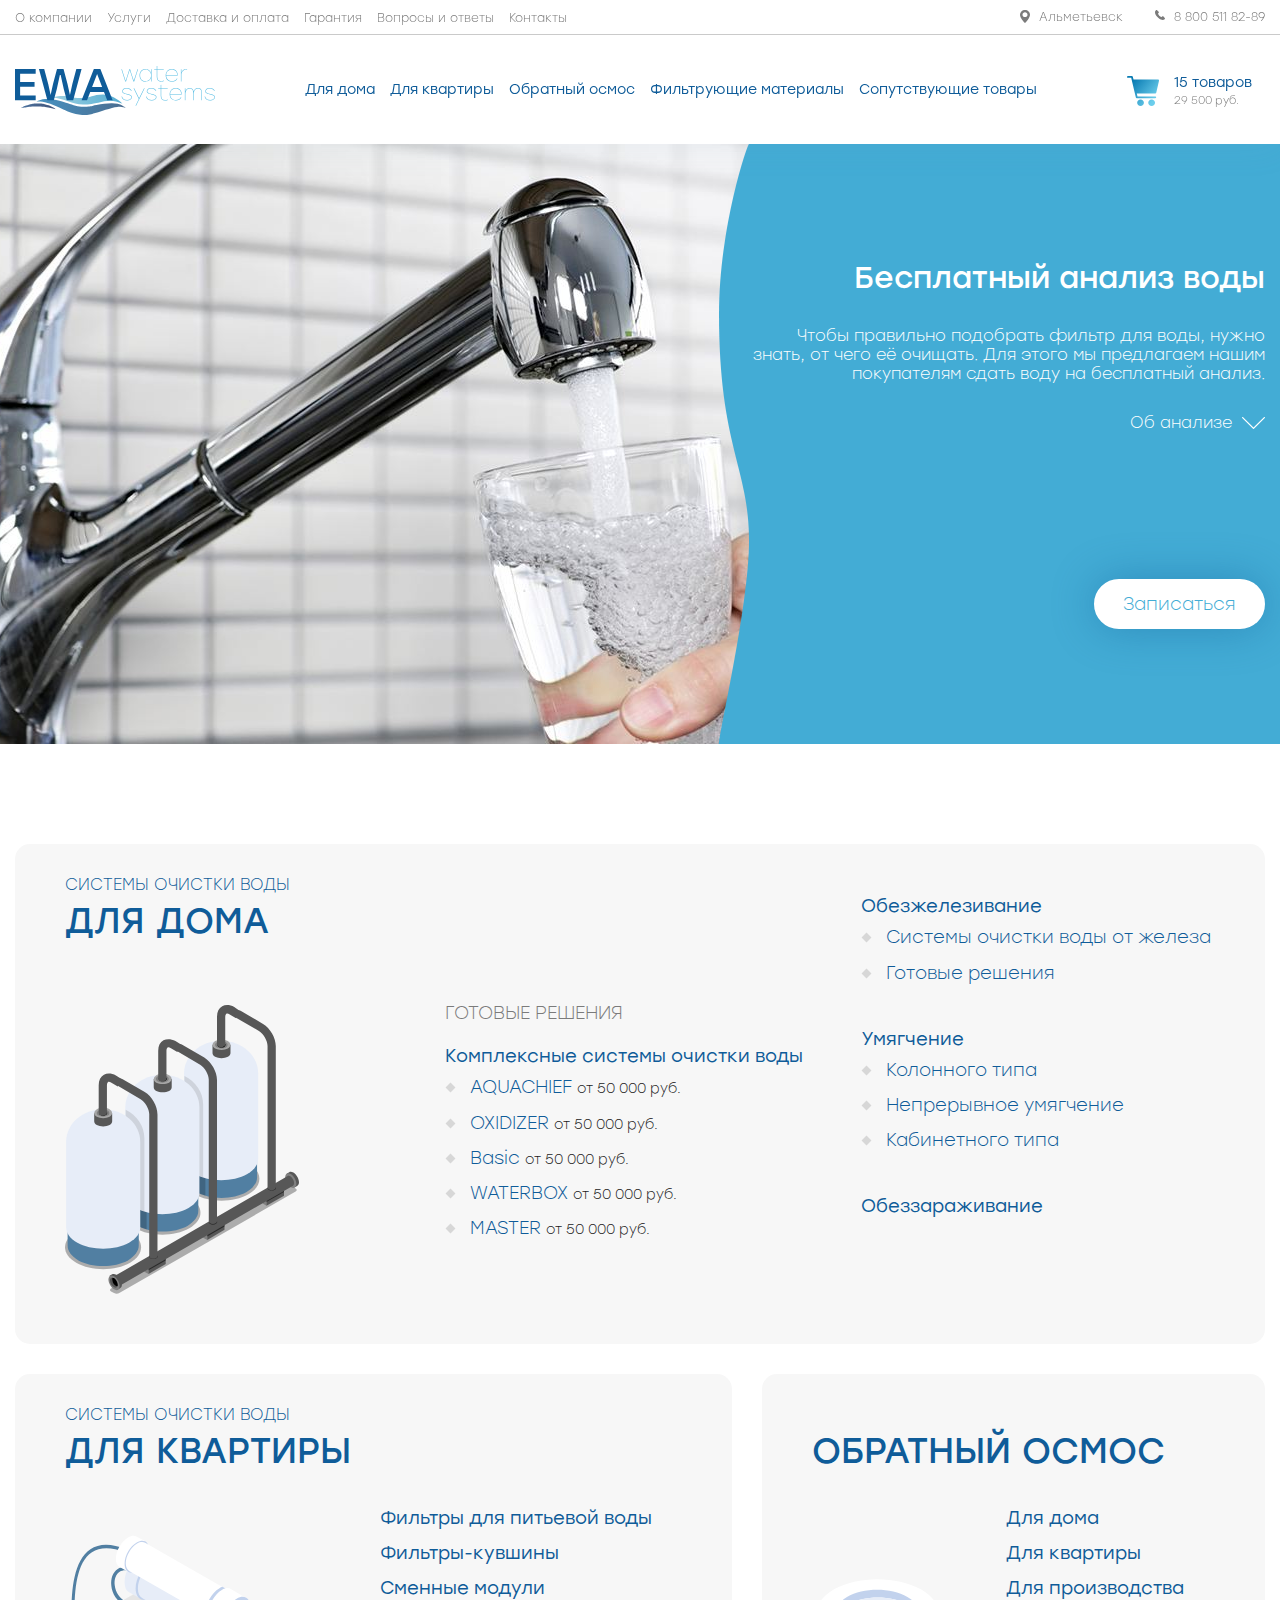
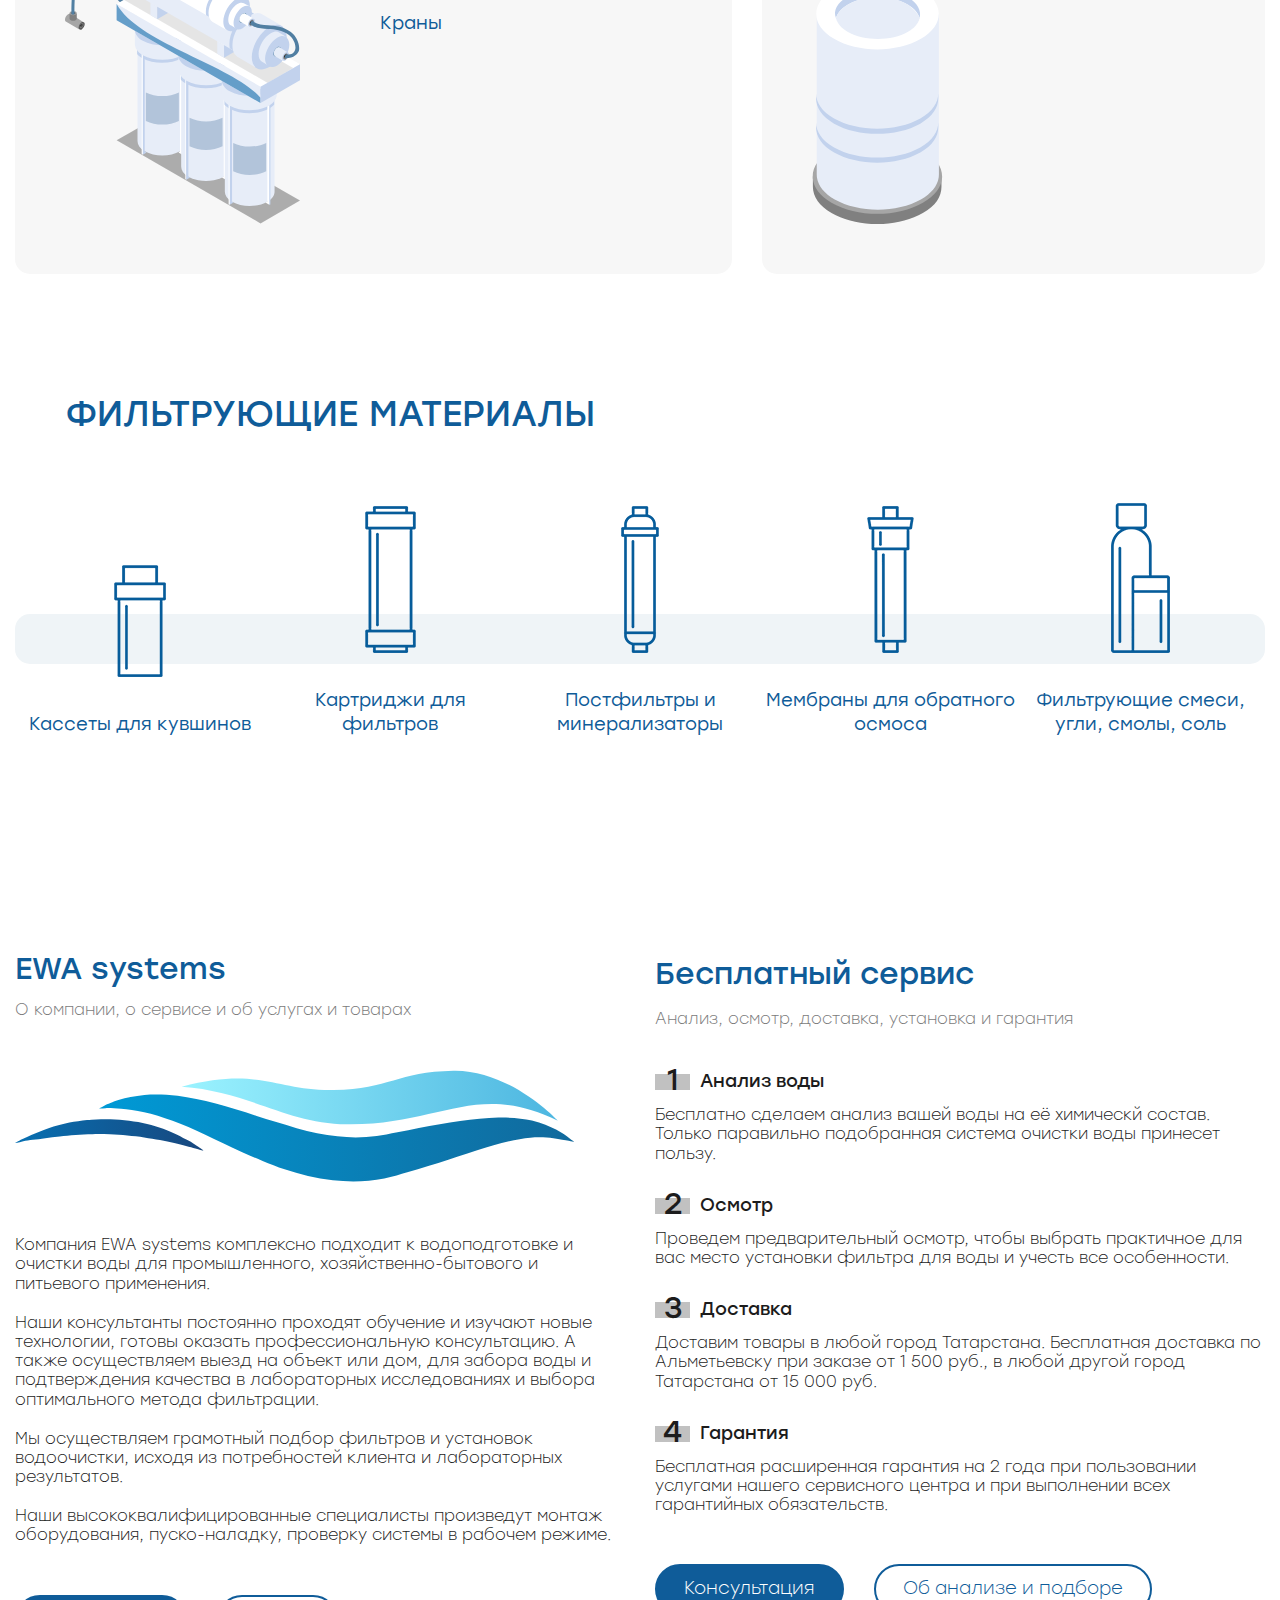
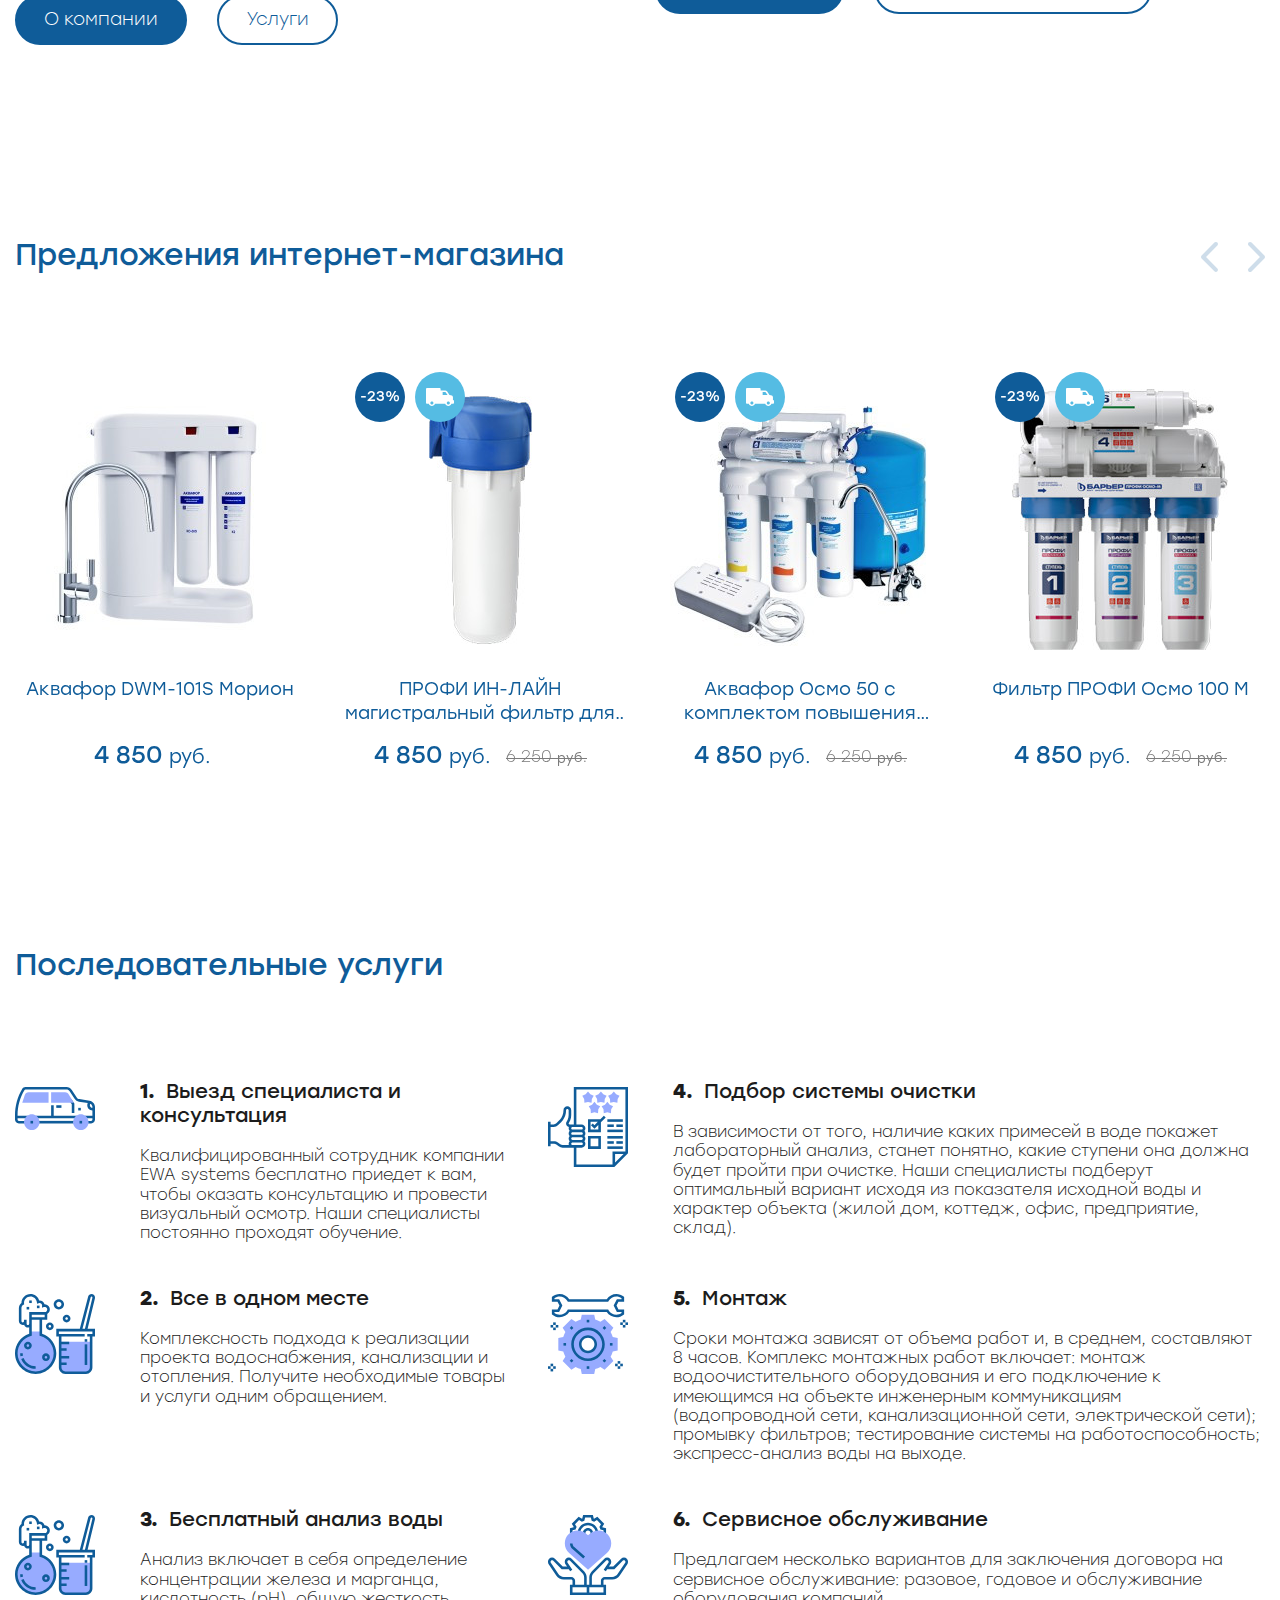
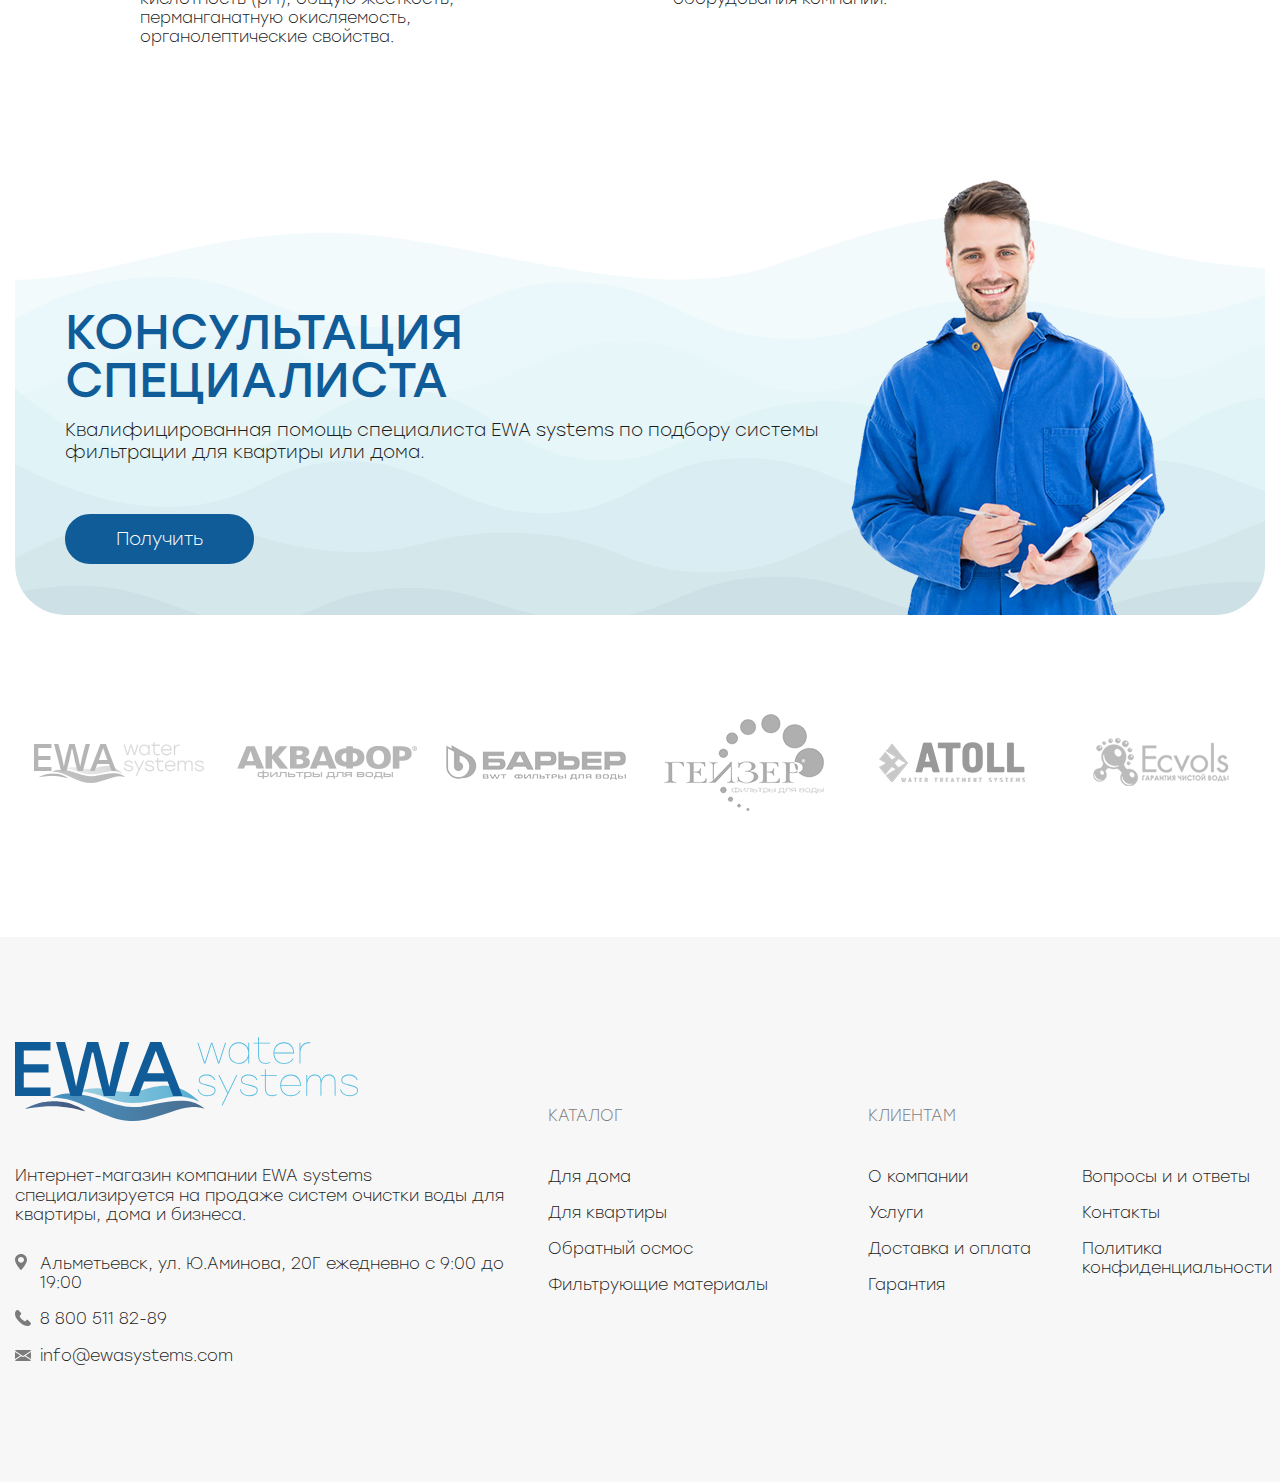
<file: index.html>
<!DOCTYPE html>
<html lang="ru">
<head>
    <meta charset="UTF-8">
    <meta name="viewport" content="width=device-width, initial-scale=1.0, shrink-to-fit=no">
    <title>EWA water system</title>

    <!-- additional styles -->
    <link rel="stylesheet" href="css/bootstrap.min.css">
    <link rel="stylesheet" href="css/swiper.min.css">

    <!-- common styles -->
    <link rel="stylesheet" href="fonts/stolzl/stolzl.css">
    <link rel="stylesheet" href="css/style.css">
    <link rel="stylesheet" href="css/media.css">

    <!-- scripts -->
    <script src="js/jquery.min.js"></script>
    <script src="js/bootstrap.bundle.min.js"></script>
    <script src="js/swiper.min.js"></script>
</head>
<body>

    <div class="header">
        <div class="header-top">
            <div class="container">
                <div class="row-header-top">
                    <div class="header-top-list">
                        <a href="javascript:void(0)" class="header-top-link">О компании</a>
                        <a href="javascript:void(0)" class="header-top-link">Услуги</a>
                        <a href="javascript:void(0)" class="header-top-link">Доставка и оплата</a>
                        <a href="javascript:void(0)" class="header-top-link">Гарантия</a>
                        <a href="javascript:void(0)" class="header-top-link">Вопросы и ответы</a>
                        <a href="javascript:void(0)" class="header-top-link">Контакты</a>
                    </div>
    
                    <div class="header-contacts">
                        <a href="javascript:void(0)" class="header-contacts-item header-city">
                            Альметьевск
                        </a>
                        <a href="tel:88005118289" class="header-contacts-item header-phone">
                            8 800 511 82-89
                        </a>
                    </div>
                </div>
            </div>
        </div>
        <div class="header-main">
            <div class="container">
                <div class="row-header-main">
                    <a href="/" class="header-logo">
                        <img src="images/ewa-logo.svg" alt="EWA water system" class="header-logo-src">
                    </a>

                    <div class="header-main-list">
                        <a href="javascript:void(0)" class="header-main-link">Для дома</a>
                        <a href="javascript:void(0)" class="header-main-link">Для квартиры</a>
                        <a href="javascript:void(0)" class="header-main-link">Обратный осмос</a>
                        <a href="javascript:void(0)" class="header-main-link">Фильтрующие материалы</a>
                        <a href="javascript:void(0)" class="header-main-link">Сопутствующие товары</a>
                    </div>

                    <!--
                        Если в корзине нету товаров, то убираем класс cart-has-items
                        и в header-cart-title ставим статичный текст "Корзина"
                        блок header-cart-total может быть пустым,
                        он всё равнон будет в display: none
                    -->
                    <a href="javascript:void(0)" class="header-cart cart-has-items">
                        <div class="header-cart-icon">
                            <img src="images/header-cart.svg" alt="Корзина">
                        </div>
                        <div class="header-cart-body">
                            <div class="header-cart-title">15 товаров</div>
                            <div class="header-cart-total">29 500 руб.</div>
                        </div>
                    </a>

                    <div class="responsive-items">
                        <a class="responsive-item header-cart-responsive" href="javascript:void(0)">
                            <img src="images/header-cart.svg" alt="">
                        </a>

                        <div class="responsive-item header-burger">
                            <span class="burger-line line-1"></span>
                            <span class="burger-line line-2"></span>
                            <span class="burger-line line-3"></span>
                        </div>
                    </div>
                </div>
            </div>
        </div>
    </div>

    <div id="homeslider" class="home-slider swiper-container">
        <div class="swiper-wrapper">
            <div class="swiper-slide">
                <div class="home-slider-slide">
                    <div class="container-fluid container-abs">
                        <div class="row row-slider">
                            <div class="col-lg-7 col-12 col-slider">
                                <div class="home-slider-photo" style="background-image: url(images/home-slider/slide-1.jpg);"></div>
                            </div>
                            <div class="col-lg-5 col-12">
                                <div class="slider-content"></div>
                            </div>
                        </div>
                    </div>

                    <div class="container container-relative right-slider-col">
                        <div class="row row-slider">
                            <div class="col-lg-7 col-12 col-slider"></div>
                            <div class="col-lg-5 col-12 col-slider">
                                <div class="slider-content slider-right-content">
                                    <div class="home-slider-title">Бесплатный анализ воды</div>
                                    <div class="home-slider-desc">
                                        Чтобы правильно подобрать фильтр для воды, нужно знать, <br>
                                        от чего её очищать. Для этого мы предлагаем нашим <br>
                                        покупателям сдать воду на бесплатный анализ.

                                        <div class="home-slider-more">Об анализе</div>

                                        <div class="home-slider-more-text">
                                            Анализ включает в себя определение концентрации железа и <br>
                                            марганца, кислотность (рН), общую жесткость, перманганатную <br>
                                            окисляемость, органолептические свойства.
                                        </div>

                                        <a href="javascript:void(0)" class="button-default slider-btn" data-toggle="modal" data-target="#freeAnalyzeModal">Записаться</a>
                                    </div>
                                </div>
                            </div>
                        </div>
                    </div>
                </div>
            </div>
        </div>
    </div>

    <div class="section-products">
        <div class="container">
            <div class="row row-products-cats">
                <div class="col-12">
                    <div class="products-block">
                        <div class="products-block-flex">
                            <div class="products-col-left">
                                <div class="products-heading">
                                    Системы очистки воды
                                    <div class="products-title">Для дома</div>
                                </div>
                            </div>
                            <div class="products-col-right">
                                <div class="products-col-right-col">
                                    <div class="products-cats-inner">
                                        <div class="products-cats-title">Готовые решения</div>
                                        <a href="javascript:void(0)" class="products-cats-name">Комплексные системы очистки воды</a>
                                        <ul class="products-cats-list">
                                            <li class="products-cats-item">
                                                <a class="products-cats-link" href="javascript:void(0)">AQUACHIEF</a>
                                                <span>от 50 000 руб.</span>
                                            </li>
                                            <li class="products-cats-item">
                                                <a class="products-cats-link" href="javascript:void(0)">OXIDIZER</a>
                                                <span>от 50 000 руб.</span>
                                            </li>
                                            <li class="products-cats-item">
                                                <a class="products-cats-link" href="javascript:void(0)">Basic</a>
                                                <span>от 50 000 руб.</span>
                                            </li>
                                            <li class="products-cats-item">
                                                <a class="products-cats-link" href="javascript:void(0)">WATERBOX</a>
                                                <span>от 50 000 руб.</span>
                                            </li>
                                            <li class="products-cats-item">
                                                <a class="products-cats-link" href="javascript:void(0)">MASTER</a>
                                                <span>от 50 000 руб.</span>
                                            </li>
                                        </ul>
                                    </div>
                                </div>
                                <div class="products-col-right-col">
                                    <div class="products-cats-inner">
                                        <a href="javascript:void(0)" class="products-cats-name">Обезжелезивание</a>
                                        <ul class="products-cats-list">
                                            <li class="products-cats-item">
                                                <a class="products-cats-link" href="javascript:void(0)">Системы очистки воды от железа</a>
                                            </li>
                                            <li class="products-cats-item">
                                                <a class="products-cats-link" href="javascript:void(0)">Готовые решения</a>
                                            </li>
                                        </ul>
                                    </div>
                                    <div class="products-cats-inner">
                                        <a href="javascript:void(0)" class="products-cats-name">Умягчение</a>
                                        <ul class="products-cats-list">
                                            <li class="products-cats-item">
                                                <a class="products-cats-link" href="javascript:void(0)">Колонного типа</a>
                                            </li>
                                            <li class="products-cats-item">
                                                <a class="products-cats-link" href="javascript:void(0)">Непрерывное умягчение</a>
                                            </li>
                                            <li class="products-cats-item">
                                                <a class="products-cats-link" href="javascript:void(0)">Кабинетного типа</a>
                                            </li>
                                        </ul>
                                    </div>
                                    <div class="products-cats-inner">
                                        <a href="javascript:void(0)" class="products-cats-name">Обеззараживание</a>
                                    </div>
                                </div>
                            </div>
                        </div>

                        <img src="images/for-1.svg" alt="" class="products-image-abs products-image-responsive-1">
                    </div>
                </div>
                <div class="col-lg-7 col-12">
                    <div class="products-block">
                        <div class="products-head">
                            <div class="products-heading">
                                Системы очистки воды
                                <div class="products-title">Для квартиры</div>
                            </div>
                        </div>
                        <div class="products-block-flex">
                            <div class="products-block-col products-block-index-2">
                                <div class="products-cats-inner">
                                    <ul class="products-cats-list style-none">
                                        <li class="products-cats-item">
                                            <a class="products-cats-link" href="javascript:void(0)"><b>Фильтры для питьевой воды</b></a>
                                        </li>
                                        <li class="products-cats-item">
                                            <a class="products-cats-link" href="javascript:void(0)"><b>Фильтры-кувшины</b></a>
                                        </li>
                                        <li class="products-cats-item">
                                            <a class="products-cats-link" href="javascript:void(0)"><b>Сменные модули</b></a>
                                        </li>
                                        <li class="products-cats-item">
                                            <a class="products-cats-link" href="javascript:void(0)"><b>Краны</b></a>
                                        </li>
                                </div>
                            </div>
                        </div>

                        <img src="images/for-2.svg" alt="" class="products-image-abs products-image-responsive">
                    </div>
                </div>
                <div class="col-lg-5 col-12">
                    <div class="products-block">
                        <div class="products-head">
                            <div class="products-heading">
                                &nbsp;
                                <div class="products-title">Обратный осмос</div>
                            </div>
                        </div>
                        <div class="products-block-flex">
                            <div class="products-block-col products-block-index-3">
                                <div class="products-cats-inner">
                                    <ul class="products-cats-list style-none">
                                        <li class="products-cats-item">
                                            <a class="products-cats-link" href="javascript:void(0)"><b>Для дома</b></a>
                                        </li>
                                        <li class="products-cats-item">
                                            <a class="products-cats-link" href="javascript:void(0)"><b>Для квартиры</b></a>
                                        </li>
                                        <li class="products-cats-item">
                                            <a class="products-cats-link" href="javascript:void(0)"><b>Для производства</b></a>
                                        </li>
                                    </ul>
                                </div>
                            </div>
                        </div>

                        <img src="images/for-3.svg" alt="" class="products-image-abs products-image-responsive">
                    </div>
                </div>

                <div class="col-12">
                    <div class="products-block products-block-custom">
                        <div class="products-head">
                            <div class="products-heading">
                                <div class="products-title">Фильтрующие материалы</div>
                            </div>
                        </div>

                        <div class="products-list">
                            <a href="javascript:void(0)" class="products-list-item">
                                <img src="images/filters/1.png" alt="" class="products-list-image">
                                <div class="products-list-name">
                                    Кассеты <br>
                                    для кувшинов
                                </div>
                            </a>
                            <a href="javascript:void(0)" class="products-list-item">
                                <img src="images/filters/2.png" alt="" class="products-list-image">
                                <div class="products-list-name">
                                    Картриджи <br>
                                    для фильтров
                                </div>
                            </a>
                            <a href="javascript:void(0)" class="products-list-item">
                                <img src="images/filters/3.png" alt="" class="products-list-image">
                                <div class="products-list-name">
                                    Постфильтры <br>
                                    и минерализаторы
                                </div>
                            </a>
                            <a href="javascript:void(0)" class="products-list-item">
                                <img src="images/filters/4.png" alt="" class="products-list-image">
                                <div class="products-list-name">
                                    Мембраны для <br>
                                    обратного осмоса
                                </div>
                            </a>
                            <a href="javascript:void(0)" class="products-list-item">
                                <img src="images/filters/5.png" alt="" class="products-list-image">
                                <div class="products-list-name">
                                    Фильтрующие смеси, <br>
                                    угли, смолы, соль
                                </div>
                            </a>
                        </div>
                    </div>
                </div>
            </div>
        </div>
    </div>

    <div class="section-about">
        <div class="container">
            <div class="row">
                <div class="col-lg-6">
                    <div class="about-title">EWA systems</div>
                    <div class="subheading subheading-line">О компании, о сервисе и об услугах и товарах</div>

                    <div class="about-content">
                        <img class="about-image" src="images/about-image.svg" alt="">

                        <p>
                            Компания EWA systems комплексно подходит к водоподготовке и очистки воды для 
                            промышленного, хозяйственно-бытового и питьевого применения.</p>
                        <p>
                            Наши консультанты постоянно проходят обучение и изучают новые технологии, 
                            готовы оказать профессиональную консультацию. А также осуществляем выезд 
                            на объект или дом, для забора воды и подтверждения качества в лабораторных 
                            исследованиях и выбора оптимального метода фильтрации.</p>
                        <p>
                            Мы осуществляем грамотный подбор фильтров и установок водоочистки, исходя 
                            из потребностей клиента и лабораторных результатов.</p>
                        <p>
                            Наши высококвалифицированные специалисты произведут монтаж 
                            оборудования, пуско-наладку, проверку системы в рабочем режиме.
                        </p>
                    </div>

                    <div class="section-btns">
                        <a href="javascript:void(0)" class="button-default button-active">О компании</a>
                        <a href="javascript:void(0)" class="button-default button-border">Услуги</a>
                    </div>
                </div>
                <div class="col-lg-6 col-about">
                    <div class="section-heading">Бесплатный сервис</div>

                    <div class="subheading">Анализ, осмотр, доставка, установка и гарантия</div>

                    <div class="about-list">
                        <div class="about-list-item">
                            <div class="about-list-head">
                                <div class="about-list-count"><span>1</span></div>
                                <div class="about-list-name">Анализ воды</div>
                            </div>
                            <div class="about-list-desc">
                                Бесплатно сделаем анализ вашей воды на её химическй состав. Только 
                                паравильно подобранная система очистки воды принесет пользу.
                            </div>
                        </div>
                        <div class="about-list-item">
                            <div class="about-list-head">
                                <div class="about-list-count"><span>2</span></div>
                                <div class="about-list-name">Осмотр</div>
                            </div>
                            <div class="about-list-desc">
                                Проведем предварительный осмотр, чтобы выбрать практичное для вас 
                                место установки фильтра для воды и учесть все особенности.
                            </div>
                        </div>
                        <div class="about-list-item">
                            <div class="about-list-head">
                                <div class="about-list-count"><span>3</span></div>
                                <div class="about-list-name">Доставка</div>
                            </div>
                            <div class="about-list-desc">
                                Доставим товары в любой город Татарстана. Бесплатная доставка по 
                                Альметьевску при заказе от 1 500 руб., в любой другой город 
                                Татарстана от 15 000 руб.
                            </div>
                        </div>
                        <div class="about-list-item">
                            <div class="about-list-head">
                                <div class="about-list-count"><span>4</span></div>
                                <div class="about-list-name">Гарантия</div>
                            </div>
                            <div class="about-list-desc">
                                Бесплатная расширенная гарантия на 2 года при пользовании 
                                услугами нашего сервисного центра и при выполнении всех 
                                гарантийных обязательств.
                            </div>
                        </div>
                    </div>

                    <div class="section-btns">
                        <a href="javascript:void(0)" class="button-default button-active" data-toggle="modal" data-target="#consultModal">Консультация</a>
                        <a href="javascript:void(0)" class="button-default button-border">Об анализе и подборе</a>
                    </div>
                </div>
            </div>
        </div>
    </div>

    <div class="section-slider section-recomms">
        <div class="container">
            <div class="section-head">
                <div class="section-heading">Предложения интернет-магазина</div>

                <div class="slider-products-controls">
                    <div class="slider-products-item product-slider-prev">
                        <img src="images/product-slider-prev.svg" alt="">
                    </div>
                    <div class="slider-products-item product-slider-next">
                        <img src="images/product-slider-next.svg" alt="">
                    </div>
                </div>
            </div>

            <div class="row">
                <div class="slider-products slider-recomms swiper-container">
                    <div class="swiper-wrapper">
                        <div class="swiper-slide">
                            <div class="product-item catalog-product-item" data-product-id="0">
                                <a href="javascript:void(0)" class="product-item-photo" style="background-image: url(images/product-slider/1.jpg);"></a>
                                <a href="javascript:void(0)" class="product-item-name">Аквафор DWM-101S Морион</a>
                                <a href="javascript:void(0)" class="product-item-prices component-prices">
                                    <span class="newprice">4 850 <span>руб.</span></span>
                                    <span class="oldprice"></span>
                                </a>
                                <div class="product-item-actions">
                                    <a href="javascript:void(0)" class="product-item-buy">Купить</a>
                                    <a href="javascript:void(0)" class="product-item-info" data-product-id="0">
                                        <div class="product-item-info-inner-tooltip">
                                            0) Экономит до 9 тонн воды в год. Оптимизирует минерализацию Mg и Ca от исходной жесткости. Мягкая вода - основа яркого вкуса блюд. Эффективен при низком давлении без электронасоса.Легкая и безопасная замена модулей по клику.
                                        </div>
                                    </a>
                                </div>
                            </div>
                        </div>
                        <div class="swiper-slide">
                            <div class="product-item catalog-product-item" data-product-id="1">
                                <div class="product-item-bubble bubble-discount">-23%</div>
                                <div class="product-item-bubble bubble-delivery" title="Бесплатная доставка!" data-product-id="1"></div>
                                <a href="javascript:void(0)" class="product-item-photo" style="background-image: url(images/product-slider/2.jpg);"></a>
                                <a href="javascript:void(0)" class="product-item-name">
                                    ПРОФИ ИН-ЛАЙН магистральный 
                                    фильтр для холодной воды
                                </a>
                                <a href="javascript:void(0)" class="product-item-prices component-prices">
                                    <span class="newprice">4 850 <span>руб.</span></span>
                                    <span class="oldprice">6 250 <span>руб.</span></span>
                                </a>
                                <div class="product-item-actions">
                                    <a href="javascript:void(0)" class="product-item-buy">Купить</a>
                                    <a href="javascript:void(0)" class="product-item-info" data-product-id="1">
                                        <div class="product-item-info-inner-tooltip">
                                            1) Экономит до 9 тонн воды в год. Оптимизирует минерализацию Mg и Ca от исходной жесткости. Мягкая вода - основа яркого вкуса блюд. Эффективен при низком давлении без электронасоса.Легкая и безопасная замена модулей по клику.
                                        </div>
                                    </a>
                                </div>
                            </div>
                        </div>
                        <div class="swiper-slide">
                            <div class="product-item catalog-product-item" data-product-id="2">
                                <div class="product-item-bubble bubble-discount">-23%</div>
                                <div class="product-item-bubble bubble-delivery" title="Бесплатная доставка!" data-product-id="2"></div>
                                <a href="javascript:void(0)" class="product-item-photo" style="background-image: url(images/product-slider/3.jpg);"></a>
                                <a href="javascript:void(0)" class="product-item-name">
                                    Аквафор Осмо 50 с комплектом 
                                    повышения давления
                                </a>
                                <a href="javascript:void(0)" class="product-item-prices component-prices">
                                    <span class="newprice">4 850 <span>руб.</span></span>
                                    <span class="oldprice">6 250 <span>руб.</span></span>
                                </a>
                                <div class="product-item-actions">
                                    <a href="javascript:void(0)" class="product-item-buy">Купить</a>
                                    <a href="javascript:void(0)" class="product-item-info" data-product-id="2">
                                        <div class="product-item-info-inner-tooltip">
                                            2) Экономит до 9 тонн воды в год. Оптимизирует минерализацию Mg и Ca от исходной жесткости. Мягкая вода - основа яркого вкуса блюд. Эффективен при низком давлении без электронасоса.Легкая и безопасная замена модулей по клику.
                                        </div>
                                    </a>
                                </div>
                            </div>
                        </div>
                        <div class="swiper-slide">
                            <div class="product-item catalog-product-item" data-product-id="3">
                                <div class="product-item-bubble bubble-discount">-23%</div>
                                <div class="product-item-bubble bubble-delivery" title="Бесплатная доставка!" data-product-id="3"></div>
                                <a href="javascript:void(0)" class="product-item-photo" style="background-image: url(images/product-slider/4.jpg);"></a>
                                <a href="javascript:void(0)" class="product-item-name">
                                    Фильтр ПРОФИ Осмо 100 М
                                </a>
                                <a href="javascript:void(0)" class="product-item-prices component-prices">
                                    <span class="newprice">4 850 <span>руб.</span></span>
                                    <span class="oldprice">6 250 <span>руб.</span></span>
                                </a>
                                <div class="product-item-actions">
                                    <a href="javascript:void(0)" class="product-item-buy">Купить</a>
                                    <a href="javascript:void(0)" class="product-item-info" data-product-id="3">
                                        <div class="product-item-info-inner-tooltip">
                                            3) Экономит до 9 тонн воды в год. Оптимизирует минерализацию Mg и Ca от исходной жесткости. Мягкая вода - основа яркого вкуса блюд. Эффективен при низком давлении без электронасоса.Легкая и безопасная замена модулей по клику.
                                        </div>
                                    </a>
                                </div>
                            </div>
                        </div>
                    </div>
                </div>
            </div>
        </div>
    </div>

    <div class="section-services">
        <div class="container">
            <div class="section-heading">Последовательные услуги</div>

            <div class="row row-services">
                <div class="col-md-5">
                    <div class="service-item">
                        <div class="service-item-icon"><img src="images/services/1.svg" alt="Выезд специалиста и консультация" class="service-item-icon-src"></div>
                        <div class="service-item-body">
                            <div class="service-item-name"><b>1.</b> Выезд специалиста и консультация</div>
                            <div class="service-item-text">
                                Квалифицированный сотрудник компании EWA 
                                systems бесплатно приедет к вам, чтобы оказать
                                консультацию и провести визуальный осмотр.
                                Наши специалисты постоянно проходят обучение.
                            </div>
                        </div>
                    </div>
                </div>
                <div class="col-md-7">
                    <div class="service-item">
                        <div class="service-item-icon"><img src="images/services/4.svg" alt="Подбор системы очистки" class="service-item-icon-src"></div>
                        <div class="service-item-body">
                            <div class="service-item-name"><b>4.</b> Подбор системы очистки</div>
                            <div class="service-item-text">
                                В зависимости от того, наличие каких примесей в  воде покажет лабораторный 
                                анализ, станет понятно, какие ступени она должна будет пройти при очистке. 
                                Наши специалисты подберут оптимальный вариант исходя из показателя 
                                исходной воды и характер объекта (жилой дом, коттедж, офис, предприятие, 
                                склад). 
                            </div>
                        </div>
                    </div>
                </div>
                <div class="col-md-5">
                    <div class="service-item">
                        <div class="service-item-icon"><img src="images/services/3.svg" alt="Все в одном месте" class="service-item-icon-src"></div>
                        <div class="service-item-body">
                            <div class="service-item-name"><b>2.</b> Все в одном месте</div>
                            <div class="service-item-text">
                                Комплексность подхода к реализации проекта 
                                водоснабжения, канализации и отопления. Получите
                                необходимые товары и услуги одним обращением.
                            </div>
                        </div>
                    </div> 
                </div>
                <div class="col-md-7">
                    <div class="service-item">
                        <div class="service-item-icon"><img src="images/services/5.svg" alt="Монтаж" class="service-item-icon-src"></div>
                        <div class="service-item-body">
                            <div class="service-item-name"><b>5.</b> Монтаж</div>
                            <div class="service-item-text">
                                Сроки монтажа зависят от объема работ и, в среднем, составляют 8 часов. 
                                Комплекс монтажных работ включает: монтаж водоочистительного оборудования 
                                и его подключение к имеющимся на объекте инженерным коммуникациям 
                                (водопроводной сети, канализационной сети, электрической сети); промывку 
                                фильтров; тестирование системы на работоспособность; экспресс-анализ воды 
                                на выходе. 
                            </div>
                        </div>
                    </div>
                </div>
                <div class="col-md-5">
                    <div class="service-item">
                        <div class="service-item-icon"><img src="images/services/3.svg" alt="Бесплатный анализ воды" class="service-item-icon-src"></div>
                        <div class="service-item-body">
                            <div class="service-item-name"><b>3.</b> Бесплатный анализ воды</div>
                            <div class="service-item-text">
                                Анализ включает в себя определение концентрации 
                                железа и марганца, кислотность (рН), общую 
                                жесткость, перманганатную окисляемость, 
                                органолептические свойства.
                            </div>
                        </div>
                    </div>
                    
                </div>
                <div class="col-md-7">
                    <div class="service-item">
                        <div class="service-item-icon"><img src="images/services/6.svg" alt="Сервисное обслуживание" class="service-item-icon-src"></div>
                        <div class="service-item-body">
                            <div class="service-item-name"><b>6.</b> Сервисное обслуживание</div>
                            <div class="service-item-text">
                                Предлагаем несколько вариантов для заключения договора на сервисное 
                                обслуживание: разовое, годовое и обслуживание оборудования компаний.                                
                            </div>
                        </div>
                    </div>
                </div>
            </div>
        </div>
    </div>

    <div class="section-consult">
        <div class="container">
            <div class="consult-content">
                <div class="consult-heading">Консультация специалиста</div>

                <div class="consult-desc">
                    Квалифицированная помощь специалиста EWA systems по подбору <br>
                    системы фильтрации для квартиры или дома.
                </div>

                <a href="javascript:void(0)" class="button-default button-active consult-btn" data-toggle="modal" data-target="#consultModal">Получить</a>

                <img src="images/consult-men.png" alt="" class="consult-men">
            </div>
        </div>
    </div>

    <div class="section-partners">
        <div class="container">
            <div class="slider-partners swiper-container">
                <div class="swiper-wrapper">
                    <div class="swiper-slide"><img src="images/partners/1.png" alt="" class="partner-logo"></div>
                    <div class="swiper-slide"><img src="images/partners/2.png" alt="" class="partner-logo"></div>
                    <div class="swiper-slide"><img src="images/partners/3.png" alt="" class="partner-logo"></div>
                    <div class="swiper-slide"><img src="images/partners/4.png" alt="" class="partner-logo"></div>
                    <div class="swiper-slide"><img src="images/partners/5.png" alt="" class="partner-logo"></div>
                    <div class="swiper-slide"><img src="images/partners/6.png" alt="" class="partner-logo"></div>
                </div>
            </div>
        </div>
    </div>
    
    <div class="footer">
        <div class="container">
            <div class="row">
                <div class="col-lg-5">
                    <a class="footer-logo" href="/">
                        <img class="footer-logo-src" src="images/ewa-logo.svg" alt="">
                    </a>

                    <div class="footer-desc">
                        Интернет-магазин компании EWA systems <br>
                        специализируется на продаже систем очистки воды <br>
                        для квартиры, дома и бизнеса.
                    </div>

                    <div class="footer-contacts">
                        <div class="footer-contacts-item footer-pin">
                            Альметьевск, ул. Ю.Аминова, 20Г<br>
                            ежедневно с 9:00 до 19:00
                        </div>
                        <div class="footer-contacts-item footer-phone">
                            <a href="tel:88005118289" class="footer-link">8 800 511 82-89</a>
                        </div>
                        <div class="footer-contacts-item footer-email">
                            <a href="mailto:info@ewasystems.com" class="footer-link">info@ewasystems.com</a>
                        </div>
                    </div>
                </div>
                <div class="col-lg-3 col-footer">
                    <div class="footer-title">Каталог</div>

                    <div class="footer-nav">
                        <div class="footer-nav-item">
                            <a href="javascript:void(0)" class="footer-nav-link footer-link">Для дома</a>
                        </div>
                        <div class="footer-nav-item">
                            <a href="javascript:void(0)" class="footer-nav-link footer-link">Для квартиры</a>
                        </div>
                        <div class="footer-nav-item">
                            <a href="javascript:void(0)" class="footer-nav-link footer-link">Обратный осмос</a>
                        </div>
                        <div class="footer-nav-item">
                            <a href="javascript:void(0)" class="footer-nav-link footer-link">Фильтрующие материалы</a>
                        </div>
                    </div>
                </div>
                <div class="col-lg-2 col-footer">
                    <div class="footer-title">Клиентам</div>

                    <div class="footer-nav">
                        <div class="footer-nav-item">
                            <a href="javascript:void(0)" class="footer-nav-link footer-link">О компании</a>
                        </div>
                        <div class="footer-nav-item">
                            <a href="javascript:void(0)" class="footer-nav-link footer-link">Услуги</a>
                        </div>
                        <div class="footer-nav-item">
                            <a href="javascript:void(0)" class="footer-nav-link footer-link">Доставка и оплата</a>
                        </div>
                        <div class="footer-nav-item">
                            <a href="javascript:void(0)" class="footer-nav-link footer-link">Гарантия</a>
                        </div>
                    </div>
                </div>
                <div class="col-lg-2 col-footer">
                    <div class="footer-title">&nbsp;</div>

                    <div class="footer-nav">
                        <div class="footer-nav-item">
                            <a href="javascript:void(0)" class="footer-nav-link footer-link">Вопросы и и ответы</a>
                        </div>
                        <div class="footer-nav-item">
                            <a href="javascript:void(0)" class="footer-nav-link footer-link">Контакты</a>
                        </div>
                        <div class="footer-nav-item">
                            <a href="javascript:void(0)" class="footer-nav-link footer-link">Политика конфиденциальности</a>
                        </div>
                    </div>
                </div>
            </div>
        </div>
    </div>

    <div class="overlay"></div>

    <!-- Modal бесплатный анализ -->
    <div class="modal modal-custom fade" id="freeAnalyzeModal" tabindex="-1" role="dialog" aria-labelledby="freeAnalyzeModalLabel" aria-hidden="true">
        <div class="modal-dialog modal-dialog-custom modal-dialog-centered" role="document">
            <div class="modal-content-custom">
                <div class="modal-custom-head">
                    <div class="modal-custom-title">Бесплатный анализ воды</div>
                    <div class="modal-custom-subtitle">
                        Анализ включает в себя определение концентрации  железа и 
                        марганца, кислотность (рН), общую  жесткость, перманганатную 
                        окисляемость, органолептические свойства.
                    </div>
                    <a href="javascript:void(0)" class="modal-custom-close" data-dismiss="modal">
                        <img src="images/modal-close.svg" alt="">
                    </a>
                </div>
                <div class="modal-custom-body">
                    <div class="modal-form-wrap">
                        <form class="modal-form-block">
                            <label class="modal-form-label">
                                <input type="text" class="modal-form-input" placeholder="Ваше имя">
                            </label>
                            <label class="modal-form-label">
                                <input type="text" class="modal-form-input" placeholder="Телефон">
                            </label>
                            <div class="modal-form-label">
                                <button class="modal-form-button button-default button-active" type="submit">Отправить</button>
                            </div>
                        </form>
                    </div>

                    <div class="modal-form-agree">
                        Нажав на кнопку “Отправить”, вы даете согласие <br>
                        на обработку персональных данных.
                    </div>
                </div>
            </div>
        </div>
    </div>

    <!-- Modal консультация -->
    <div class="modal modal-custom fade" id="consultModal" tabindex="-1" role="dialog" aria-labelledby="consultModalLabel" aria-hidden="true">
        <div class="modal-dialog modal-dialog-custom modal-dialog-centered" role="document">
            <div class="modal-content-custom">
                <div class="modal-custom-head">
                    <div class="modal-custom-title">Консультация</div>
                    <div class="modal-custom-subtitle">
                        Квалифицированная помощь специалиста EWA systems
                    </div>
                    <a href="javascript:void(0)" class="modal-custom-close" data-dismiss="modal">
                        <img src="images/modal-close.svg" alt="">
                    </a>
                </div>
                <div class="modal-custom-body">
                    <div class="modal-form-wrap">
                        <form class="modal-form-block">
                            <label class="modal-form-label">
                                <input type="text" class="modal-form-input" placeholder="Ваше имя">
                            </label>
                            <label class="modal-form-label">
                                <input type="text" class="modal-form-input" placeholder="Телефон">
                            </label>
                            <div class="modal-form-label">
                                <button class="modal-form-button button-default button-active" type="submit">Отправить</button>
                            </div>
                        </form>
                    </div>

                    <div class="modal-form-agree">
                        Нажав на кнопку “Отправить”, вы даете согласие <br>
                        на обработку персональных данных.
                    </div>
                </div>
            </div>
        </div>
    </div>

    <!-- custom scripts -->
    <script src="js/main.js"></script>
</body>
</html>
</file>
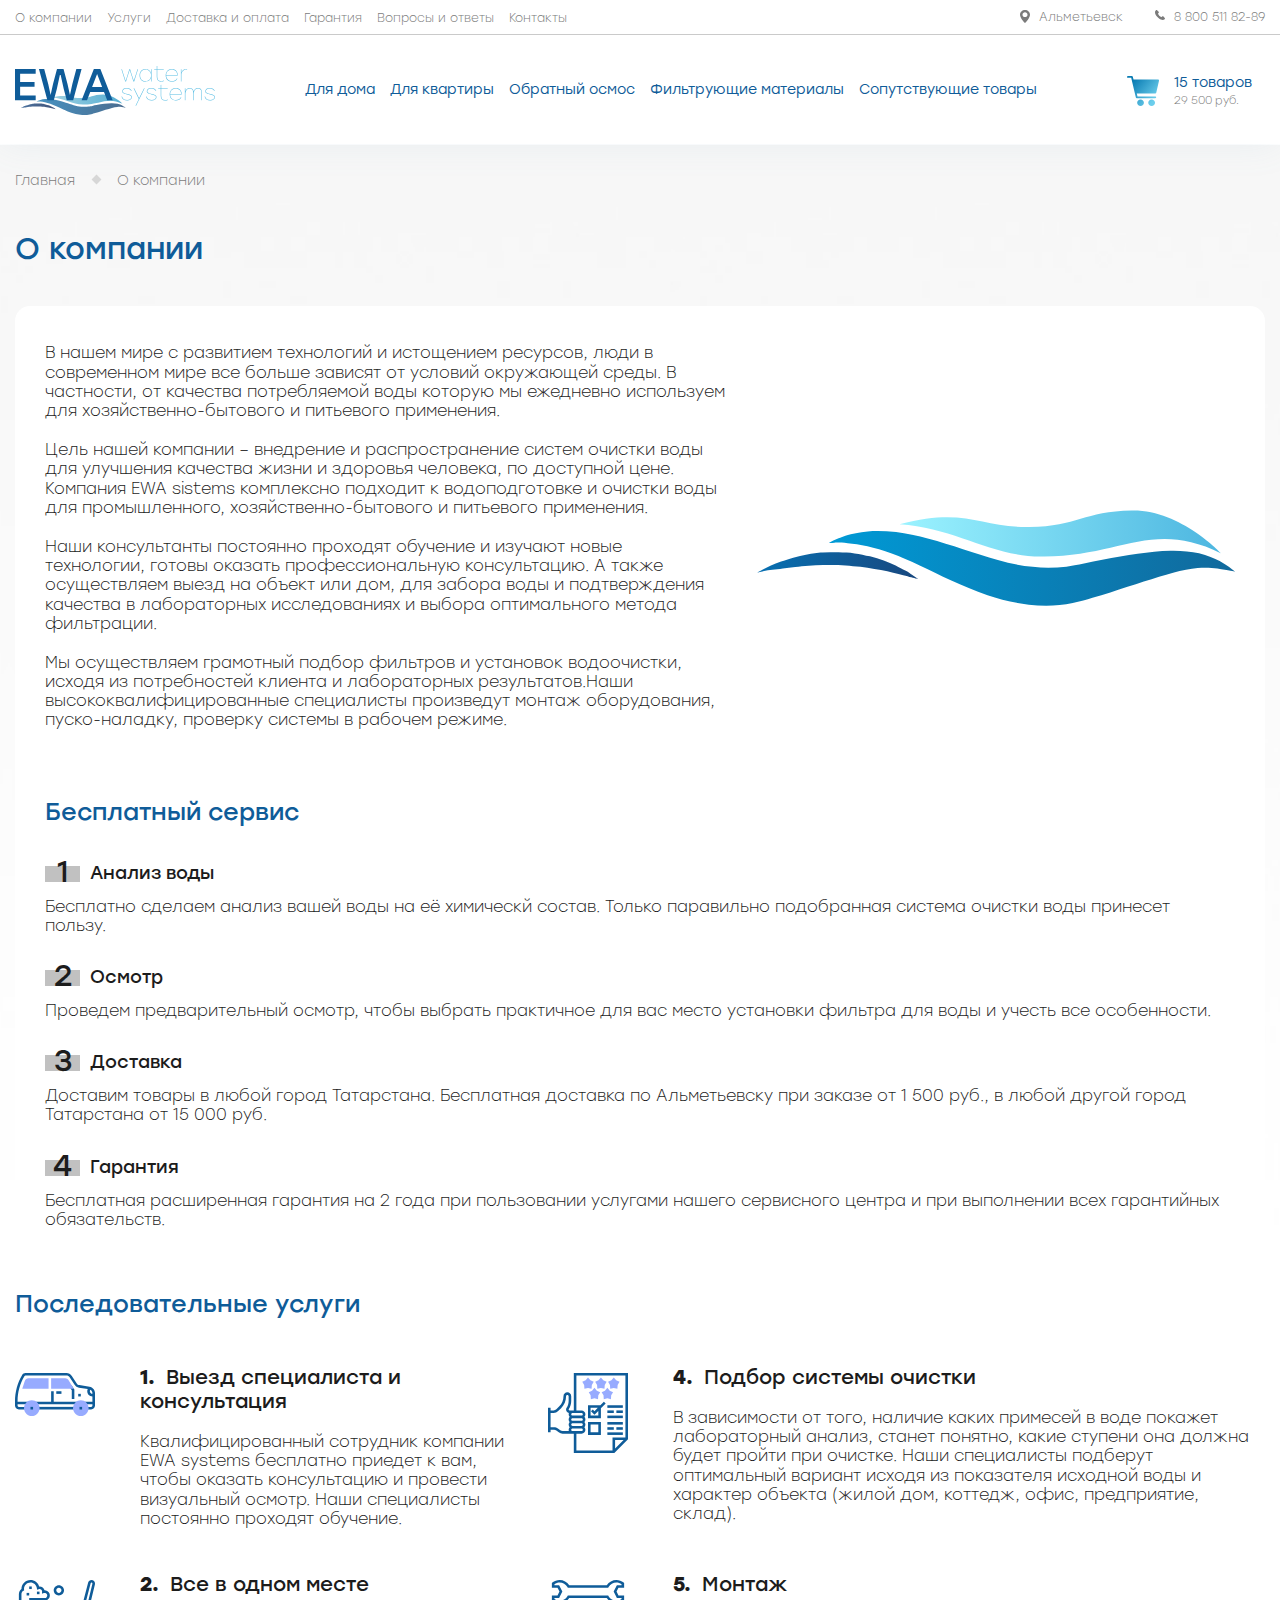
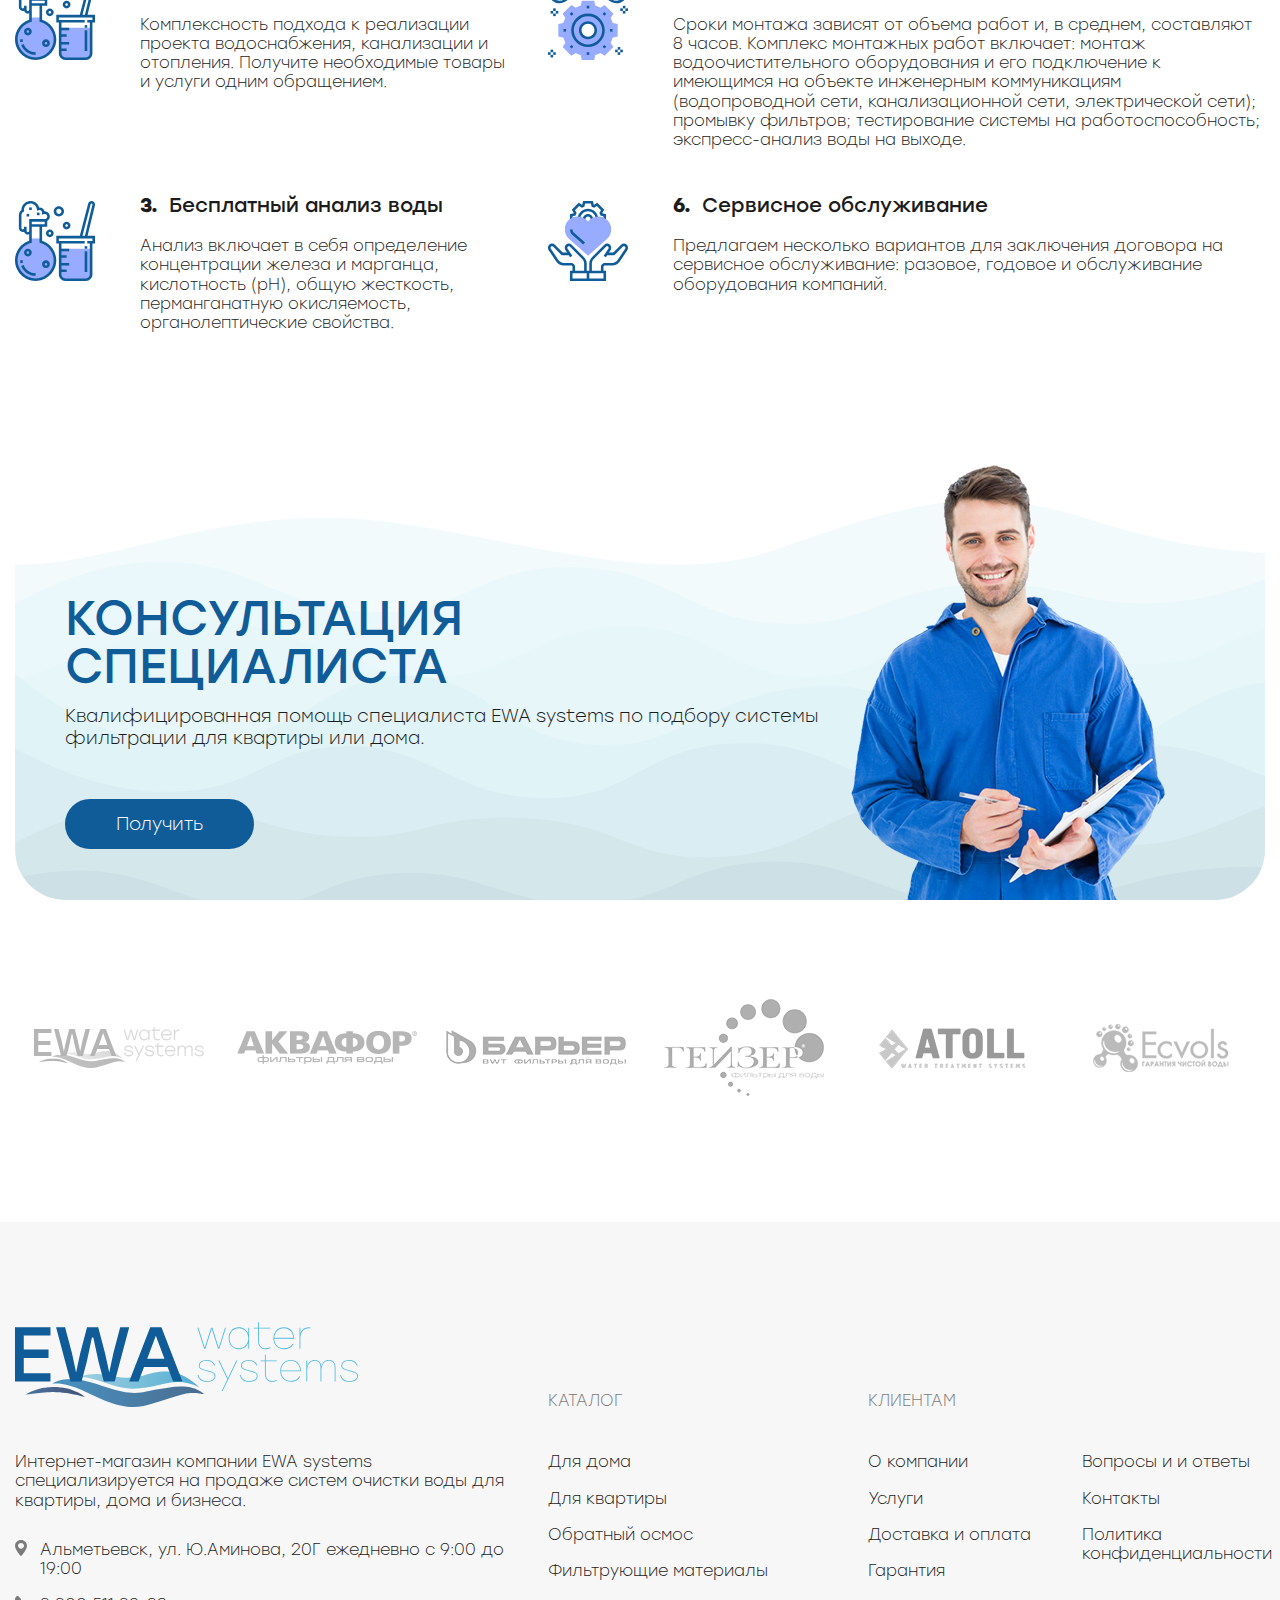
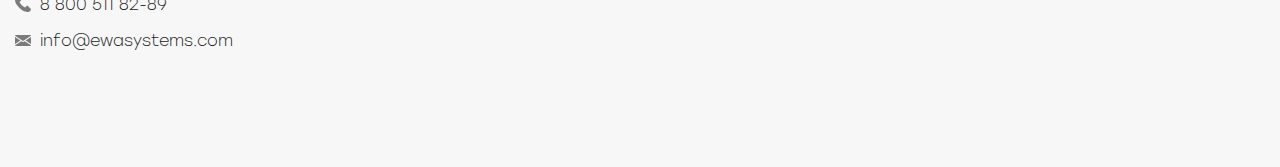
<file: about.html>
<!DOCTYPE html>
<html lang="ru">
<head>
    <meta charset="UTF-8">
    <meta name="viewport" content="width=device-width, initial-scale=1.0, shrink-to-fit=no">
    <title>EWA water system</title>

    <!-- additional styles -->
    <link rel="stylesheet" href="css/bootstrap.min.css">
    <link rel="stylesheet" href="css/swiper.min.css">

    <!-- common styles -->
    <link rel="stylesheet" href="fonts/stolzl/stolzl.css">
    <link rel="stylesheet" href="css/style.css">
    <link rel="stylesheet" href="css/media.css">

    <!-- scripts -->
    <script src="js/jquery.min.js"></script>
    <script src="js/bootstrap.bundle.min.js"></script>
    <script src="js/swiper.min.js"></script>
</head>
<body>

    <div class="header">
        <div class="header-top">
            <div class="container">
                <div class="row-header-top">
                    <div class="header-top-list">
                        <a href="javascript:void(0)" class="header-top-link">О компании</a>
                        <a href="javascript:void(0)" class="header-top-link">Услуги</a>
                        <a href="javascript:void(0)" class="header-top-link">Доставка и оплата</a>
                        <a href="javascript:void(0)" class="header-top-link">Гарантия</a>
                        <a href="javascript:void(0)" class="header-top-link">Вопросы и ответы</a>
                        <a href="javascript:void(0)" class="header-top-link">Контакты</a>
                    </div>
    
                    <div class="header-contacts">
                        <a href="javascript:void(0)" class="header-contacts-item header-city">
                            Альметьевск
                        </a>
                        <a href="tel:88005118289" class="header-contacts-item header-phone">
                            8 800 511 82-89
                        </a>
                    </div>
                </div>
            </div>
        </div>
        <div class="header-main">
            <div class="container">
                <div class="row-header-main">
                    <a href="/" class="header-logo">
                        <img src="images/ewa-logo.svg" alt="EWA water system" class="header-logo-src">
                    </a>

                    <div class="header-main-list">
                        <a href="javascript:void(0)" class="header-main-link">Для дома</a>
                        <a href="javascript:void(0)" class="header-main-link">Для квартиры</a>
                        <a href="javascript:void(0)" class="header-main-link">Обратный осмос</a>
                        <a href="javascript:void(0)" class="header-main-link">Фильтрующие материалы</a>
                        <a href="javascript:void(0)" class="header-main-link">Сопутствующие товары</a>
                    </div>

                    <!--
                        Если в корзине нету товаров, то убираем класс cart-has-items
                        и в header-cart-title ставим статичный текст "Корзина"
                        блок header-cart-total может быть пустым,
                        он всё равнон будет в display: none
                    -->
                    <a href="javascript:void(0)" class="header-cart cart-has-items">
                        <div class="header-cart-icon">
                            <img src="images/header-cart.svg" alt="Корзина">
                        </div>
                        <div class="header-cart-body">
                            <div class="header-cart-title">15 товаров</div>
                            <div class="header-cart-total">29 500 руб.</div>
                        </div>
                    </a>

                    <div class="responsive-items">
                        <a class="responsive-item header-cart-responsive" href="javascript:void(0)">
                            <img src="images/header-cart.svg" alt="">
                        </a>

                        <div class="responsive-item header-burger">
                            <span class="burger-line line-1"></span>
                            <span class="burger-line line-2"></span>
                            <span class="burger-line line-3"></span>
                        </div>
                    </div>
                </div>
            </div>
        </div>
    </div>

    <div class="page-layout">
        <div class="page-bc">
            <div class="container">
                <div class="page-bc-list">
                    <a href="javascript:void(0)" class="page-bc-link">Главная</a>
                    <a href="javascript:void(0)" class="page-bc-link">О компании</a>
                </div>
            </div>
        </div>

        <div class="container">
            <div class="section-head">
                <div class="section-heading">
                    О компании
                </div>
            </div>

            <div class="page-layout-inner">
                <div class="row">
                    <div class="col-lg-7">
                        <div class="about-page-content">
                            <p>В нашем мире с развитием технологий и истощением ресурсов, люди в современном мире 
                            все больше зависят от условий окружающей среды. В частности, от качества потребляемой 
                            воды которую мы ежедневно используем для хозяйственно-бытового и питьевого 
                            применения.</p>
                            
                            <p>Цель нашей компании – внедрение и распространение систем очистки воды для улучшения 
                            качества жизни и здоровья человека, по доступной цене.
                            Компания EWA sistems комплексно подходит к водоподготовке и очистки воды для 
                            промышленного, хозяйственно-бытового и питьевого применения.</p> 
                            
                            <p>Наши консультанты постоянно проходят обучение и изучают новые технологии, готовы 
                            оказать профессиональную консультацию. А также осуществляем выезд на объект или дом, 
                            для забора воды и подтверждения качества в лабораторных исследованиях и выбора 
                            оптимального метода фильтрации.</p>
                            
                            <p></p>Мы осуществляем грамотный подбор фильтров и установок водоочистки, исходя из 
                            потребностей клиента и лабораторных результатов.Наши высококвалифицированные 
                            специалисты произведут монтаж оборудования, пуско-наладку, проверку системы в рабочем 
                            режиме.</p>
                        </div>
                    </div>
                    <div class="col-lg-5">
                        <div class="about-image-center">
                            <img class="about-image-src" src="images/about-image.svg" alt="О компании">
                        </div>
                    </div>

                    <div class="col-12">
                        <div class="about-services">
                            <div class="section-heading heading-small">Бесплатный сервис</div>

                            <div class="about-services-list">
                                <div class="about-list-item">
                                    <div class="about-list-head">
                                        <div class="about-list-count"><span>1</span></div>
                                        <div class="about-list-name">Анализ воды</div>
                                    </div>
                                    <div class="about-list-desc">
                                        Бесплатно сделаем анализ вашей воды на её химическй состав. Только 
                                        паравильно подобранная система очистки воды принесет пользу.
                                    </div>
                                </div>
                                <div class="about-list-item">
                                    <div class="about-list-head">
                                        <div class="about-list-count"><span>2</span></div>
                                        <div class="about-list-name">Осмотр</div>
                                    </div>
                                    <div class="about-list-desc">
                                        Проведем предварительный осмотр, чтобы выбрать практичное для вас 
                                        место установки фильтра для воды и учесть все особенности.
                                    </div>
                                </div>
                                <div class="about-list-item">
                                    <div class="about-list-head">
                                        <div class="about-list-count"><span>3</span></div>
                                        <div class="about-list-name">Доставка</div>
                                    </div>
                                    <div class="about-list-desc">
                                        Доставим товары в любой город Татарстана. Бесплатная доставка по 
                                        Альметьевску при заказе от 1 500 руб., в любой другой город 
                                        Татарстана от 15 000 руб.
                                    </div>
                                </div>
                                <div class="about-list-item">
                                    <div class="about-list-head">
                                        <div class="about-list-count"><span>4</span></div>
                                        <div class="about-list-name">Гарантия</div>
                                    </div>
                                    <div class="about-list-desc">
                                        Бесплатная расширенная гарантия на 2 года при пользовании 
                                        услугами нашего сервисного центра и при выполнении всех 
                                        гарантийных обязательств.
                                    </div>
                                </div>
                            </div>
                        </div>
                    </div>
                </div>
            </div>
        </div>
    </div>

    <div class="section-services section-services-about">
        <div class="container">
            <div class="section-heading heading-small">Последовательные услуги</div>

            <div class="row row-services">
                <div class="col-md-5">
                    <div class="service-item">
                        <div class="service-item-icon"><img src="images/services/1.svg" alt="Выезд специалиста и консультация" class="service-item-icon-src"></div>
                        <div class="service-item-body">
                            <div class="service-item-name"><b>1.</b> Выезд специалиста и консультация</div>
                            <div class="service-item-text">
                                Квалифицированный сотрудник компании EWA 
                                systems бесплатно приедет к вам, чтобы оказать
                                консультацию и провести визуальный осмотр.
                                Наши специалисты постоянно проходят обучение.
                            </div>
                        </div>
                    </div>
                </div>
                <div class="col-md-7">
                    <div class="service-item">
                        <div class="service-item-icon"><img src="images/services/4.svg" alt="Подбор системы очистки" class="service-item-icon-src"></div>
                        <div class="service-item-body">
                            <div class="service-item-name"><b>4.</b> Подбор системы очистки</div>
                            <div class="service-item-text">
                                В зависимости от того, наличие каких примесей в  воде покажет лабораторный 
                                анализ, станет понятно, какие ступени она должна будет пройти при очистке. 
                                Наши специалисты подберут оптимальный вариант исходя из показателя 
                                исходной воды и характер объекта (жилой дом, коттедж, офис, предприятие, 
                                склад). 
                            </div>
                        </div>
                    </div>
                </div>
                <div class="col-md-5">
                    <div class="service-item">
                        <div class="service-item-icon"><img src="images/services/3.svg" alt="Все в одном месте" class="service-item-icon-src"></div>
                        <div class="service-item-body">
                            <div class="service-item-name"><b>2.</b> Все в одном месте</div>
                            <div class="service-item-text">
                                Комплексность подхода к реализации проекта 
                                водоснабжения, канализации и отопления. Получите
                                необходимые товары и услуги одним обращением.
                            </div>
                        </div>
                    </div> 
                </div>
                <div class="col-md-7">
                    <div class="service-item">
                        <div class="service-item-icon"><img src="images/services/5.svg" alt="Монтаж" class="service-item-icon-src"></div>
                        <div class="service-item-body">
                            <div class="service-item-name"><b>5.</b> Монтаж</div>
                            <div class="service-item-text">
                                Сроки монтажа зависят от объема работ и, в среднем, составляют 8 часов. 
                                Комплекс монтажных работ включает: монтаж водоочистительного оборудования 
                                и его подключение к имеющимся на объекте инженерным коммуникациям 
                                (водопроводной сети, канализационной сети, электрической сети); промывку 
                                фильтров; тестирование системы на работоспособность; экспресс-анализ воды 
                                на выходе. 
                            </div>
                        </div>
                    </div>
                </div>
                <div class="col-md-5">
                    <div class="service-item">
                        <div class="service-item-icon"><img src="images/services/3.svg" alt="Бесплатный анализ воды" class="service-item-icon-src"></div>
                        <div class="service-item-body">
                            <div class="service-item-name"><b>3.</b> Бесплатный анализ воды</div>
                            <div class="service-item-text">
                                Анализ включает в себя определение концентрации 
                                железа и марганца, кислотность (рН), общую 
                                жесткость, перманганатную окисляемость, 
                                органолептические свойства.
                            </div>
                        </div>
                    </div>
                    
                </div>
                <div class="col-md-7">
                    <div class="service-item">
                        <div class="service-item-icon"><img src="images/services/6.svg" alt="Сервисное обслуживание" class="service-item-icon-src"></div>
                        <div class="service-item-body">
                            <div class="service-item-name"><b>6.</b> Сервисное обслуживание</div>
                            <div class="service-item-text">
                                Предлагаем несколько вариантов для заключения договора на сервисное 
                                обслуживание: разовое, годовое и обслуживание оборудования компаний.                                
                            </div>
                        </div>
                    </div>
                </div>
            </div>
        </div>
    </div>

    <div class="section-consult">
        <div class="container">
            <div class="consult-content">
                <div class="consult-heading">Консультация специалиста</div>

                <div class="consult-desc">
                    Квалифицированная помощь специалиста EWA systems по подбору <br>
                    системы фильтрации для квартиры или дома.
                </div>

                <a href="javascript:void(0)" class="button-default button-active consult-btn">Получить</a>

                <img src="images/consult-men.png" alt="" class="consult-men">
            </div>
        </div>
    </div>

    <div class="section-partners">
        <div class="container">
            <div class="slider-partners swiper-container">
                <div class="swiper-wrapper">
                    <div class="swiper-slide"><img src="images/partners/1.png" alt="" class="partner-logo"></div>
                    <div class="swiper-slide"><img src="images/partners/2.png" alt="" class="partner-logo"></div>
                    <div class="swiper-slide"><img src="images/partners/3.png" alt="" class="partner-logo"></div>
                    <div class="swiper-slide"><img src="images/partners/4.png" alt="" class="partner-logo"></div>
                    <div class="swiper-slide"><img src="images/partners/5.png" alt="" class="partner-logo"></div>
                    <div class="swiper-slide"><img src="images/partners/6.png" alt="" class="partner-logo"></div>
                </div>
            </div>
        </div>
    </div>
    
    <div class="footer">
        <div class="container">
            <div class="row">
                <div class="col-lg-5">
                    <a class="footer-logo" href="/">
                        <img class="footer-logo-src" src="images/ewa-logo.svg" alt="">
                    </a>

                    <div class="footer-desc">
                        Интернет-магазин компании EWA systems <br>
                        специализируется на продаже систем очистки воды <br>
                        для квартиры, дома и бизнеса.
                    </div>

                    <div class="footer-contacts">
                        <div class="footer-contacts-item footer-pin">
                            Альметьевск, ул. Ю.Аминова, 20Г<br>
                            ежедневно с 9:00 до 19:00
                        </div>
                        <div class="footer-contacts-item footer-phone">
                            <a href="tel:88005118289" class="footer-link">8 800 511 82-89</a>
                        </div>
                        <div class="footer-contacts-item footer-email">
                            <a href="mailto:info@ewasystems.com" class="footer-link">info@ewasystems.com</a>
                        </div>
                    </div>
                </div>
                <div class="col-lg-3 col-footer">
                    <div class="footer-title">Каталог</div>

                    <div class="footer-nav">
                        <div class="footer-nav-item">
                            <a href="javascript:void(0)" class="footer-nav-link footer-link">Для дома</a>
                        </div>
                        <div class="footer-nav-item">
                            <a href="javascript:void(0)" class="footer-nav-link footer-link">Для квартиры</a>
                        </div>
                        <div class="footer-nav-item">
                            <a href="javascript:void(0)" class="footer-nav-link footer-link">Обратный осмос</a>
                        </div>
                        <div class="footer-nav-item">
                            <a href="javascript:void(0)" class="footer-nav-link footer-link">Фильтрующие материалы</a>
                        </div>
                    </div>
                </div>
                <div class="col-lg-2 col-footer">
                    <div class="footer-title">Клиентам</div>

                    <div class="footer-nav">
                        <div class="footer-nav-item">
                            <a href="javascript:void(0)" class="footer-nav-link footer-link">О компании</a>
                        </div>
                        <div class="footer-nav-item">
                            <a href="javascript:void(0)" class="footer-nav-link footer-link">Услуги</a>
                        </div>
                        <div class="footer-nav-item">
                            <a href="javascript:void(0)" class="footer-nav-link footer-link">Доставка и оплата</a>
                        </div>
                        <div class="footer-nav-item">
                            <a href="javascript:void(0)" class="footer-nav-link footer-link">Гарантия</a>
                        </div>
                    </div>
                </div>
                <div class="col-lg-2 col-footer">
                    <div class="footer-title">&nbsp;</div>

                    <div class="footer-nav">
                        <div class="footer-nav-item">
                            <a href="javascript:void(0)" class="footer-nav-link footer-link">Вопросы и и ответы</a>
                        </div>
                        <div class="footer-nav-item">
                            <a href="javascript:void(0)" class="footer-nav-link footer-link">Контакты</a>
                        </div>
                        <div class="footer-nav-item">
                            <a href="javascript:void(0)" class="footer-nav-link footer-link">Политика конфиденциальности</a>
                        </div>
                    </div>
                </div>
            </div>
        </div>
    </div>

    <div class="overlay"></div>

    <!-- custom scripts -->
    <script src="js/main.js"></script>
</body>
</html>
</file>
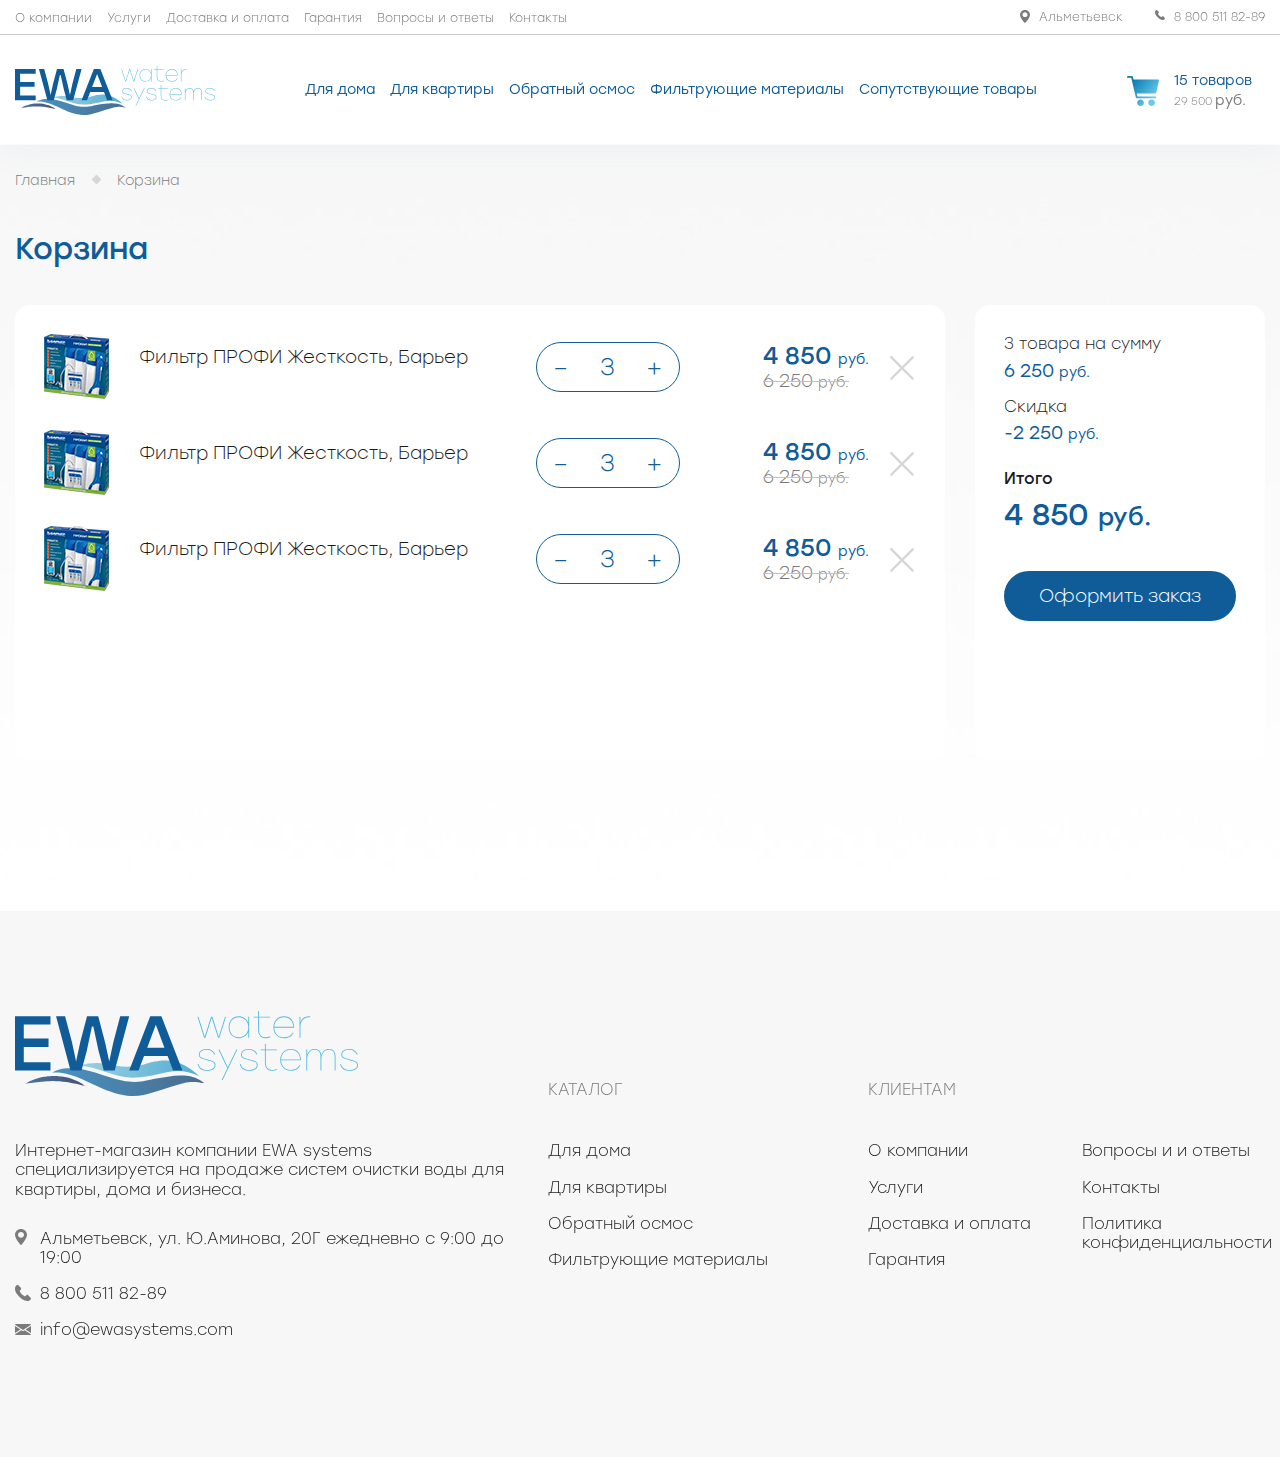
<file: cart.html>
<!DOCTYPE html>
<html lang="ru">
<head>
    <meta charset="UTF-8">
    <meta name="viewport" content="width=device-width, initial-scale=1.0, shrink-to-fit=no">
    <title>EWA water system</title>

    <!-- additional styles -->
    <link rel="stylesheet" href="css/bootstrap.min.css">
    <link rel="stylesheet" href="css/swiper.min.css">

    <!-- common styles -->
    <link rel="stylesheet" href="fonts/stolzl/stolzl.css">
    <link rel="stylesheet" href="css/style.css">
    <link rel="stylesheet" href="css/media.css">

    <link rel="stylesheet" href="css/cart.css">
    <link rel="stylesheet" href="css/cart_media.css">

    <!-- scripts -->
    <script src="js/jquery.min.js"></script>
    <script src="js/bootstrap.bundle.min.js"></script>
    <script src="js/swiper.min.js"></script>
</head>
<body>

    <div class="header">
        <div class="header-top">
            <div class="container">
                <div class="row-header-top">
                    <div class="header-top-list">
                        <a href="javascript:void(0)" class="header-top-link">О компании</a>
                        <a href="javascript:void(0)" class="header-top-link">Услуги</a>
                        <a href="javascript:void(0)" class="header-top-link">Доставка и оплата</a>
                        <a href="javascript:void(0)" class="header-top-link">Гарантия</a>
                        <a href="javascript:void(0)" class="header-top-link">Вопросы и ответы</a>
                        <a href="javascript:void(0)" class="header-top-link">Контакты</a>
                    </div>
    
                    <div class="header-contacts">
                        <a href="javascript:void(0)" class="header-contacts-item header-city">
                            Альметьевск
                        </a>
                        <a href="tel:88005118289" class="header-contacts-item header-phone">
                            8 800 511 82-89
                        </a>
                    </div>
                </div>
            </div>
        </div>
        <div class="header-main">
            <div class="container">
                <div class="row-header-main">
                    <a href="/" class="header-logo">
                        <img src="images/ewa-logo.svg" alt="EWA water system" class="header-logo-src">
                    </a>

                    <div class="header-main-list">
                        <a href="javascript:void(0)" class="header-main-link">Для дома</a>
                        <a href="javascript:void(0)" class="header-main-link">Для квартиры</a>
                        <a href="javascript:void(0)" class="header-main-link">Обратный осмос</a>
                        <a href="javascript:void(0)" class="header-main-link">Фильтрующие материалы</a>
                        <a href="javascript:void(0)" class="header-main-link">Сопутствующие товары</a>
                    </div>

                    <!--
                        Если в корзине нету товаров, то убираем класс cart-has-items
                        и в header-cart-title ставим статичный текст "Корзина"
                        блок header-cart-total может быть пустым,
                        он всё равнон будет в display: none
                    -->
                    <a href="javascript:void(0)" class="header-cart cart-has-items">
                        <div class="header-cart-icon">
                            <img src="images/header-cart.svg" alt="Корзина">
                        </div>
                        <div class="header-cart-body">
                            <div class="header-cart-title">15 товаров</div>
                            <div class="header-cart-total">29 500 <span class="ruble">руб.</span></div>
                        </div>
                    </a>

                    <div class="responsive-items">
                        <a class="responsive-item header-cart-responsive" href="javascript:void(0)">
                            <img src="images/header-cart.svg" alt="">
                        </a>

                        <div class="responsive-item header-burger">
                            <span class="burger-line line-1"></span>
                            <span class="burger-line line-2"></span>
                            <span class="burger-line line-3"></span>
                        </div>
                    </div>
                </div>
            </div>
        </div>
    </div>

    <div class="page-layout">
        <div class="page-bc">
            <div class="container">
                <div class="page-bc-list">
                    <a href="javascript:void(0)" class="page-bc-link">Главная</a>
                    <a href="javascript:void(0)" class="page-bc-link">Корзина</a>
                </div>
            </div>
        </div>

        <div class="cart-inner">
            <div class="container">
                <div class="section-heading">Корзина</div>
    
                <div class="cart-layout order-step-1">
                    <div class="cart-row row">
                        <div class="cart-content col-lg-9">
                            <div class="cart-block">
                                <div class="cart-table">
                                    <div class="cart-table-product">
                                        <div class="cart-table-product-item cart-table-item">
                                            <a href="javascript:void(0)" class="cart-table-product-photo" style="background-image: url(images/cart-item.png);"></a>
                                            <a href="javascript:void(0)" class="cart-table-product-name">Фильтр ПРОФИ Жесткость, Барьер</a>
                                        </div>
                                        <div class="cart-table-product-count cart-table-item">
                                            <div class="cart-table-product-counter">
                                                <div class="cart-counter-item">&ndash;</div>
                                                <input class="cart-counter-item cart-counter-value" type="text" value="3">
                                                <div class="cart-counter-item">+</div>
                                            </div>
                                        </div>
                                        <div class="cart-table-product-price cart-table-item">
                                            <div class="cart-table-product-prices">
                                                <div class="cart-table-product-price-new">4 850 <span class="ruble">руб.</span></div>
                                                <div class="cart-table-product-price-old">6 250 <span class="ruble">руб.</span></div>
                                            </div>
                                        </div>
                                        <div class="cart-table-product-remove">
                                            <img src="images/cart-remove.svg" alt="">
                                        </div>
                                    </div>
                                    <div class="cart-table-product">
                                        <div class="cart-table-product-item cart-table-item">
                                            <a href="javascript:void(0)" class="cart-table-product-photo" style="background-image: url(images/cart-item.png);"></a>
                                            <a href="javascript:void(0)" class="cart-table-product-name">Фильтр ПРОФИ Жесткость, Барьер</a>
                                        </div>
                                        <div class="cart-table-product-count cart-table-item">
                                            <div class="cart-table-product-counter">
                                                <div class="cart-counter-item">&ndash;</div>
                                                <input class="cart-counter-item cart-counter-value" type="text" value="3">
                                                <div class="cart-counter-item">+</div>
                                            </div>
                                        </div>
                                        <div class="cart-table-product-price cart-table-item">
                                            <div class="cart-table-product-prices">
                                                <div class="cart-table-product-price-new">4 850 <span class="ruble">руб.</span></div>
                                                <div class="cart-table-product-price-old">6 250 <span class="ruble">руб.</span></div>
                                            </div>
                                        </div>
                                        <div class="cart-table-product-remove">
                                            <img src="images/cart-remove.svg" alt="">
                                        </div>
                                    </div>
                                    <div class="cart-table-product">
                                        <div class="cart-table-product-item cart-table-item">
                                            <a href="javascript:void(0)" class="cart-table-product-photo" style="background-image: url(images/cart-item.png);"></a>
                                            <a href="javascript:void(0)" class="cart-table-product-name">Фильтр ПРОФИ Жесткость, Барьер</a>
                                        </div>
                                        <div class="cart-table-product-count cart-table-item">
                                            <div class="cart-table-product-counter">
                                                <div class="cart-counter-item">&ndash;</div>
                                                <input class="cart-counter-item cart-counter-value" type="text" value="3">
                                                <div class="cart-counter-item">+</div>
                                            </div>
                                        </div>
                                        <div class="cart-table-product-price cart-table-item">
                                            <div class="cart-table-product-prices">
                                                <div class="cart-table-product-price-new">4 850 <span class="ruble">руб.</span></div>
                                                <div class="cart-table-product-price-old">6 250 <span class="ruble">руб.</span></div>
                                            </div>
                                        </div>
                                        <div class="cart-table-product-remove">
                                            <img src="images/cart-remove.svg" alt="">
                                        </div>
                                    </div>
                                </div>
                            </div>
                        </div>
                        <div class="cart-side col-lg-3">
                            <div class="cart-block cart-block-sticky">
                                <div class="cart-side-item">
                                    <div class="cart-side-title">3 товара на сумму</div>
                                    <div class="cart-side-body">6 250 <span class="ruble">руб.</span></div>
                                </div>
                                <div class="cart-side-item">
                                    <div class="cart-side-title">Скидка</div>
                                    <div class="cart-side-body">-2 250 <span class="ruble">руб.</span></div>
                                </div>
    
                                <div class="cart-side-total">
                                    <div class="cart-side-total-title">Итого</div>
                                    <div class="cart-side-total-value">4 850 <span class="total-ruble">руб.</span></div>
                                </div>
    
                                <a href="javascript:void(0)" class="button-default button-active cart-order-button">Оформить заказ</a>
                            </div>
                        </div>
                    </div>
                </div>
    
                <form id="orderForm" class="cart-layout order-step-2" style="display: none">
                    <div class="cart-row row">
                        <div class="cart-content col-lg-9">
                            <div class="cart-block">
                                <div class="cart-content-item">
                                    <div class="cart-content-flex">
                                        <div class="cart-content-title">Получение заказа</div>
                                        <a href="javascript:void(0)" class="cart-content-city">Альметьевск</a>
                                    </div>
    
                                    <div class="row-select-type row">
                                        <div class="cart-col col-select-type">
                                            <label class="cart-type-select">
                                                <input class="cart-type-select-check" type="radio" name="select-something" checked>
                                                <div class="cart-type-select-inner">
                                                    <div class="cart-type-select-title">Самовывоз</div>
                                                    <div class="cart-type-select-desc">Сегодня, бесплатно</div>
                                                    <div class="cart-type-select-additional">
                                                        Альметьевск <br>
                                                        ул. Ю.Аминова, 20Г <br>
                                                        до 19:00
                                                    </div>
                                                </div>
                                            </label>
                                        </div>
                                        <div class="cart-col col-select-type">
                                            <label class="cart-type-select">
                                                <input class="cart-type-select-check" type="radio" name="select-something">
                                                <div class="cart-type-select-inner">
                                                    <div class="cart-type-select-title">Доставка</div>
                                                    <div class="cart-type-select-desc">С 19.06, бесплатно</div>
                                                </div>
                                            </label>
                                        </div>
                                    </div>
    
                                    <div class="select-list">
                                        <label class="select-list-item">
                                            <input class="select-list-input" type="radio" name="select-delivery" checked>
                                            <div class="select-list-name">Доставка курьером магазина</div>
                                        </label>
                                        <label class="select-list-item">
                                            <input class="select-list-input" type="radio" name="select-delivery" disabled>
                                            <div class="select-list-name">
                                                Доставка транспортной компанией до пункта выдачи
                                                <span class="select-list-name-desc">Недоступно для города Альметьевск</span>
                                            </div>
                                        </label>
                                    </div>
    
                                    <div class="deli-data">
                                        <div class="deli-data-title">Адрес доставки</div>
                                        <div class="row">
                                            <div class="deli-data-col deli-data-address">
                                                <input type="text" class="deli-data-style" placeholder="Улица, дом, квартира">
                                            </div>
                                            <div class="deli-data-col deli-data-date">
                                                <div class="deli-data-style deli-data-pick">
                                                    ВС, 19 июня
                                                </div>
                                            </div>
                                            <div class="deli-data-col deli-data-time">
                                                <div class="deli-data-style deli-data-pick">
                                                    12:00 - 18:00
                                                </div>
                                            </div>
                                        </div>
                                    </div>
                                </div>
                                <div class="cart-content-item">
                                    <div class="cart-content-flex">
                                        <div class="cart-content-title">
                                            Оплата заказа
                                        </div>
                                    </div>
    
                                    <div class="row-select-type row">
                                        <div class="cart-col col-select-type">
                                            <label class="cart-type-select">
                                                <input class="cart-type-select-check" type="radio" name="select-something1">
                                                <div class="cart-type-select-inner">
                                                    <div class="cart-type-select-title">При получении</div>
                                                    <div class="cart-type-select-additional">Наличными или картой</div>
                                                </div>
                                            </label>
                                        </div>
                                        <div class="cart-col col-select-type">
                                            <label class="cart-type-select">
                                                <input class="cart-type-select-check" type="radio" name="select-something1" checked>
                                                <div class="cart-type-select-inner">
                                                    <div class="cart-type-select-title">Онлайн</div>
                                                    <div class="cart-type-select-additional">
                                                        Картами Visa, MasterCard, <br>
                                                        Мир, электронными деньгами
                                                    </div>
                                                </div>
                                            </label>
                                        </div>
                                        <div class="cart-col col-select-type">
                                            <label class="cart-type-select">
                                                <input class="cart-type-select-check" type="radio" name="select-something1">
                                                <div class="cart-type-select-inner">
                                                    <div class="cart-type-select-title">По расчетному счету</div>
                                                    <div class="cart-type-select-additional">
                                                        Для юридических и <br>
                                                        физических лиц – ООО, ИП
                                                    </div>
                                                </div>
                                            </label>
                                        </div>
                                    </div>
                                </div>
                                <div class="cart-content-item">
                                    <div class="cart-content-flex">
                                        <div class="cart-content-title">Данные получателя</div>
                                    </div>
    
                                    <div class="order-info row">
                                        <div class="order-info-col cart-col">
                                            <input type="text" class="order-info-input" placeholder="Имя">
                                        </div>
                                        <div class="order-info-col cart-col">
                                            <input type="text" class="order-info-input" placeholder="Телефон">
                                        </div>
                                        <div class="order-info-col cart-col">
                                            <input type="text" class="order-info-input" placeholder="E-mail">
                                        </div>
                                        <div class="order-info-col cart-col-full">
                                            <textarea rows="4" class="order-info-input" placeholder="Комментарий к заказу"></textarea>
                                        </div>
                                    </div>
    
                                    <div class="order-total-list">
                                        <div class="order-total-item">
                                            <span class="order-total-item-span order-total-item-left">Товары</span>
                                            <span class="order-total-item-span order-total-item-right">4 850 <span>руб.</span></span>
                                        </div>
                                        <div class="order-total-item">
                                            <span class="order-total-item-span order-total-item-left">Доставка</span>
                                            <span class="order-total-item-span order-total-item-right">Бесплатно</span>
                                        </div>
                                        <div class="order-total-item">
                                            <span class="order-total-item-span order-total-item-left">Итого к оплате</span>
                                            <span class="order-total-item-span order-total-item-right">4 850 <span>руб.</span></span>
                                        </div>
                                    </div>
    
                                    <div class="order-footer">
                                        <button class="order-button button-default button-active" type="submit">Сделать заказ</button>
                                        <div class="order-agree">
                                            Нажав на кнопку “Сделать заказ”, вы даете согласие <br>
                                            на обработку персональных данных.
                                        </div>
                                    </div>
                                </div>
                            </div>
                        </div>
                        <div class="cart-side cart-side-order col-lg-3">
                            <div class="cart-block cart-block-sticky">
                                <div class="cart-side-item">
                                    <div class="cart-side-title">9 товаров на сумму</div>
                                    <div class="cart-side-body">4 850 <span class="ruble">руб.</span></div>
                                </div>
                                <div class="cart-side-item">
                                    <div class="cart-side-title cart-side-title-total">
                                        Фильтр ПРОФИ Жесткость, 
                                        Барьер — 4 850 руб. x 3 шт.
                                    </div>
                                </div>
                                <div class="cart-side-item">
                                    <div class="cart-side-title cart-side-title-total">
                                        Фильтр ПРОФИ Жесткость, 
                                        Барьер — 4 850 руб. x 3 шт.
                                    </div>
                                </div>
                                <div class="cart-side-item">
                                    <div class="cart-side-title cart-side-title-total">
                                        Фильтр ПРОФИ Жесткость, 
                                        Барьер — 4 850 руб. x 3 шт.
                                    </div>
                                </div>
    
                                <a href="javascript:void(0)" class="cart-side-link gotocart">Вернуться в корзину</a>
                            </div>
                        </div>
                    </div>
                </form>
    
                <div class="cart-layout order-step-3" style="display: none">
                    <div class="cart-row row">
                        <div class="cart-content col-12">
                            <div class="cart-block">
                                <div class="row">
                                    <div class="cart-success-col">
                                        <div class="cart-content-item">
                                            <div class="cart-content-flex">
                                                <div class="cart-content-title">Заказ успешно оформлен и оплачен!</div>
                                            </div>
            
                                            <div class="cart-success">
                                                <div class="cart-success-item">
                                                    <div class="cart-success-title">Детали заказа</div>
                                                    <div class="cart-success-info">9 товаров на сумму 4 850 руб.</div>
                                                    <div class="cart-success-list">
                                                        <div class="cart-success-list-item">Фильтр ПРОФИ Жесткость, Барьер — 4 850 руб. x 3 шт.</div>
                                                        <div class="cart-success-list-item">Фильтр ПРОФИ Жесткость, Барьер — 4 850 руб. x 3 шт.</div>
                                                        <div class="cart-success-list-item">Фильтр ПРОФИ Жесткость, Барьер — 4 850 руб. x 3 шт.</div>
                                                    </div>
                                                </div>
                                                <div class="cart-success-item">
                                                    <div class="cart-success-title">Доставка</div>
                                                    <div class="cart-success-info">Доставка курьером магазина</div>
                                                    <div class="cart-success-list">
                                                        <div class="cart-success-list-item">Адрес доставки: Альметьевск, Аминова, 20Г, 44</div>
                                                        <div class="cart-success-list-item">Дата доставки: ВС, 19 июня, время доставки 12:00-18:00</div>
                                                        <div class="cart-success-list-item">Получатель: Михаил, 89876543210</div>
                                                        <div class="cart-success-list-item">Оплата: Онлайн</div>
                                                    </div>
                                                </div>
                                            </div>
                                        </div>
                                    </div>
                                    <div class="cart-success-col">
                                        <div class="cart-success-image">
                                            <img src="images/cart-success.svg" alt="">
                                        </div>
                                    </div>
                                </div>
                            </div>
                        </div>
                    </div>
                </div>
            </div>
        </div>
    </div>

    <div class="footer">
        <div class="container">
            <div class="row">
                <div class="col-lg-5">
                    <a class="footer-logo" href="/">
                        <img class="footer-logo-src" src="images/ewa-logo.svg" alt="">
                    </a>

                    <div class="footer-desc">
                        Интернет-магазин компании EWA systems <br>
                        специализируется на продаже систем очистки воды <br>
                        для квартиры, дома и бизнеса.
                    </div>

                    <div class="footer-contacts">
                        <div class="footer-contacts-item footer-pin">
                            Альметьевск, ул. Ю.Аминова, 20Г<br>
                            ежедневно с 9:00 до 19:00
                        </div>
                        <div class="footer-contacts-item footer-phone">
                            <a href="tel:88005118289" class="footer-link">8 800 511 82-89</a>
                        </div>
                        <div class="footer-contacts-item footer-email">
                            <a href="mailto:info@ewasystems.com" class="footer-link">info@ewasystems.com</a>
                        </div>
                    </div>
                </div>
                <div class="col-lg-3 col-footer">
                    <div class="footer-title">Каталог</div>

                    <div class="footer-nav">
                        <div class="footer-nav-item">
                            <a href="javascript:void(0)" class="footer-nav-link footer-link">Для дома</a>
                        </div>
                        <div class="footer-nav-item">
                            <a href="javascript:void(0)" class="footer-nav-link footer-link">Для квартиры</a>
                        </div>
                        <div class="footer-nav-item">
                            <a href="javascript:void(0)" class="footer-nav-link footer-link">Обратный осмос</a>
                        </div>
                        <div class="footer-nav-item">
                            <a href="javascript:void(0)" class="footer-nav-link footer-link">Фильтрующие материалы</a>
                        </div>
                    </div>
                </div>
                <div class="col-lg-2 col-footer">
                    <div class="footer-title">Клиентам</div>

                    <div class="footer-nav">
                        <div class="footer-nav-item">
                            <a href="javascript:void(0)" class="footer-nav-link footer-link">О компании</a>
                        </div>
                        <div class="footer-nav-item">
                            <a href="javascript:void(0)" class="footer-nav-link footer-link">Услуги</a>
                        </div>
                        <div class="footer-nav-item">
                            <a href="javascript:void(0)" class="footer-nav-link footer-link">Доставка и оплата</a>
                        </div>
                        <div class="footer-nav-item">
                            <a href="javascript:void(0)" class="footer-nav-link footer-link">Гарантия</a>
                        </div>
                    </div>
                </div>
                <div class="col-lg-2 col-footer">
                    <div class="footer-title">&nbsp;</div>

                    <div class="footer-nav">
                        <div class="footer-nav-item">
                            <a href="javascript:void(0)" class="footer-nav-link footer-link">Вопросы и и ответы</a>
                        </div>
                        <div class="footer-nav-item">
                            <a href="javascript:void(0)" class="footer-nav-link footer-link">Контакты</a>
                        </div>
                        <div class="footer-nav-item">
                            <a href="javascript:void(0)" class="footer-nav-link footer-link">Политика конфиденциальности</a>
                        </div>
                    </div>
                </div>
            </div>
        </div>
    </div>

    <div class="overlay"></div>

    <!-- custom scripts -->
    <script src="js/main.js"></script>
    <script src="js/cart.js"></script>
</body>
</html>
</file>
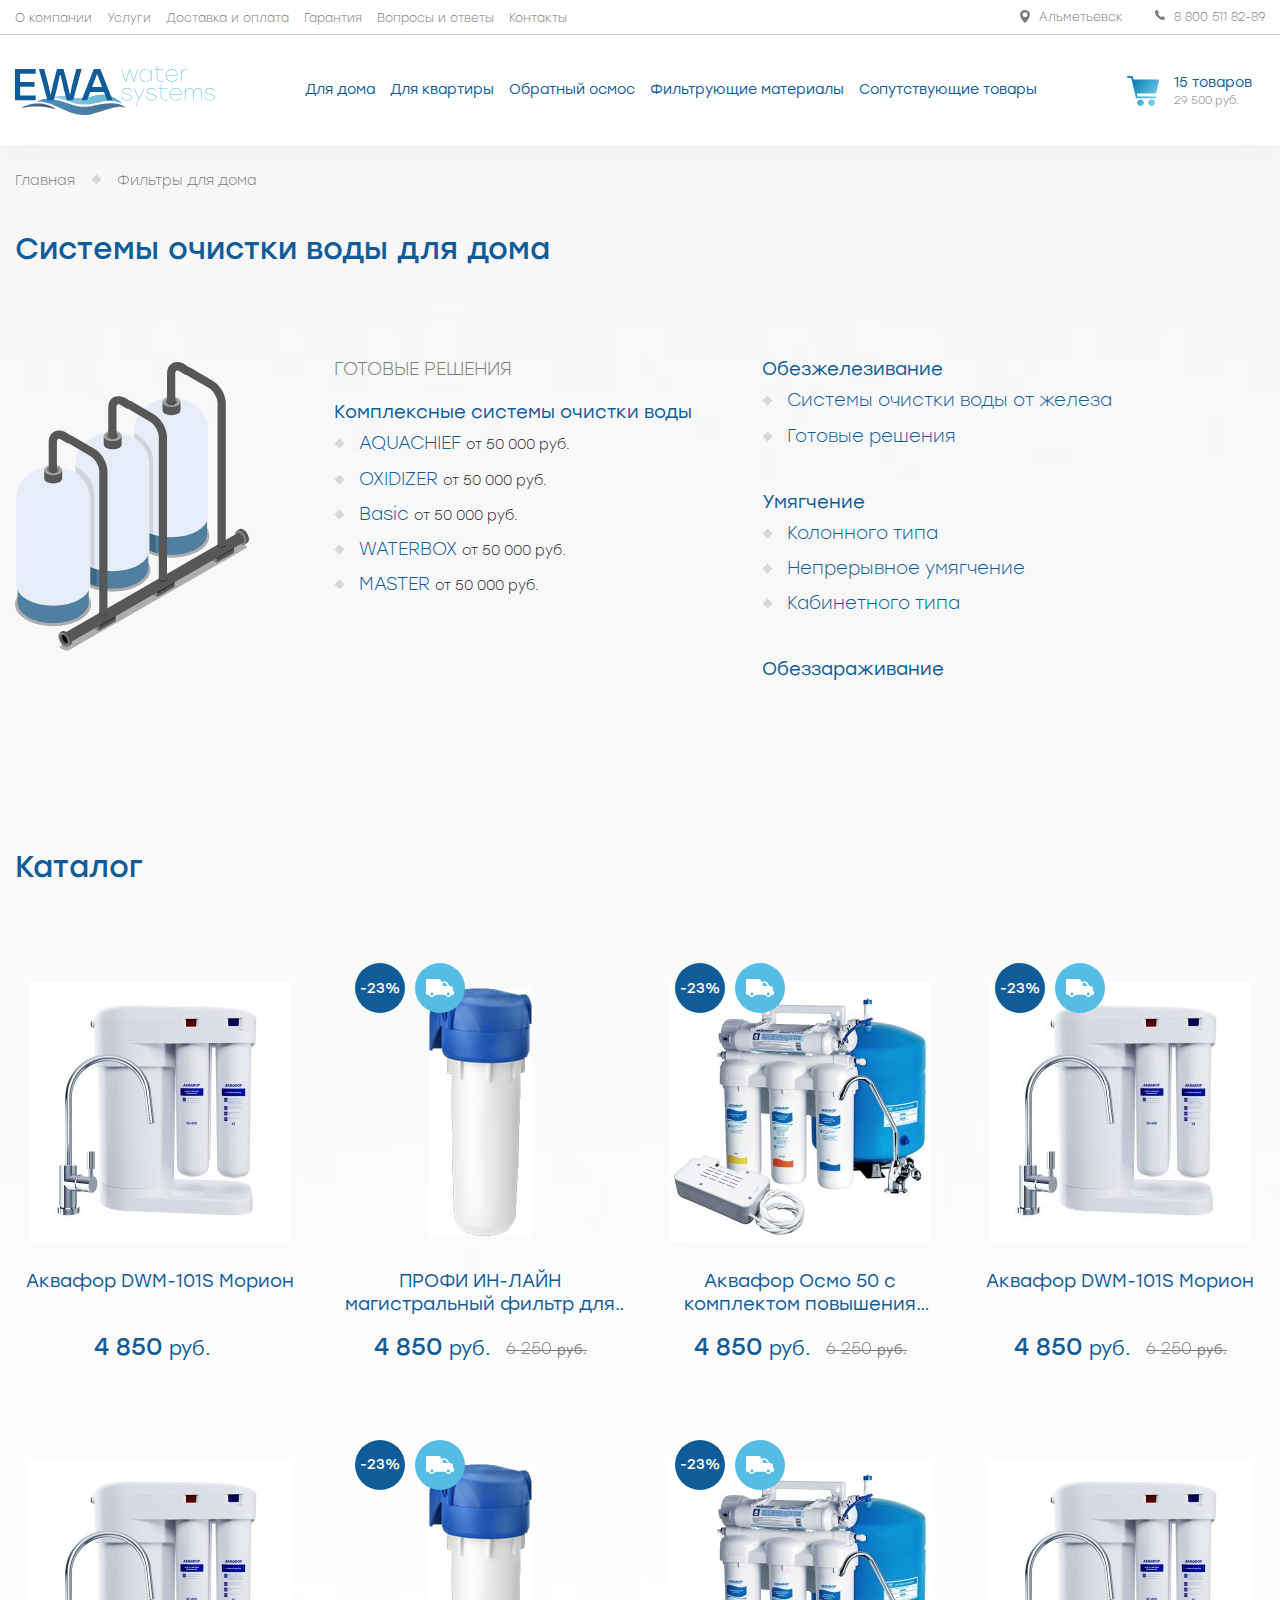
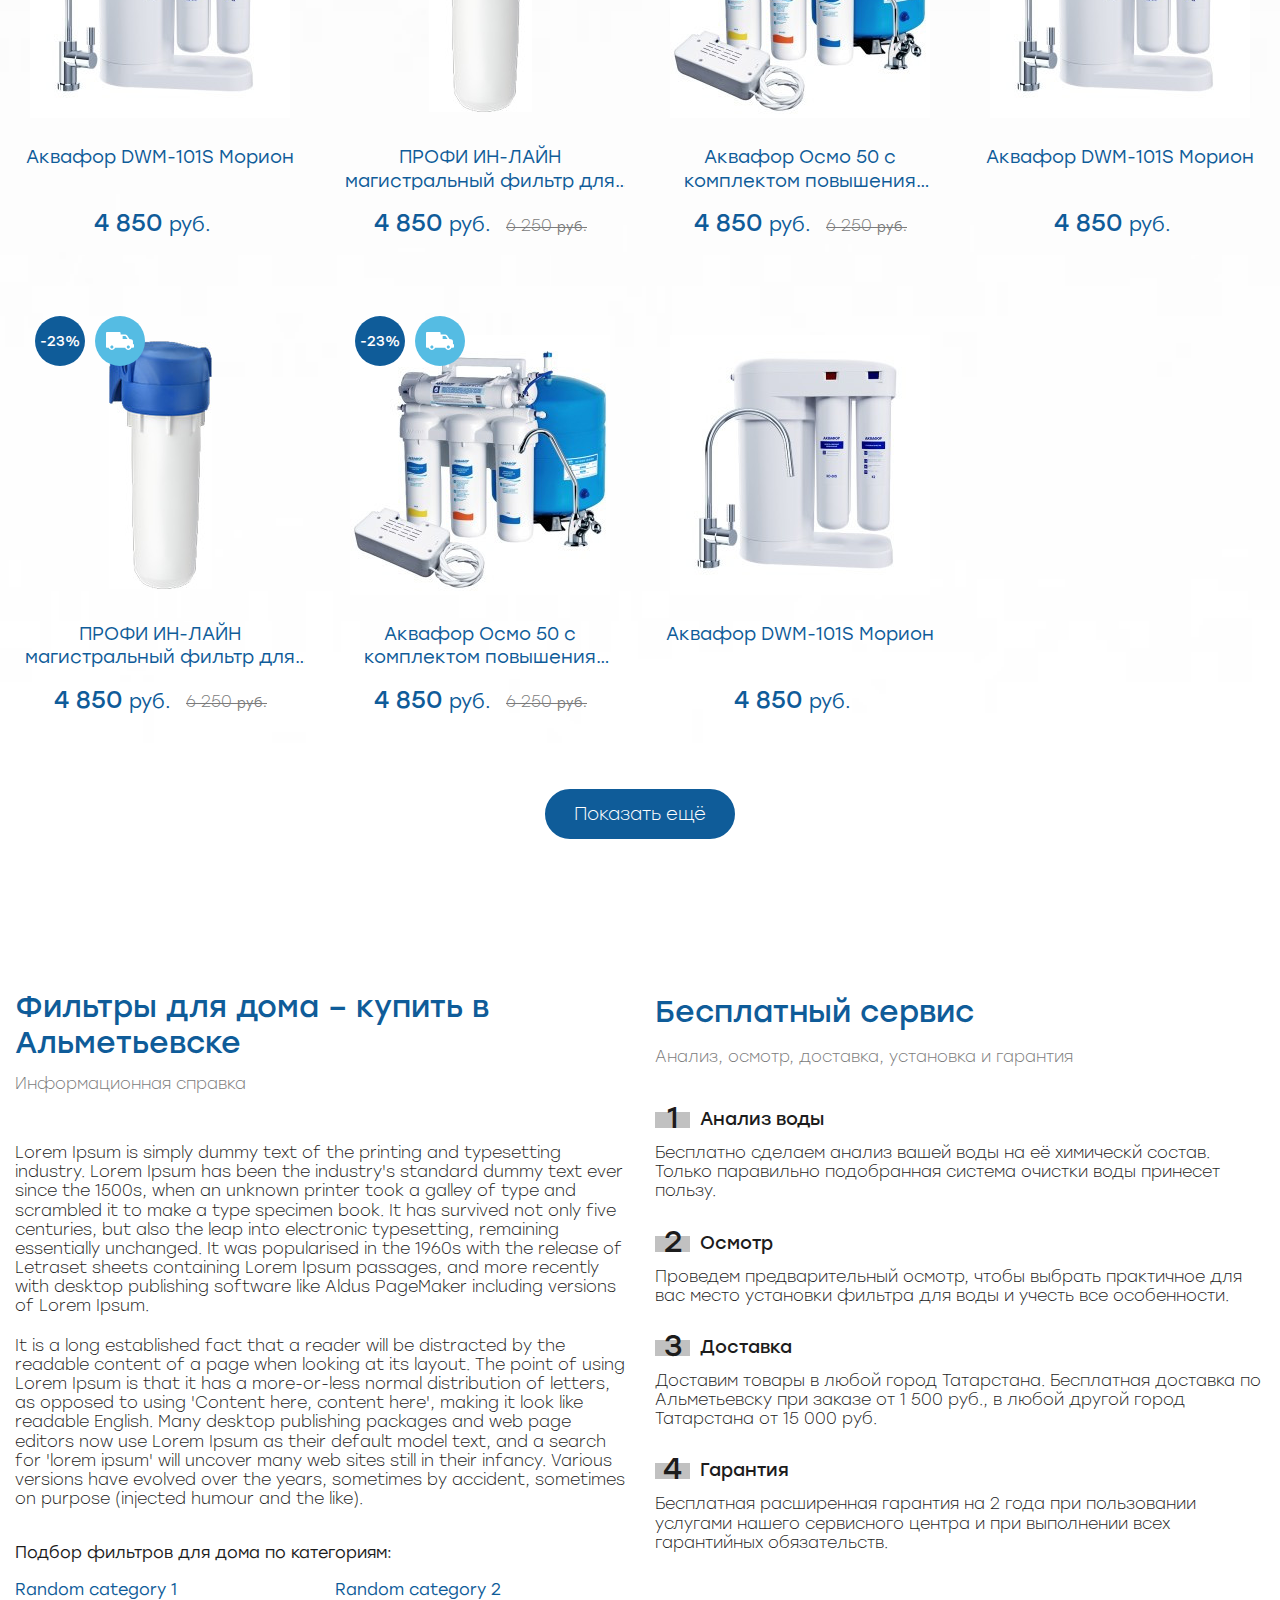
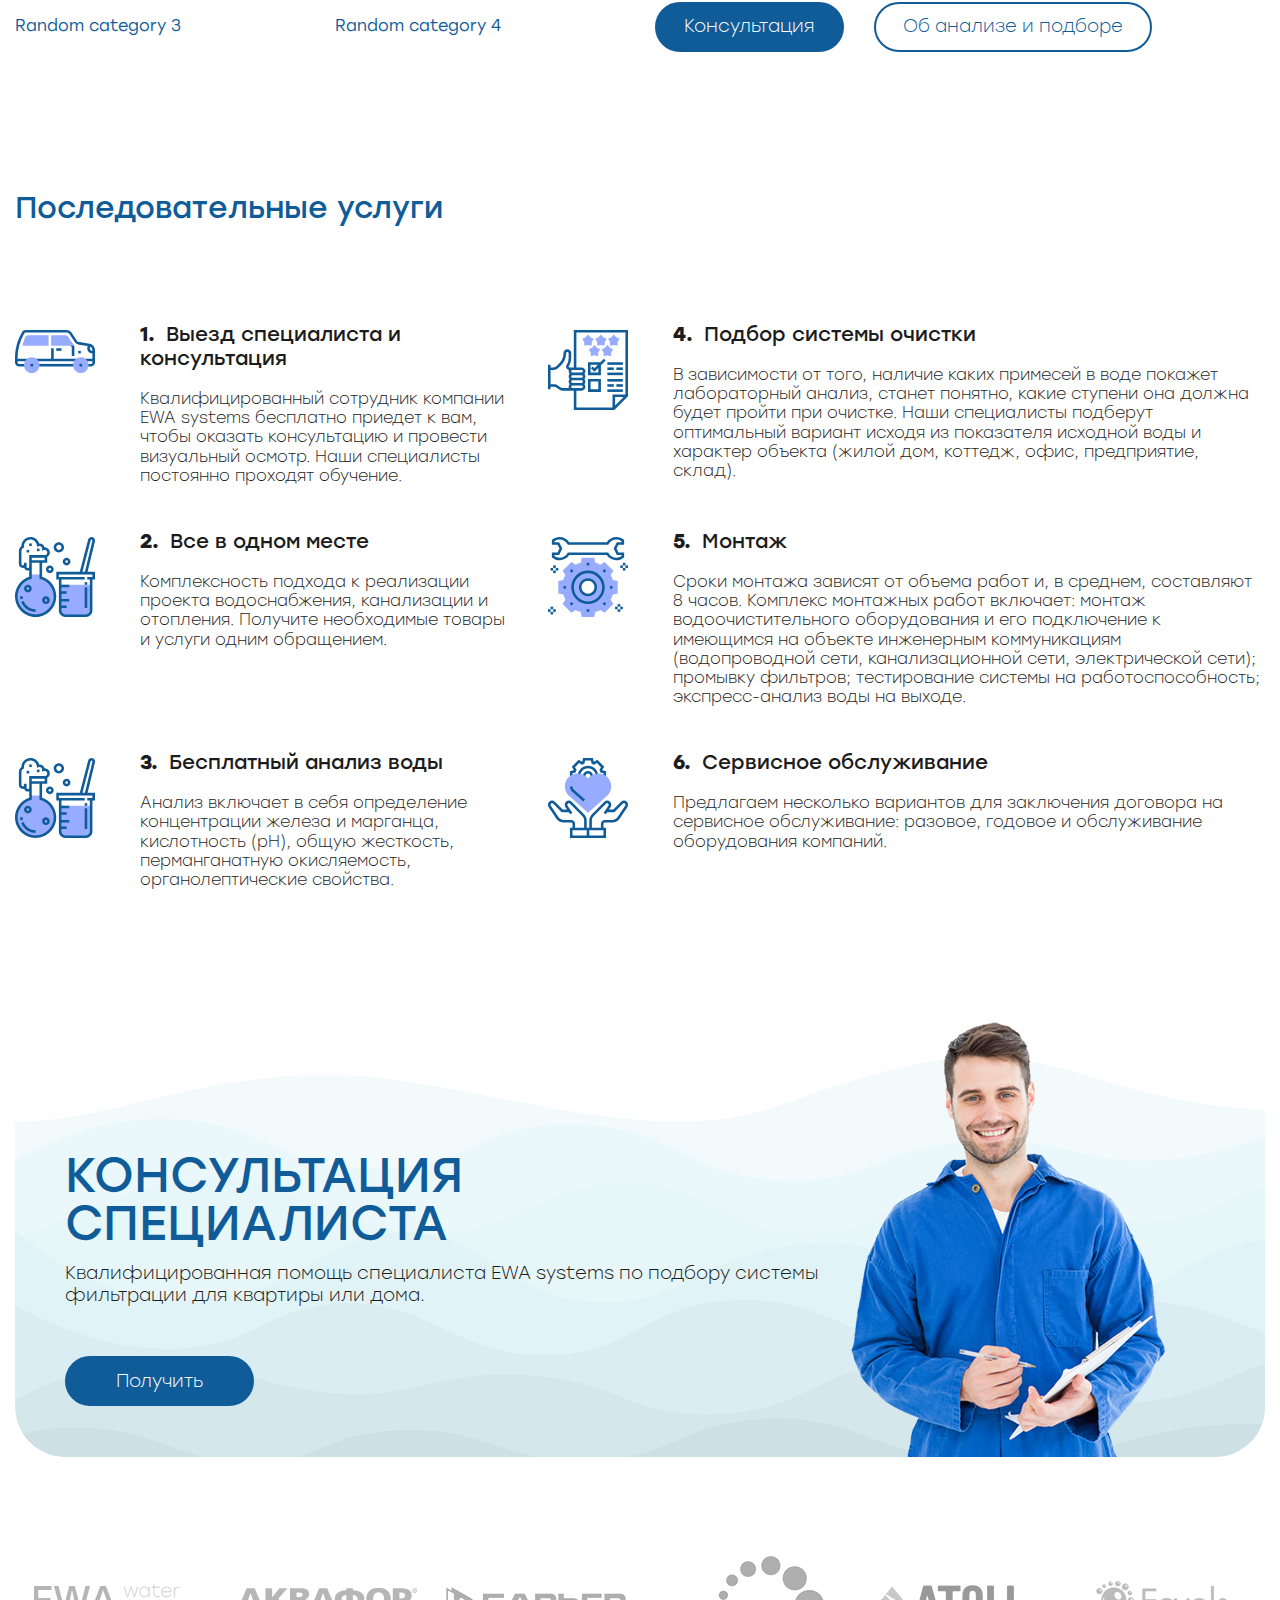
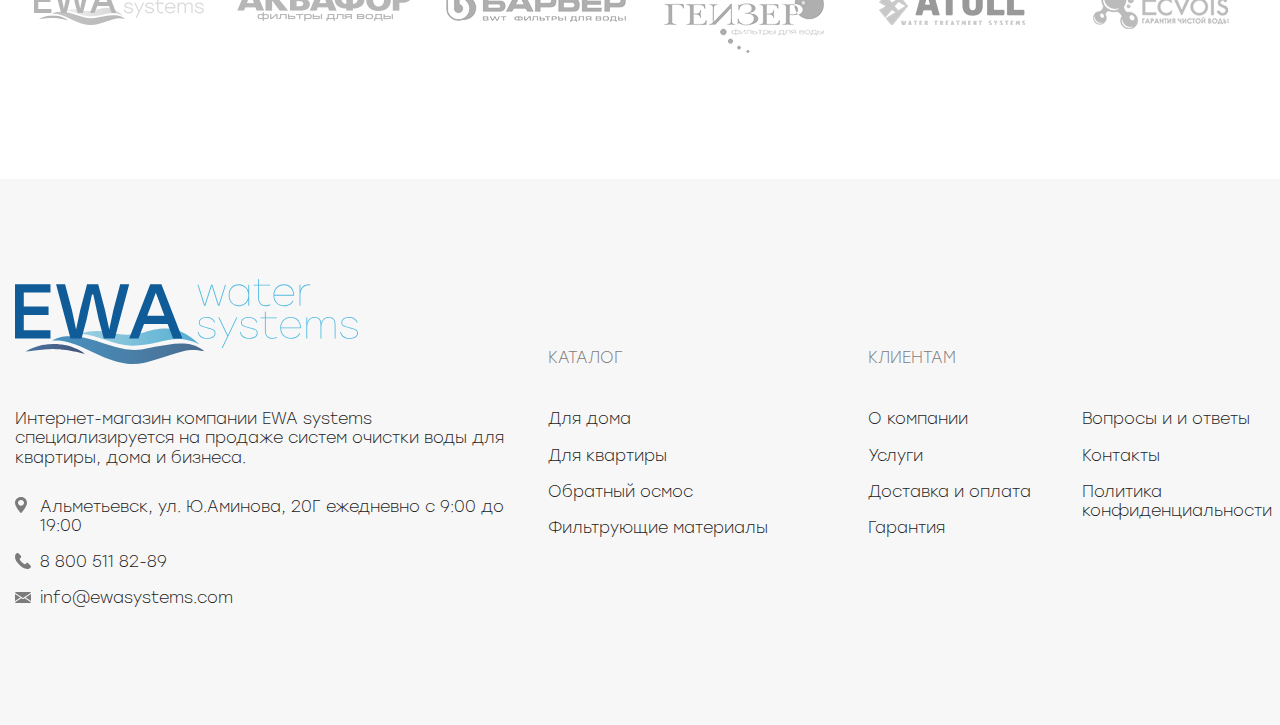
<file: catalog.html>
<!DOCTYPE html>
<html lang="ru">
<head>
    <meta charset="UTF-8">
    <meta name="viewport" content="width=device-width, initial-scale=1.0, shrink-to-fit=no">
    <title>EWA water system</title>

    <!-- additional styles -->
    <link rel="stylesheet" href="css/bootstrap.min.css">
    <link rel="stylesheet" href="css/swiper.min.css">

    <!-- common styles -->
    <link rel="stylesheet" href="fonts/stolzl/stolzl.css">
    <link rel="stylesheet" href="css/style.css">
    <link rel="stylesheet" href="css/media.css">

    <!-- scripts -->
    <script src="js/jquery.min.js"></script>
    <script src="js/bootstrap.bundle.min.js"></script>
    <script src="js/swiper.min.js"></script>
</head>
<body>

    <div class="header">
        <div class="header-top">
            <div class="container">
                <div class="row-header-top">
                    <div class="header-top-list">
                        <a href="javascript:void(0)" class="header-top-link">О компании</a>
                        <a href="javascript:void(0)" class="header-top-link">Услуги</a>
                        <a href="javascript:void(0)" class="header-top-link">Доставка и оплата</a>
                        <a href="javascript:void(0)" class="header-top-link">Гарантия</a>
                        <a href="javascript:void(0)" class="header-top-link">Вопросы и ответы</a>
                        <a href="javascript:void(0)" class="header-top-link">Контакты</a>
                    </div>
    
                    <div class="header-contacts">
                        <a href="javascript:void(0)" class="header-contacts-item header-city">
                            Альметьевск
                        </a>
                        <a href="tel:88005118289" class="header-contacts-item header-phone">
                            8 800 511 82-89
                        </a>
                    </div>
                </div>
            </div>
        </div>
        <div class="header-main">
            <div class="container">
                <div class="row-header-main">
                    <a href="/" class="header-logo">
                        <img src="images/ewa-logo.svg" alt="EWA water system" class="header-logo-src">
                    </a>

                    <div class="header-main-list">
                        <a href="javascript:void(0)" class="header-main-link">Для дома</a>
                        <a href="javascript:void(0)" class="header-main-link">Для квартиры</a>
                        <a href="javascript:void(0)" class="header-main-link">Обратный осмос</a>
                        <a href="javascript:void(0)" class="header-main-link">Фильтрующие материалы</a>
                        <a href="javascript:void(0)" class="header-main-link">Сопутствующие товары</a>
                    </div>

                    <!--
                        Если в корзине нету товаров, то убираем класс cart-has-items
                        и в header-cart-title ставим статичный текст "Корзина"
                        блок header-cart-total может быть пустым,
                        он всё равнон будет в display: none
                    -->
                    <a href="javascript:void(0)" class="header-cart cart-has-items">
                        <div class="header-cart-icon">
                            <img src="images/header-cart.svg" alt="Корзина">
                        </div>
                        <div class="header-cart-body">
                            <div class="header-cart-title">15 товаров</div>
                            <div class="header-cart-total">29 500 руб.</div>
                        </div>
                    </a>

                    <div class="responsive-items">
                        <a class="responsive-item header-cart-responsive" href="javascript:void(0)">
                            <img src="images/header-cart.svg" alt="">
                        </a>

                        <div class="responsive-item header-burger">
                            <span class="burger-line line-1"></span>
                            <span class="burger-line line-2"></span>
                            <span class="burger-line line-3"></span>
                        </div>
                    </div>
                </div>
            </div>
        </div>
    </div>

    <div class="page-layout">
        <div class="page-bc">
            <div class="container">
                <div class="page-bc-list">
                    <a href="javascript:void(0)" class="page-bc-link">Главная</a>
                    <a href="javascript:void(0)" class="page-bc-link">Фильтры для дома</a>
                </div>
            </div>
        </div>
    
        <div class="catalog-cats">
            <div class="container">
                <div class="section-heading">
                    Системы очистки воды для дома
                </div>

                <div class="products-block">
                    <div class="products-block-flex">
                        <div class="products-col-left">
                            
                        </div>
                        <div class="products-col-right">
                            <div class="products-col-right-col">
                                <div class="products-cats-inner">
                                    <div class="products-cats-title">Готовые решения</div>
                                    <a href="javascript:void(0)" class="products-cats-name">Комплексные системы очистки воды</a>
                                    <ul class="products-cats-list">
                                        <li class="products-cats-item">
                                            <a class="products-cats-link" href="javascript:void(0)">AQUACHIEF</a>
                                            <span>от 50 000 руб.</span>
                                        </li>
                                        <li class="products-cats-item">
                                            <a class="products-cats-link" href="javascript:void(0)">OXIDIZER</a>
                                            <span>от 50 000 руб.</span>
                                        </li>
                                        <li class="products-cats-item">
                                            <a class="products-cats-link" href="javascript:void(0)">Basic</a>
                                            <span>от 50 000 руб.</span>
                                        </li>
                                        <li class="products-cats-item">
                                            <a class="products-cats-link" href="javascript:void(0)">WATERBOX</a>
                                            <span>от 50 000 руб.</span>
                                        </li>
                                        <li class="products-cats-item">
                                            <a class="products-cats-link" href="javascript:void(0)">MASTER</a>
                                            <span>от 50 000 руб.</span>
                                        </li>
                                    </ul>
                                </div>
                            </div>
                            <div class="products-col-right-col">
                                <div class="products-cats-inner">
                                    <a href="javascript:void(0)" class="products-cats-name">Обезжелезивание</a>
                                    <ul class="products-cats-list">
                                        <li class="products-cats-item">
                                            <a class="products-cats-link" href="javascript:void(0)">Системы очистки воды от железа</a>
                                        </li>
                                        <li class="products-cats-item">
                                            <a class="products-cats-link" href="javascript:void(0)">Готовые решения</a>
                                        </li>
                                    </ul>
                                </div>
                                <div class="products-cats-inner">
                                    <a href="javascript:void(0)" class="products-cats-name">Умягчение</a>
                                    <ul class="products-cats-list">
                                        <li class="products-cats-item">
                                            <a class="products-cats-link" href="javascript:void(0)">Колонного типа</a>
                                        </li>
                                        <li class="products-cats-item">
                                            <a class="products-cats-link" href="javascript:void(0)">Непрерывное умягчение</a>
                                        </li>
                                        <li class="products-cats-item">
                                            <a class="products-cats-link" href="javascript:void(0)">Кабинетного типа</a>
                                        </li>
                                    </ul>
                                </div>
                                <div class="products-cats-inner">
                                    <a href="javascript:void(0)" class="products-cats-name">Обеззараживание</a>
                                </div>
                            </div>
                        </div>
                    </div>
    
                    <img src="images/for-1.svg" alt="" class="products-image-abs products-image-responsive-1">
                </div>
            </div>
        </div>

        <div class="section-page">
            <div class="container">
                <div class="section-head">
                    <div class="section-heading">Каталог</div>
                </div>
    
                <div class="catalog-list">
                    <div class="row">
                        <div class="col-lg-3 col-md-4 col-product-item">
                            <div class="product-item catalog-product-item" data-product-id="0">
                                <a href="javascript:void(0)" class="product-item-photo" style="background-image: url(images/product-slider/1.jpg);"></a>
                                <a href="javascript:void(0)" class="product-item-name">Аквафор DWM-101S Морион</a>
                                <a href="javascript:void(0)" class="product-item-prices component-prices">
                                    <span class="newprice">4 850 <span>руб.</span></span>
                                    <span class="oldprice"></span>
                                </a>
                                <div class="product-item-actions">
                                    <a href="javascript:void(0)" class="product-item-buy">Купить</a>
                                    <a href="javascript:void(0)" class="product-item-info" data-product-id="0">
                                        <div class="product-item-info-inner-tooltip">
                                            0) Экономит до 9 тонн воды в год. Оптимизирует минерализацию Mg и Ca от исходной жесткости. Мягкая вода - основа яркого вкуса блюд. Эффективен при низком давлении без электронасоса.Легкая и безопасная замена модулей по клику.
                                        </div>
                                    </a>
                                </div>
                            </div>
                        </div>
                        <div class="col-lg-3 col-md-4 col-product-item">
                            <div class="product-item catalog-product-item" data-product-id="1">
                                <div class="product-item-bubble bubble-discount">-23%</div>
                                <div class="product-item-bubble bubble-delivery" title="Бесплатная доставка!" data-product-id="1"></div>
                                <a href="javascript:void(0)" class="product-item-photo" style="background-image: url(images/product-slider/2.jpg);"></a>
                                <a href="javascript:void(0)" class="product-item-name">
                                    ПРОФИ ИН-ЛАЙН магистральный 
                                    фильтр для холодной воды
                                </a>
                                <a href="javascript:void(0)" class="product-item-prices component-prices">
                                    <span class="newprice">4 850 <span>руб.</span></span>
                                    <span class="oldprice">6 250 <span>руб.</span></span>
                                </a>
                                <div class="product-item-actions">
                                    <a href="javascript:void(0)" class="product-item-buy">Купить</a>
                                    <a href="javascript:void(0)" class="product-item-info" data-product-id="1">
                                        <div class="product-item-info-inner-tooltip">
                                            1) Экономит до 9 тонн воды в год. Оптимизирует минерализацию Mg и Ca от исходной жесткости. Мягкая вода - основа яркого вкуса блюд. Эффективен при низком давлении без электронасоса.Легкая и безопасная замена модулей по клику.
                                        </div>
                                    </a>
                                </div>
                            </div>
                        </div>
                        <div class="col-lg-3 col-md-4 col-product-item">
                            <div class="product-item catalog-product-item" data-product-id="2">
                                <div class="product-item-bubble bubble-discount">-23%</div>
                                <div class="product-item-bubble bubble-delivery" title="Бесплатная доставка!" data-product-id="2"></div>
                                <a href="javascript:void(0)" class="product-item-photo" style="background-image: url(images/product-slider/3.jpg);"></a>
                                <a href="javascript:void(0)" class="product-item-name">
                                    Аквафор Осмо 50 с комплектом 
                                    повышения давления
                                </a>
                                <a href="javascript:void(0)" class="product-item-prices component-prices">
                                    <span class="newprice">4 850 <span>руб.</span></span>
                                    <span class="oldprice">6 250 <span>руб.</span></span>
                                </a>
                                <div class="product-item-actions">
                                    <a href="javascript:void(0)" class="product-item-buy">Купить</a>
                                    <a href="javascript:void(0)" class="product-item-info" data-product-id="2">
                                        <div class="product-item-info-inner-tooltip">
                                            2) Экономит до 9 тонн воды в год. Оптимизирует минерализацию Mg и Ca от исходной жесткости. Мягкая вода - основа яркого вкуса блюд. Эффективен при низком давлении без электронасоса.Легкая и безопасная замена модулей по клику.
                                        </div>
                                    </a>
                                </div>
                            </div>
                        </div>
                        <div class="col-lg-3 col-md-4 col-product-item">
                            <div class="product-item catalog-product-item" data-product-id="3">
                                <div class="product-item-bubble bubble-discount">-23%</div>
                                <div class="product-item-bubble bubble-delivery" title="Бесплатная доставка!" data-product-id="3"></div>
                                <a href="javascript:void(0)" class="product-item-photo" style="background-image: url(images/product-slider/5.jpg);"></a>
                                <a href="javascript:void(0)" class="product-item-name">
                                    Аквафор DWM-101S Морион
                                </a>
                                <a href="javascript:void(0)" class="product-item-prices component-prices">
                                    <span class="newprice">4 850 <span>руб.</span></span>
                                    <span class="oldprice">6 250 <span>руб.</span></span>
                                </a>
                                <div class="product-item-actions">
                                    <a href="javascript:void(0)" class="product-item-buy">Купить</a>
                                    <a href="javascript:void(0)" class="product-item-info" data-product-id="3">
                                        <div class="product-item-info-inner-tooltip">
                                            2) Экономит до 9 тонн воды в год. Оптимизирует минерализацию Mg и Ca от исходной жесткости. Мягкая вода - основа яркого вкуса блюд. Эффективен при низком давлении без электронасоса.Легкая и безопасная замена модулей по клику.
                                        </div>
                                    </a>
                                </div>
                            </div>
                        </div>
                        <div class="col-lg-3 col-md-4 col-product-item">
                            <div class="product-item catalog-product-item" data-product-id="4">
                                <a href="javascript:void(0)" class="product-item-photo" style="background-image: url(images/product-slider/1.jpg);"></a>
                                <a href="javascript:void(0)" class="product-item-name">Аквафор DWM-101S Морион</a>
                                <a href="javascript:void(0)" class="product-item-prices component-prices">
                                    <span class="newprice">4 850 <span>руб.</span></span>
                                    <span class="oldprice"></span>
                                </a>
                                <div class="product-item-actions">
                                    <a href="javascript:void(0)" class="product-item-buy">Купить</a>
                                    <a href="javascript:void(0)" class="product-item-info" data-product-id="4">
                                        <div class="product-item-info-inner-tooltip">
                                            0) Экономит до 9 тонн воды в год. Оптимизирует минерализацию Mg и Ca от исходной жесткости. Мягкая вода - основа яркого вкуса блюд. Эффективен при низком давлении без электронасоса.Легкая и безопасная замена модулей по клику.
                                        </div>
                                    </a>
                                </div>
                            </div>
                        </div>
                        <div class="col-lg-3 col-md-4 col-product-item">
                            <div class="product-item catalog-product-item" data-product-id="5">
                                <div class="product-item-bubble bubble-discount">-23%</div>
                                <div class="product-item-bubble bubble-delivery" title="Бесплатная доставка!" data-product-id="5"></div>
                                <a href="javascript:void(0)" class="product-item-photo" style="background-image: url(images/product-slider/2.jpg);"></a>
                                <a href="javascript:void(0)" class="product-item-name">
                                    ПРОФИ ИН-ЛАЙН магистральный 
                                    фильтр для холодной воды
                                </a>
                                <a href="javascript:void(0)" class="product-item-prices component-prices">
                                    <span class="newprice">4 850 <span>руб.</span></span>
                                    <span class="oldprice">6 250 <span>руб.</span></span>
                                </a>
                                <div class="product-item-actions">
                                    <a href="javascript:void(0)" class="product-item-buy">Купить</a>
                                    <a href="javascript:void(0)" class="product-item-info" data-product-id="5">
                                        <div class="product-item-info-inner-tooltip">
                                            1) Экономит до 9 тонн воды в год. Оптимизирует минерализацию Mg и Ca от исходной жесткости. Мягкая вода - основа яркого вкуса блюд. Эффективен при низком давлении без электронасоса.Легкая и безопасная замена модулей по клику.
                                        </div>
                                    </a>
                                </div>
                            </div>
                        </div>
                        <div class="col-lg-3 col-md-4 col-product-item">
                            <div class="product-item catalog-product-item" data-product-id="6">
                                <div class="product-item-bubble bubble-discount">-23%</div>
                                <div class="product-item-bubble bubble-delivery" title="Бесплатная доставка!" data-product-id="6"></div>
                                <a href="javascript:void(0)" class="product-item-photo" style="background-image: url(images/product-slider/3.jpg);"></a>
                                <a href="javascript:void(0)" class="product-item-name">
                                    Аквафор Осмо 50 с комплектом 
                                    повышения давления
                                </a>
                                <a href="javascript:void(0)" class="product-item-prices component-prices">
                                    <span class="newprice">4 850 <span>руб.</span></span>
                                    <span class="oldprice">6 250 <span>руб.</span></span>
                                </a>
                                <div class="product-item-actions">
                                    <a href="javascript:void(0)" class="product-item-buy">Купить</a>
                                    <a href="javascript:void(0)" class="product-item-info" data-product-id="6">
                                        <div class="product-item-info-inner-tooltip">
                                            2) Экономит до 9 тонн воды в год. Оптимизирует минерализацию Mg и Ca от исходной жесткости. Мягкая вода - основа яркого вкуса блюд. Эффективен при низком давлении без электронасоса.Легкая и безопасная замена модулей по клику.
                                        </div>
                                    </a>
                                </div>
                            </div>
                        </div>
                        <div class="col-lg-3 col-md-4 col-product-item">
                            <div class="product-item catalog-product-item" data-product-id="7">
                                <a href="javascript:void(0)" class="product-item-photo" style="background-image: url(images/product-slider/1.jpg);"></a>
                                <a href="javascript:void(0)" class="product-item-name">Аквафор DWM-101S Морион</a>
                                <a href="javascript:void(0)" class="product-item-prices component-prices">
                                    <span class="newprice">4 850 <span>руб.</span></span>
                                    <span class="oldprice"></span>
                                </a>
                                <div class="product-item-actions">
                                    <a href="javascript:void(0)" class="product-item-buy">Купить</a>
                                    <a href="javascript:void(0)" class="product-item-info" data-product-id="7">
                                        <div class="product-item-info-inner-tooltip">
                                            0) Экономит до 9 тонн воды в год. Оптимизирует минерализацию Mg и Ca от исходной жесткости. Мягкая вода - основа яркого вкуса блюд. Эффективен при низком давлении без электронасоса.Легкая и безопасная замена модулей по клику.
                                        </div>
                                    </a>
                                </div>
                            </div>
                        </div>
                        <div class="col-lg-3 col-md-4 col-product-item">
                            <div class="product-item catalog-product-item" data-product-id="8">
                                <div class="product-item-bubble bubble-discount">-23%</div>
                                <div class="product-item-bubble bubble-delivery" title="Бесплатная доставка!" data-product-id="8"></div>
                                <a href="javascript:void(0)" class="product-item-photo" style="background-image: url(images/product-slider/2.jpg);"></a>
                                <a href="javascript:void(0)" class="product-item-name">
                                    ПРОФИ ИН-ЛАЙН магистральный 
                                    фильтр для холодной воды
                                </a>
                                <a href="javascript:void(0)" class="product-item-prices component-prices">
                                    <span class="newprice">4 850 <span>руб.</span></span>
                                    <span class="oldprice">6 250 <span>руб.</span></span>
                                </a>
                                <div class="product-item-actions">
                                    <a href="javascript:void(0)" class="product-item-buy">Купить</a>
                                    <a href="javascript:void(0)" class="product-item-info" data-product-id="8">
                                        <div class="product-item-info-inner-tooltip">
                                            1) Экономит до 9 тонн воды в год. Оптимизирует минерализацию Mg и Ca от исходной жесткости. Мягкая вода - основа яркого вкуса блюд. Эффективен при низком давлении без электронасоса.Легкая и безопасная замена модулей по клику.
                                        </div>
                                    </a>
                                </div>
                            </div>
                        </div>
                        <div class="col-lg-3 col-md-4 col-product-item">
                            <div class="product-item catalog-product-item" data-product-id="9">
                                <div class="product-item-bubble bubble-discount">-23%</div>
                                <div class="product-item-bubble bubble-delivery" title="Бесплатная доставка!" data-product-id="9"></div>
                                <a href="javascript:void(0)" class="product-item-photo" style="background-image: url(images/product-slider/3.jpg);"></a>
                                <a href="javascript:void(0)" class="product-item-name">
                                    Аквафор Осмо 50 с комплектом 
                                    повышения давления
                                </a>
                                <a href="javascript:void(0)" class="product-item-prices component-prices">
                                    <span class="newprice">4 850 <span>руб.</span></span>
                                    <span class="oldprice">6 250 <span>руб.</span></span>
                                </a>
                                <div class="product-item-actions">
                                    <a href="javascript:void(0)" class="product-item-buy">Купить</a>
                                    <a href="javascript:void(0)" class="product-item-info" data-product-id="9">
                                        <div class="product-item-info-inner-tooltip">
                                            2) Экономит до 9 тонн воды в год. Оптимизирует минерализацию Mg и Ca от исходной жесткости. Мягкая вода - основа яркого вкуса блюд. Эффективен при низком давлении без электронасоса.Легкая и безопасная замена модулей по клику.
                                        </div>
                                    </a>
                                </div>
                            </div>
                        </div>
                        <div class="col-lg-3 col-md-4 col-product-item">
                            <div class="product-item catalog-product-item" data-product-id="10">
                                <a href="javascript:void(0)" class="product-item-photo" style="background-image: url(images/product-slider/1.jpg);"></a>
                                <a href="javascript:void(0)" class="product-item-name">Аквафор DWM-101S Морион</a>
                                <a href="javascript:void(0)" class="product-item-prices component-prices">
                                    <span class="newprice">4 850 <span>руб.</span></span>
                                    <span class="oldprice"></span>
                                </a>
                                <div class="product-item-actions">
                                    <a href="javascript:void(0)" class="product-item-buy">Купить</a>
                                    <a href="javascript:void(0)" class="product-item-info" data-product-id="10">
                                        <div class="product-item-info-inner-tooltip">
                                            0) Экономит до 9 тонн воды в год. Оптимизирует минерализацию Mg и Ca от исходной жесткости. Мягкая вода - основа яркого вкуса блюд. Эффективен при низком давлении без электронасоса.Легкая и безопасная замена модулей по клику.
                                        </div>
                                    </a>
                                </div>
                            </div>
                        </div>
                    </div>
    
                    <div class="catalog-more"><a href="javascript:void(0)" class="button-default button-active">Показать ещё</a></div>
                </div>
            </div>
        </div>
    </div>

    

    <div class="section-about section-about-catalog">
        <div class="container">
            <div class="row">
                <div class="col-lg-6">
                    <div class="about-title">
                        Фильтры для дома – купить в Альметьевске
                    </div>
                    <div class="subheading subheading-line">Информационная справка</div>

                    <div class="about-content">
                        <p>
                            Lorem Ipsum is simply dummy text of the printing and typesetting industry. Lorem 
                            Ipsum has been the industry's standard dummy text ever since the 1500s, when an 
                            unknown printer took a galley of type and scrambled it to make a type specimen 
                            book. It has survived not only five centuries, but also the leap into electronic 
                            typesetting, remaining essentially unchanged. It was popularised in the 1960s with the 
                            release of Letraset sheets containing Lorem Ipsum passages, and more recently with 
                            desktop publishing software like Aldus PageMaker including versions of Lorem Ipsum.
                        </p>
                        
                        <p>
                            It is a long established fact that a reader will be distracted by the readable content 
                            of a page when looking at its layout. The point of using Lorem Ipsum is that it has a 
                            more-or-less normal distribution of letters, as opposed to using 'Content here, 
                            content here', making it look like readable English. Many desktop publishing packages 
                            and web page editors now use Lorem Ipsum as their default model text, and a search 
                            for 'lorem ipsum' will uncover many web sites still in their infancy. Various versions have 
                            evolved over the years, sometimes by accident, sometimes on purpose (injected 
                            humour and the like).
                        </p>

                        <div class="about-podbor">
                            <div class="about-podbor-title">Подбор фильтров для дома по категориям:</div>

                            <div class="row row-podbor">
                                <div class="col-md-6"><a href="javascript:void(0)" class="about-podbor-link">Random category 1</a></div>
                                <div class="col-md-6"><a href="javascript:void(0)" class="about-podbor-link">Random category 2</a></div>
                                <div class="col-md-6"><a href="javascript:void(0)" class="about-podbor-link">Random category 3</a></div>
                                <div class="col-md-6"><a href="javascript:void(0)" class="about-podbor-link">Random category 4</a></div>
                            </div>
                        </div>
                    </div>
                </div>
                <div class="col-lg-6 col-about">
                    <div class="section-heading">Бесплатный сервис</div>

                    <div class="subheading">Анализ, осмотр, доставка, установка и гарантия</div>

                    <div class="about-list">
                        <div class="about-list-item">
                            <div class="about-list-head">
                                <div class="about-list-count"><span>1</span></div>
                                <div class="about-list-name">Анализ воды</div>
                            </div>
                            <div class="about-list-desc">
                                Бесплатно сделаем анализ вашей воды на её химическй состав. Только 
                                паравильно подобранная система очистки воды принесет пользу.
                            </div>
                        </div>
                        <div class="about-list-item">
                            <div class="about-list-head">
                                <div class="about-list-count"><span>2</span></div>
                                <div class="about-list-name">Осмотр</div>
                            </div>
                            <div class="about-list-desc">
                                Проведем предварительный осмотр, чтобы выбрать практичное для вас 
                                место установки фильтра для воды и учесть все особенности.
                            </div>
                        </div>
                        <div class="about-list-item">
                            <div class="about-list-head">
                                <div class="about-list-count"><span>3</span></div>
                                <div class="about-list-name">Доставка</div>
                            </div>
                            <div class="about-list-desc">
                                Доставим товары в любой город Татарстана. Бесплатная доставка по 
                                Альметьевску при заказе от 1 500 руб., в любой другой город 
                                Татарстана от 15 000 руб.
                            </div>
                        </div>
                        <div class="about-list-item">
                            <div class="about-list-head">
                                <div class="about-list-count"><span>4</span></div>
                                <div class="about-list-name">Гарантия</div>
                            </div>
                            <div class="about-list-desc">
                                Бесплатная расширенная гарантия на 2 года при пользовании 
                                услугами нашего сервисного центра и при выполнении всех 
                                гарантийных обязательств.
                            </div>
                        </div>
                    </div>

                    <div class="section-btns">
                        <a href="javascript:void(0)" class="button-default button-active">Консультация</a>
                        <a href="javascript:void(0)" class="button-default button-border">Об анализе и подборе</a>
                    </div>
                </div>
            </div>
        </div>
    </div>

    <div class="section-services">
        <div class="container">
            <div class="section-heading">Последовательные услуги</div>

            <div class="row row-services">
                <div class="col-md-5">
                    <div class="service-item">
                        <div class="service-item-icon"><img src="images/services/1.svg" alt="Выезд специалиста и консультация" class="service-item-icon-src"></div>
                        <div class="service-item-body">
                            <div class="service-item-name"><b>1.</b> Выезд специалиста и консультация</div>
                            <div class="service-item-text">
                                Квалифицированный сотрудник компании EWA 
                                systems бесплатно приедет к вам, чтобы оказать
                                консультацию и провести визуальный осмотр.
                                Наши специалисты постоянно проходят обучение.
                            </div>
                        </div>
                    </div>
                </div>
                <div class="col-md-7">
                    <div class="service-item">
                        <div class="service-item-icon"><img src="images/services/4.svg" alt="Подбор системы очистки" class="service-item-icon-src"></div>
                        <div class="service-item-body">
                            <div class="service-item-name"><b>4.</b> Подбор системы очистки</div>
                            <div class="service-item-text">
                                В зависимости от того, наличие каких примесей в  воде покажет лабораторный 
                                анализ, станет понятно, какие ступени она должна будет пройти при очистке. 
                                Наши специалисты подберут оптимальный вариант исходя из показателя 
                                исходной воды и характер объекта (жилой дом, коттедж, офис, предприятие, 
                                склад). 
                            </div>
                        </div>
                    </div>
                </div>
                <div class="col-md-5">
                    <div class="service-item">
                        <div class="service-item-icon"><img src="images/services/3.svg" alt="Все в одном месте" class="service-item-icon-src"></div>
                        <div class="service-item-body">
                            <div class="service-item-name"><b>2.</b> Все в одном месте</div>
                            <div class="service-item-text">
                                Комплексность подхода к реализации проекта 
                                водоснабжения, канализации и отопления. Получите
                                необходимые товары и услуги одним обращением.
                            </div>
                        </div>
                    </div> 
                </div>
                <div class="col-md-7">
                    <div class="service-item">
                        <div class="service-item-icon"><img src="images/services/5.svg" alt="Монтаж" class="service-item-icon-src"></div>
                        <div class="service-item-body">
                            <div class="service-item-name"><b>5.</b> Монтаж</div>
                            <div class="service-item-text">
                                Сроки монтажа зависят от объема работ и, в среднем, составляют 8 часов. 
                                Комплекс монтажных работ включает: монтаж водоочистительного оборудования 
                                и его подключение к имеющимся на объекте инженерным коммуникациям 
                                (водопроводной сети, канализационной сети, электрической сети); промывку 
                                фильтров; тестирование системы на работоспособность; экспресс-анализ воды 
                                на выходе. 
                            </div>
                        </div>
                    </div>
                </div>
                <div class="col-md-5">
                    <div class="service-item">
                        <div class="service-item-icon"><img src="images/services/3.svg" alt="Бесплатный анализ воды" class="service-item-icon-src"></div>
                        <div class="service-item-body">
                            <div class="service-item-name"><b>3.</b> Бесплатный анализ воды</div>
                            <div class="service-item-text">
                                Анализ включает в себя определение концентрации 
                                железа и марганца, кислотность (рН), общую 
                                жесткость, перманганатную окисляемость, 
                                органолептические свойства.
                            </div>
                        </div>
                    </div>
                    
                </div>
                <div class="col-md-7">
                    <div class="service-item">
                        <div class="service-item-icon"><img src="images/services/6.svg" alt="Сервисное обслуживание" class="service-item-icon-src"></div>
                        <div class="service-item-body">
                            <div class="service-item-name"><b>6.</b> Сервисное обслуживание</div>
                            <div class="service-item-text">
                                Предлагаем несколько вариантов для заключения договора на сервисное 
                                обслуживание: разовое, годовое и обслуживание оборудования компаний.                                
                            </div>
                        </div>
                    </div>
                </div>
            </div>
        </div>
    </div>

    <div class="section-consult">
        <div class="container">
            <div class="consult-content">
                <div class="consult-heading">Консультация специалиста</div>

                <div class="consult-desc">
                    Квалифицированная помощь специалиста EWA systems по подбору <br>
                    системы фильтрации для квартиры или дома.
                </div>

                <a href="javascript:void(0)" class="button-default button-active consult-btn">Получить</a>

                <img src="images/consult-men.png" alt="" class="consult-men">
            </div>
        </div>
    </div>

    <div class="section-partners">
        <div class="container">
            <div class="slider-partners swiper-container">
                <div class="swiper-wrapper">
                    <div class="swiper-slide"><img src="images/partners/1.png" alt="" class="partner-logo"></div>
                    <div class="swiper-slide"><img src="images/partners/2.png" alt="" class="partner-logo"></div>
                    <div class="swiper-slide"><img src="images/partners/3.png" alt="" class="partner-logo"></div>
                    <div class="swiper-slide"><img src="images/partners/4.png" alt="" class="partner-logo"></div>
                    <div class="swiper-slide"><img src="images/partners/5.png" alt="" class="partner-logo"></div>
                    <div class="swiper-slide"><img src="images/partners/6.png" alt="" class="partner-logo"></div>
                </div>
            </div>
        </div>
    </div>
    
    <div class="footer">
        <div class="container">
            <div class="row">
                <div class="col-lg-5">
                    <a class="footer-logo" href="/">
                        <img class="footer-logo-src" src="images/ewa-logo.svg" alt="">
                    </a>

                    <div class="footer-desc">
                        Интернет-магазин компании EWA systems <br>
                        специализируется на продаже систем очистки воды <br>
                        для квартиры, дома и бизнеса.
                    </div>

                    <div class="footer-contacts">
                        <div class="footer-contacts-item footer-pin">
                            Альметьевск, ул. Ю.Аминова, 20Г<br>
                            ежедневно с 9:00 до 19:00
                        </div>
                        <div class="footer-contacts-item footer-phone">
                            <a href="tel:88005118289" class="footer-link">8 800 511 82-89</a>
                        </div>
                        <div class="footer-contacts-item footer-email">
                            <a href="mailto:info@ewasystems.com" class="footer-link">info@ewasystems.com</a>
                        </div>
                    </div>
                </div>
                <div class="col-lg-3 col-footer">
                    <div class="footer-title">Каталог</div>

                    <div class="footer-nav">
                        <div class="footer-nav-item">
                            <a href="javascript:void(0)" class="footer-nav-link footer-link">Для дома</a>
                        </div>
                        <div class="footer-nav-item">
                            <a href="javascript:void(0)" class="footer-nav-link footer-link">Для квартиры</a>
                        </div>
                        <div class="footer-nav-item">
                            <a href="javascript:void(0)" class="footer-nav-link footer-link">Обратный осмос</a>
                        </div>
                        <div class="footer-nav-item">
                            <a href="javascript:void(0)" class="footer-nav-link footer-link">Фильтрующие материалы</a>
                        </div>
                    </div>
                </div>
                <div class="col-lg-2 col-footer">
                    <div class="footer-title">Клиентам</div>

                    <div class="footer-nav">
                        <div class="footer-nav-item">
                            <a href="javascript:void(0)" class="footer-nav-link footer-link">О компании</a>
                        </div>
                        <div class="footer-nav-item">
                            <a href="javascript:void(0)" class="footer-nav-link footer-link">Услуги</a>
                        </div>
                        <div class="footer-nav-item">
                            <a href="javascript:void(0)" class="footer-nav-link footer-link">Доставка и оплата</a>
                        </div>
                        <div class="footer-nav-item">
                            <a href="javascript:void(0)" class="footer-nav-link footer-link">Гарантия</a>
                        </div>
                    </div>
                </div>
                <div class="col-lg-2 col-footer">
                    <div class="footer-title">&nbsp;</div>

                    <div class="footer-nav">
                        <div class="footer-nav-item">
                            <a href="javascript:void(0)" class="footer-nav-link footer-link">Вопросы и и ответы</a>
                        </div>
                        <div class="footer-nav-item">
                            <a href="javascript:void(0)" class="footer-nav-link footer-link">Контакты</a>
                        </div>
                        <div class="footer-nav-item">
                            <a href="javascript:void(0)" class="footer-nav-link footer-link">Политика конфиденциальности</a>
                        </div>
                    </div>
                </div>
            </div>
        </div>
    </div>

    <div class="overlay"></div>

    <!-- custom scripts -->
    <script src="js/main.js"></script>
</body>
</html>
</file>
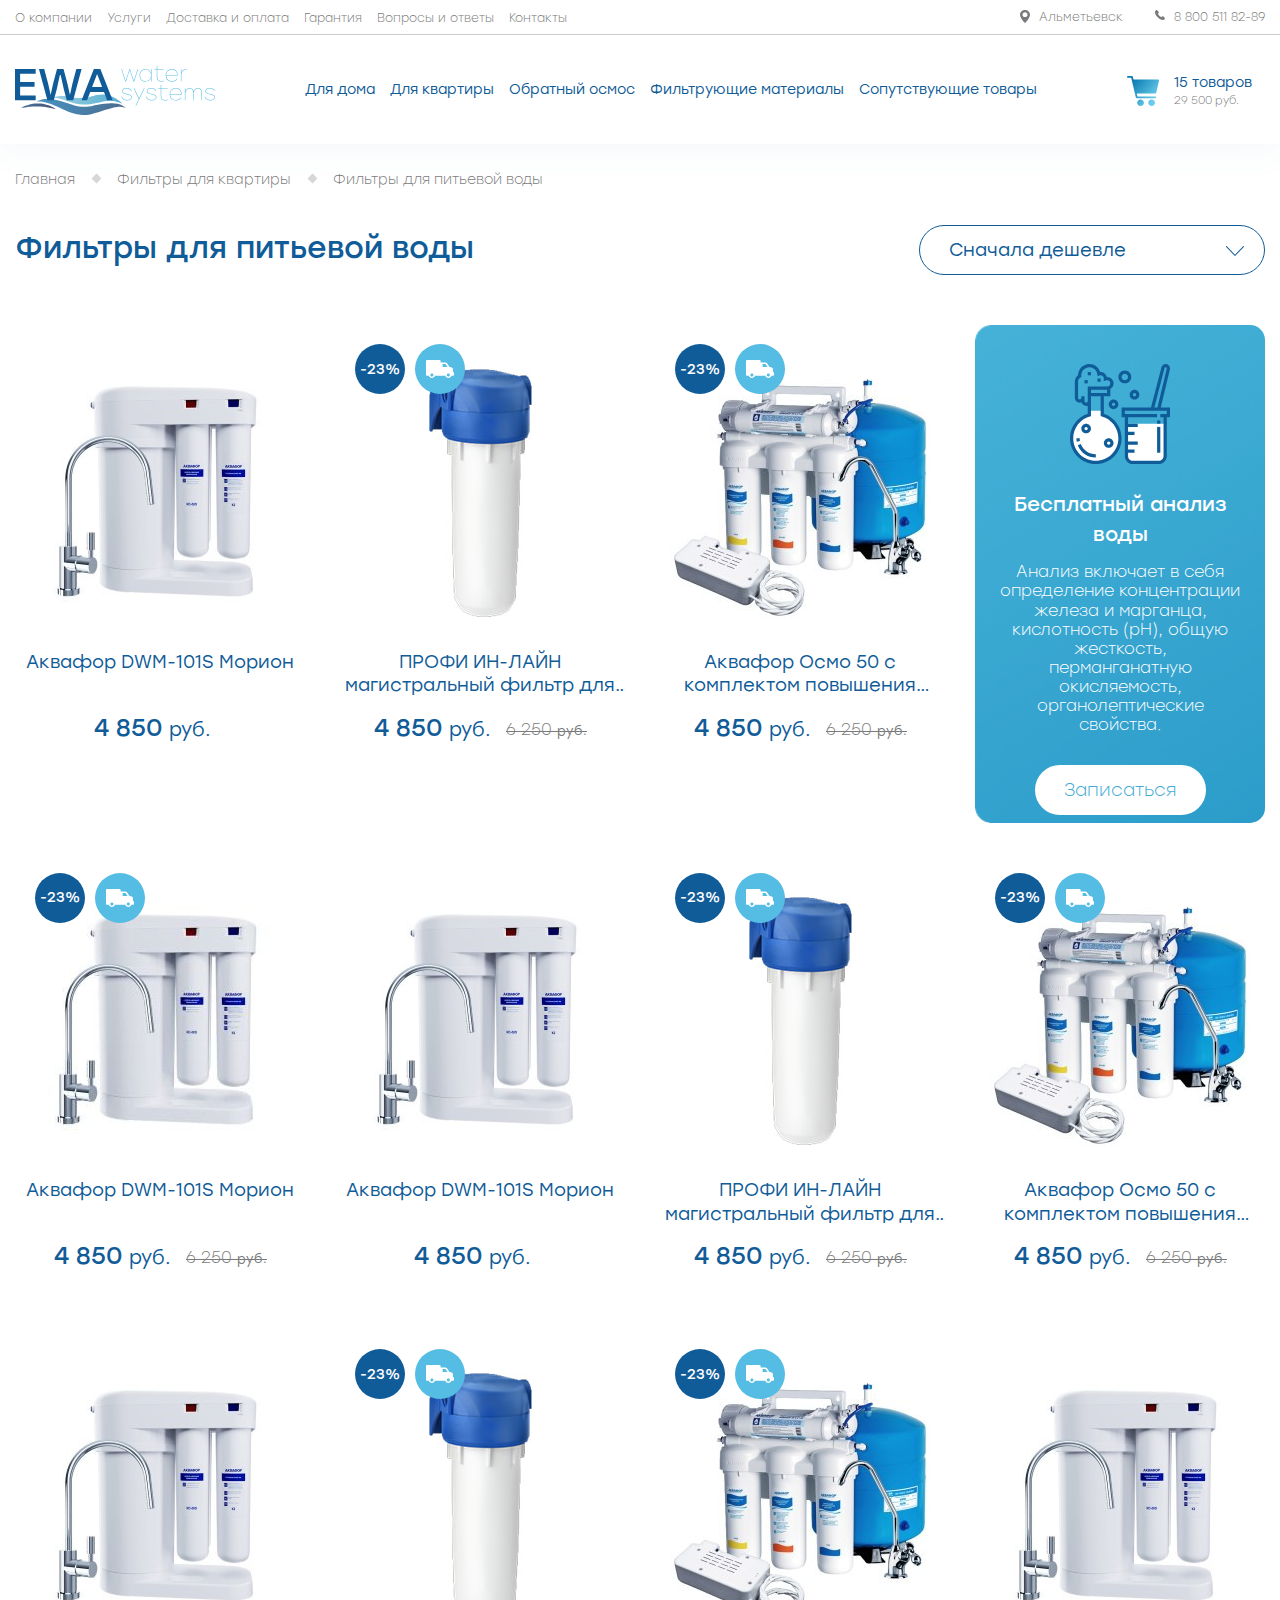
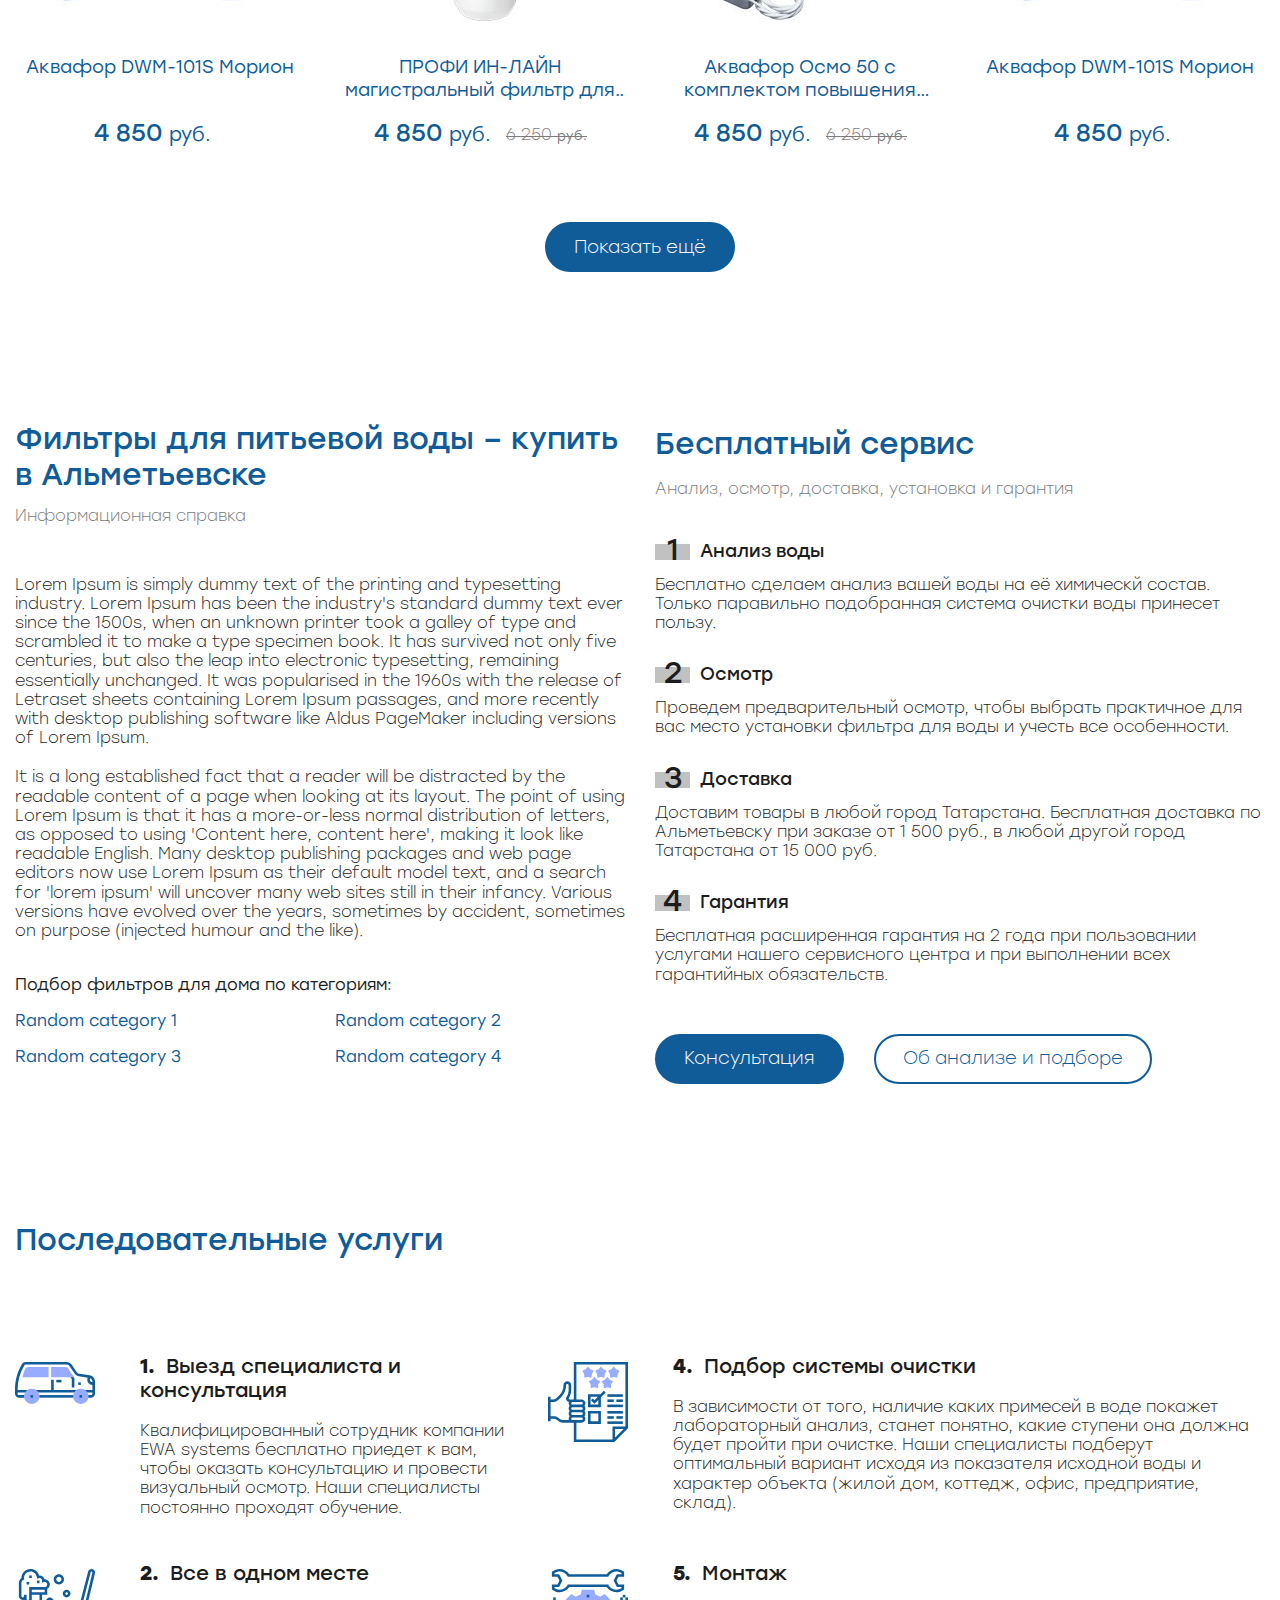
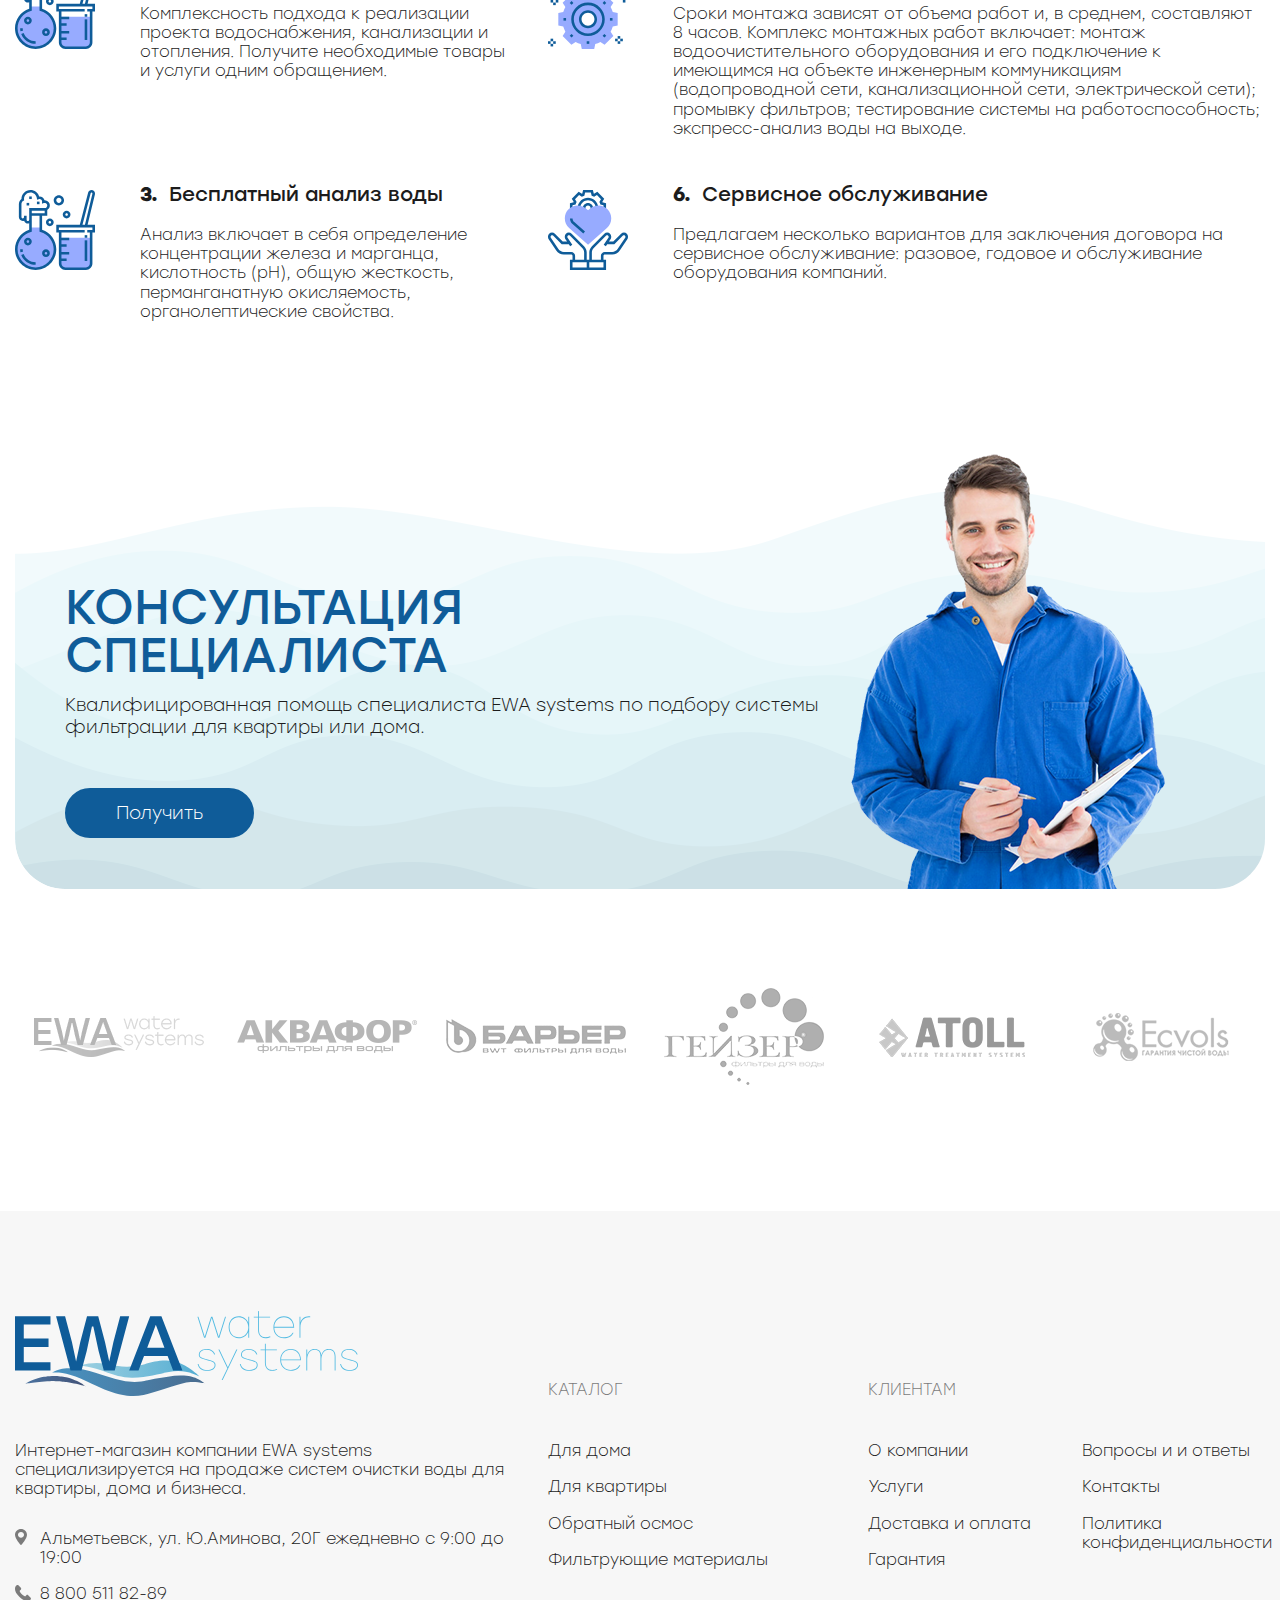
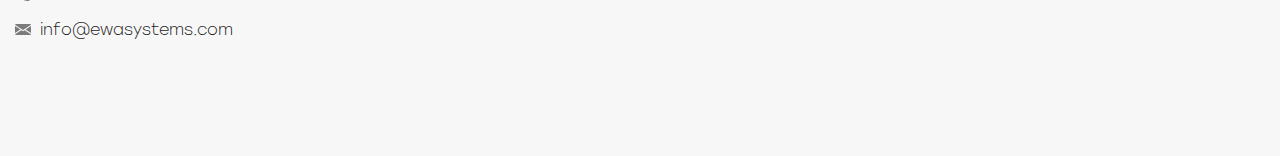
<file: categories.html>
<!DOCTYPE html>
<html lang="ru">
<head>
    <meta charset="UTF-8">
    <meta name="viewport" content="width=device-width, initial-scale=1.0, shrink-to-fit=no">
    <title>EWA water system</title>

    <!-- additional styles -->
    <link rel="stylesheet" href="css/bootstrap.min.css">
    <link rel="stylesheet" href="css/swiper.min.css">

    <!-- common styles -->
    <link rel="stylesheet" href="fonts/stolzl/stolzl.css">
    <link rel="stylesheet" href="css/style.css">
    <link rel="stylesheet" href="css/media.css">

    <!-- scripts -->
    <script src="js/jquery.min.js"></script>
    <script src="js/bootstrap.bundle.min.js"></script>
    <script src="js/swiper.min.js"></script>
</head>
<body>

    <div class="header">
        <div class="header-top">
            <div class="container">
                <div class="row-header-top">
                    <div class="header-top-list">
                        <a href="javascript:void(0)" class="header-top-link">О компании</a>
                        <a href="javascript:void(0)" class="header-top-link">Услуги</a>
                        <a href="javascript:void(0)" class="header-top-link">Доставка и оплата</a>
                        <a href="javascript:void(0)" class="header-top-link">Гарантия</a>
                        <a href="javascript:void(0)" class="header-top-link">Вопросы и ответы</a>
                        <a href="javascript:void(0)" class="header-top-link">Контакты</a>
                    </div>
    
                    <div class="header-contacts">
                        <a href="javascript:void(0)" class="header-contacts-item header-city">
                            Альметьевск
                        </a>
                        <a href="tel:88005118289" class="header-contacts-item header-phone">
                            8 800 511 82-89
                        </a>
                    </div>
                </div>
            </div>
        </div>
        <div class="header-main">
            <div class="container">
                <div class="row-header-main">
                    <a href="/" class="header-logo">
                        <img src="images/ewa-logo.svg" alt="EWA water system" class="header-logo-src">
                    </a>

                    <div class="header-main-list">
                        <a href="javascript:void(0)" class="header-main-link">Для дома</a>
                        <a href="javascript:void(0)" class="header-main-link">Для квартиры</a>
                        <a href="javascript:void(0)" class="header-main-link">Обратный осмос</a>
                        <a href="javascript:void(0)" class="header-main-link">Фильтрующие материалы</a>
                        <a href="javascript:void(0)" class="header-main-link">Сопутствующие товары</a>
                    </div>

                    <!--
                        Если в корзине нету товаров, то убираем класс cart-has-items
                        и в header-cart-title ставим статичный текст "Корзина"
                        блок header-cart-total может быть пустым,
                        он всё равнон будет в display: none
                    -->
                    <a href="javascript:void(0)" class="header-cart cart-has-items">
                        <div class="header-cart-icon">
                            <img src="images/header-cart.svg" alt="Корзина">
                        </div>
                        <div class="header-cart-body">
                            <div class="header-cart-title">15 товаров</div>
                            <div class="header-cart-total">29 500 руб.</div>
                        </div>
                    </a>

                    <div class="responsive-items">
                        <a class="responsive-item header-cart-responsive" href="javascript:void(0)">
                            <img src="images/header-cart.svg" alt="">
                        </a>

                        <div class="responsive-item header-burger">
                            <span class="burger-line line-1"></span>
                            <span class="burger-line line-2"></span>
                            <span class="burger-line line-3"></span>
                        </div>
                    </div>
                </div>
            </div>
        </div>
    </div>

    <div class="page-bc">
        <div class="container">
            <div class="page-bc-list">
                <a href="javascript:void(0)" class="page-bc-link">Главная</a>
                <a href="javascript:void(0)" class="page-bc-link">Фильтры для квартиры</a>
                <a href="javascript:void(0)" class="page-bc-link">Фильтры для питьевой воды</a>
            </div>
        </div>
    </div>

    <div class="section-page">
        <div class="container">
            <div class="section-head">
                <div class="section-heading">Фильтры для питьевой воды</div>

                <form class="catalog-sort-form">
                    <select name="catalogSort" id="catalogSort" class="catalog-sort-select">
                        <option value="0">Сначала дешевле</option>
                        <option value="1">Сначала дороже</option>
                        <option value="2">Сначала ещё как-то</option>
                    </select>
                </form>
            </div>

            <div class="catalog-list">
                <div class="row">
                    <div class="col-lg-3 col-md-4 col-product-item">
                        <div class="product-item catalog-product-item" data-product-id="0">
                            <a href="javascript:void(0)" class="product-item-photo" style="background-image: url(images/product-slider/1.jpg);"></a>
                            <a href="javascript:void(0)" class="product-item-name">Аквафор DWM-101S Морион</a>
                            <a href="javascript:void(0)" class="product-item-prices component-prices">
                                <span class="newprice">4 850 <span>руб.</span></span>
                                <span class="oldprice"></span>
                            </a>
                            <div class="product-item-actions">
                                <a href="javascript:void(0)" class="product-item-buy">Купить</a>
                                <a href="javascript:void(0)" class="product-item-info" data-product-id="0">
                                    <div class="product-item-info-inner-tooltip">
                                        0) Экономит до 9 тонн воды в год. Оптимизирует минерализацию Mg и Ca от исходной жесткости. Мягкая вода - основа яркого вкуса блюд. Эффективен при низком давлении без электронасоса.Легкая и безопасная замена модулей по клику.
                                    </div>
                                </a>
                            </div>
                        </div>
                    </div>
                    <div class="col-lg-3 col-md-4 col-product-item">
                        <div class="product-item catalog-product-item" data-product-id="1">
                            <div class="product-item-bubble bubble-discount">-23%</div>
                            <div class="product-item-bubble bubble-delivery" title="Бесплатная доставка!" data-product-id="1"></div>
                            <a href="javascript:void(0)" class="product-item-photo" style="background-image: url(images/product-slider/2.jpg);"></a>
                            <a href="javascript:void(0)" class="product-item-name">
                                ПРОФИ ИН-ЛАЙН магистральный 
                                фильтр для холодной воды
                            </a>
                            <a href="javascript:void(0)" class="product-item-prices component-prices">
                                <span class="newprice">4 850 <span>руб.</span></span>
                                <span class="oldprice">6 250 <span>руб.</span></span>
                            </a>
                            <div class="product-item-actions">
                                <a href="javascript:void(0)" class="product-item-buy">Купить</a>
                                <a href="javascript:void(0)" class="product-item-info" data-product-id="1">
                                    <div class="product-item-info-inner-tooltip">
                                        1) Экономит до 9 тонн воды в год. Оптимизирует минерализацию Mg и Ca от исходной жесткости. Мягкая вода - основа яркого вкуса блюд. Эффективен при низком давлении без электронасоса.Легкая и безопасная замена модулей по клику.
                                    </div>
                                </a>
                            </div>
                        </div>
                    </div>
                    <div class="col-lg-3 col-md-4 col-product-item">
                        <div class="product-item catalog-product-item" data-product-id="2">
                            <div class="product-item-bubble bubble-discount">-23%</div>
                            <div class="product-item-bubble bubble-delivery" title="Бесплатная доставка!" data-product-id="2"></div>
                            <a href="javascript:void(0)" class="product-item-photo" style="background-image: url(images/product-slider/3.jpg);"></a>
                            <a href="javascript:void(0)" class="product-item-name">
                                Аквафор Осмо 50 с комплектом 
                                повышения давления
                            </a>
                            <a href="javascript:void(0)" class="product-item-prices component-prices">
                                <span class="newprice">4 850 <span>руб.</span></span>
                                <span class="oldprice">6 250 <span>руб.</span></span>
                            </a>
                            <div class="product-item-actions">
                                <a href="javascript:void(0)" class="product-item-buy">Купить</a>
                                <a href="javascript:void(0)" class="product-item-info" data-product-id="2">
                                    <div class="product-item-info-inner-tooltip">
                                        2) Экономит до 9 тонн воды в год. Оптимизирует минерализацию Mg и Ca от исходной жесткости. Мягкая вода - основа яркого вкуса блюд. Эффективен при низком давлении без электронасоса.Легкая и безопасная замена модулей по клику.
                                    </div>
                                </a>
                            </div>
                        </div>
                    </div>
                    <div class="col-lg-3 col-md-4 col-product-item col-product-zapis">
                        <div class="catalog-zapis-item">
                            <img class="zapis-icon" src="images/catalog-zapis-icon.svg" alt="">

                            <div class="zapis-title">Бесплатный анализ воды</div>

                            <div class="zapis-desc">
                                Анализ включает в себя 
                                определение концентрации 
                                железа и марганца, кислотность 
                                (рН), общую жесткость, 
                                перманганатную окисляемость, 
                                органолептические свойства.
                            </div>

                            <a href="javascript:void(0)" class="button-default zapis-button" data-toggle="modal" data-target="#freeAnalyzeModal">Записаться</a>
                        </div>
                    </div>
                    <div class="col-lg-3 col-md-4 col-product-item">
                        <div class="product-item catalog-product-item" data-product-id="3">
                            <div class="product-item-bubble bubble-discount">-23%</div>
                            <div class="product-item-bubble bubble-delivery" title="Бесплатная доставка!" data-product-id="3"></div>
                            <a href="javascript:void(0)" class="product-item-photo" style="background-image: url(images/product-slider/5.jpg);"></a>
                            <a href="javascript:void(0)" class="product-item-name">
                                Аквафор DWM-101S Морион
                            </a>
                            <a href="javascript:void(0)" class="product-item-prices component-prices">
                                <span class="newprice">4 850 <span>руб.</span></span>
                                <span class="oldprice">6 250 <span>руб.</span></span>
                            </a>
                            <div class="product-item-actions">
                                <a href="javascript:void(0)" class="product-item-buy">Купить</a>
                                <a href="javascript:void(0)" class="product-item-info" data-product-id="3">
                                    <div class="product-item-info-inner-tooltip">
                                        2) Экономит до 9 тонн воды в год. Оптимизирует минерализацию Mg и Ca от исходной жесткости. Мягкая вода - основа яркого вкуса блюд. Эффективен при низком давлении без электронасоса.Легкая и безопасная замена модулей по клику.
                                    </div>
                                </a>
                            </div>
                        </div>
                    </div>
                    <div class="col-lg-3 col-md-4 col-product-item">
                        <div class="product-item catalog-product-item" data-product-id="4">
                            <a href="javascript:void(0)" class="product-item-photo" style="background-image: url(images/product-slider/1.jpg);"></a>
                            <a href="javascript:void(0)" class="product-item-name">Аквафор DWM-101S Морион</a>
                            <a href="javascript:void(0)" class="product-item-prices component-prices">
                                <span class="newprice">4 850 <span>руб.</span></span>
                                <span class="oldprice"></span>
                            </a>
                            <div class="product-item-actions">
                                <a href="javascript:void(0)" class="product-item-buy">Купить</a>
                                <a href="javascript:void(0)" class="product-item-info" data-product-id="4">
                                    <div class="product-item-info-inner-tooltip">
                                        0) Экономит до 9 тонн воды в год. Оптимизирует минерализацию Mg и Ca от исходной жесткости. Мягкая вода - основа яркого вкуса блюд. Эффективен при низком давлении без электронасоса.Легкая и безопасная замена модулей по клику.
                                    </div>
                                </a>
                            </div>
                        </div>
                    </div>
                    <div class="col-lg-3 col-md-4 col-product-item">
                        <div class="product-item catalog-product-item" data-product-id="5">
                            <div class="product-item-bubble bubble-discount">-23%</div>
                            <div class="product-item-bubble bubble-delivery" title="Бесплатная доставка!" data-product-id="5"></div>
                            <a href="javascript:void(0)" class="product-item-photo" style="background-image: url(images/product-slider/2.jpg);"></a>
                            <a href="javascript:void(0)" class="product-item-name">
                                ПРОФИ ИН-ЛАЙН магистральный 
                                фильтр для холодной воды
                            </a>
                            <a href="javascript:void(0)" class="product-item-prices component-prices">
                                <span class="newprice">4 850 <span>руб.</span></span>
                                <span class="oldprice">6 250 <span>руб.</span></span>
                            </a>
                            <div class="product-item-actions">
                                <a href="javascript:void(0)" class="product-item-buy">Купить</a>
                                <a href="javascript:void(0)" class="product-item-info" data-product-id="5">
                                    <div class="product-item-info-inner-tooltip">
                                        1) Экономит до 9 тонн воды в год. Оптимизирует минерализацию Mg и Ca от исходной жесткости. Мягкая вода - основа яркого вкуса блюд. Эффективен при низком давлении без электронасоса.Легкая и безопасная замена модулей по клику.
                                    </div>
                                </a>
                            </div>
                        </div>
                    </div>
                    <div class="col-lg-3 col-md-4 col-product-item">
                        <div class="product-item catalog-product-item" data-product-id="6">
                            <div class="product-item-bubble bubble-discount">-23%</div>
                            <div class="product-item-bubble bubble-delivery" title="Бесплатная доставка!" data-product-id="6"></div>
                            <a href="javascript:void(0)" class="product-item-photo" style="background-image: url(images/product-slider/3.jpg);"></a>
                            <a href="javascript:void(0)" class="product-item-name">
                                Аквафор Осмо 50 с комплектом 
                                повышения давления
                            </a>
                            <a href="javascript:void(0)" class="product-item-prices component-prices">
                                <span class="newprice">4 850 <span>руб.</span></span>
                                <span class="oldprice">6 250 <span>руб.</span></span>
                            </a>
                            <div class="product-item-actions">
                                <a href="javascript:void(0)" class="product-item-buy">Купить</a>
                                <a href="javascript:void(0)" class="product-item-info" data-product-id="6">
                                    <div class="product-item-info-inner-tooltip">
                                        2) Экономит до 9 тонн воды в год. Оптимизирует минерализацию Mg и Ca от исходной жесткости. Мягкая вода - основа яркого вкуса блюд. Эффективен при низком давлении без электронасоса.Легкая и безопасная замена модулей по клику.
                                    </div>
                                </a>
                            </div>
                        </div>
                    </div>
                    <div class="col-lg-3 col-md-4 col-product-item">
                        <div class="product-item catalog-product-item" data-product-id="7">
                            <a href="javascript:void(0)" class="product-item-photo" style="background-image: url(images/product-slider/1.jpg);"></a>
                            <a href="javascript:void(0)" class="product-item-name">Аквафор DWM-101S Морион</a>
                            <a href="javascript:void(0)" class="product-item-prices component-prices">
                                <span class="newprice">4 850 <span>руб.</span></span>
                                <span class="oldprice"></span>
                            </a>
                            <div class="product-item-actions">
                                <a href="javascript:void(0)" class="product-item-buy">Купить</a>
                                <a href="javascript:void(0)" class="product-item-info" data-product-id="7">
                                    <div class="product-item-info-inner-tooltip">
                                        0) Экономит до 9 тонн воды в год. Оптимизирует минерализацию Mg и Ca от исходной жесткости. Мягкая вода - основа яркого вкуса блюд. Эффективен при низком давлении без электронасоса.Легкая и безопасная замена модулей по клику.
                                    </div>
                                </a>
                            </div>
                        </div>
                    </div>
                    <div class="col-lg-3 col-md-4 col-product-item">
                        <div class="product-item catalog-product-item" data-product-id="8">
                            <div class="product-item-bubble bubble-discount">-23%</div>
                            <div class="product-item-bubble bubble-delivery" title="Бесплатная доставка!" data-product-id="8"></div>
                            <a href="javascript:void(0)" class="product-item-photo" style="background-image: url(images/product-slider/2.jpg);"></a>
                            <a href="javascript:void(0)" class="product-item-name">
                                ПРОФИ ИН-ЛАЙН магистральный 
                                фильтр для холодной воды
                            </a>
                            <a href="javascript:void(0)" class="product-item-prices component-prices">
                                <span class="newprice">4 850 <span>руб.</span></span>
                                <span class="oldprice">6 250 <span>руб.</span></span>
                            </a>
                            <div class="product-item-actions">
                                <a href="javascript:void(0)" class="product-item-buy">Купить</a>
                                <a href="javascript:void(0)" class="product-item-info" data-product-id="8">
                                    <div class="product-item-info-inner-tooltip">
                                        1) Экономит до 9 тонн воды в год. Оптимизирует минерализацию Mg и Ca от исходной жесткости. Мягкая вода - основа яркого вкуса блюд. Эффективен при низком давлении без электронасоса.Легкая и безопасная замена модулей по клику.
                                    </div>
                                </a>
                            </div>
                        </div>
                    </div>
                    <div class="col-lg-3 col-md-4 col-product-item">
                        <div class="product-item catalog-product-item" data-product-id="9">
                            <div class="product-item-bubble bubble-discount">-23%</div>
                            <div class="product-item-bubble bubble-delivery" title="Бесплатная доставка!" data-product-id="9"></div>
                            <a href="javascript:void(0)" class="product-item-photo" style="background-image: url(images/product-slider/3.jpg);"></a>
                            <a href="javascript:void(0)" class="product-item-name">
                                Аквафор Осмо 50 с комплектом 
                                повышения давления
                            </a>
                            <a href="javascript:void(0)" class="product-item-prices component-prices">
                                <span class="newprice">4 850 <span>руб.</span></span>
                                <span class="oldprice">6 250 <span>руб.</span></span>
                            </a>
                            <div class="product-item-actions">
                                <a href="javascript:void(0)" class="product-item-buy">Купить</a>
                                <a href="javascript:void(0)" class="product-item-info" data-product-id="9">
                                    <div class="product-item-info-inner-tooltip">
                                        2) Экономит до 9 тонн воды в год. Оптимизирует минерализацию Mg и Ca от исходной жесткости. Мягкая вода - основа яркого вкуса блюд. Эффективен при низком давлении без электронасоса.Легкая и безопасная замена модулей по клику.
                                    </div>
                                </a>
                            </div>
                        </div>
                    </div>
                    <div class="col-lg-3 col-md-4 col-product-item">
                        <div class="product-item catalog-product-item" data-product-id="10">
                            <a href="javascript:void(0)" class="product-item-photo" style="background-image: url(images/product-slider/1.jpg);"></a>
                            <a href="javascript:void(0)" class="product-item-name">Аквафор DWM-101S Морион</a>
                            <a href="javascript:void(0)" class="product-item-prices component-prices">
                                <span class="newprice">4 850 <span>руб.</span></span>
                                <span class="oldprice"></span>
                            </a>
                            <div class="product-item-actions">
                                <a href="javascript:void(0)" class="product-item-buy">Купить</a>
                                <a href="javascript:void(0)" class="product-item-info" data-product-id="10">
                                    <div class="product-item-info-inner-tooltip">
                                        0) Экономит до 9 тонн воды в год. Оптимизирует минерализацию Mg и Ca от исходной жесткости. Мягкая вода - основа яркого вкуса блюд. Эффективен при низком давлении без электронасоса.Легкая и безопасная замена модулей по клику.
                                    </div>
                                </a>
                            </div>
                        </div>
                    </div>
                </div>

                <div class="catalog-more"><a href="javascript:void(0)" class="button-default button-active">Показать ещё</a></div>
            </div>
        </div>
    </div>

    <div class="section-about section-about-catalog">
        <div class="container">
            <div class="row">
                <div class="col-lg-6">
                    <div class="about-title">
                        Фильтры для питьевой воды – купить в <br>
                        Альметьевске
                    </div>
                    <div class="subheading subheading-line">Информационная справка</div>

                    <div class="about-content">
                        <p>
                            Lorem Ipsum is simply dummy text of the printing and typesetting industry. Lorem 
                            Ipsum has been the industry's standard dummy text ever since the 1500s, when an 
                            unknown printer took a galley of type and scrambled it to make a type specimen 
                            book. It has survived not only five centuries, but also the leap into electronic 
                            typesetting, remaining essentially unchanged. It was popularised in the 1960s with the 
                            release of Letraset sheets containing Lorem Ipsum passages, and more recently with 
                            desktop publishing software like Aldus PageMaker including versions of Lorem Ipsum.
                        </p>
                        
                        <p>
                            It is a long established fact that a reader will be distracted by the readable content 
                            of a page when looking at its layout. The point of using Lorem Ipsum is that it has a 
                            more-or-less normal distribution of letters, as opposed to using 'Content here, 
                            content here', making it look like readable English. Many desktop publishing packages 
                            and web page editors now use Lorem Ipsum as their default model text, and a search 
                            for 'lorem ipsum' will uncover many web sites still in their infancy. Various versions have 
                            evolved over the years, sometimes by accident, sometimes on purpose (injected 
                            humour and the like).
                        </p>

                        <div class="about-podbor">
                            <div class="about-podbor-title">Подбор фильтров для дома по категориям:</div>

                            <div class="row row-podbor">
                                <div class="col-md-6"><a href="javascript:void(0)" class="about-podbor-link">Random category 1</a></div>
                                <div class="col-md-6"><a href="javascript:void(0)" class="about-podbor-link">Random category 2</a></div>
                                <div class="col-md-6"><a href="javascript:void(0)" class="about-podbor-link">Random category 3</a></div>
                                <div class="col-md-6"><a href="javascript:void(0)" class="about-podbor-link">Random category 4</a></div>
                            </div>
                        </div>
                    </div>
                </div>
                <div class="col-lg-6 col-about">
                    <div class="section-heading">Бесплатный сервис</div>

                    <div class="subheading">Анализ, осмотр, доставка, установка и гарантия</div>

                    <div class="about-list">
                        <div class="about-list-item">
                            <div class="about-list-head">
                                <div class="about-list-count"><span>1</span></div>
                                <div class="about-list-name">Анализ воды</div>
                            </div>
                            <div class="about-list-desc">
                                Бесплатно сделаем анализ вашей воды на её химическй состав. Только 
                                паравильно подобранная система очистки воды принесет пользу.
                            </div>
                        </div>
                        <div class="about-list-item">
                            <div class="about-list-head">
                                <div class="about-list-count"><span>2</span></div>
                                <div class="about-list-name">Осмотр</div>
                            </div>
                            <div class="about-list-desc">
                                Проведем предварительный осмотр, чтобы выбрать практичное для вас 
                                место установки фильтра для воды и учесть все особенности.
                            </div>
                        </div>
                        <div class="about-list-item">
                            <div class="about-list-head">
                                <div class="about-list-count"><span>3</span></div>
                                <div class="about-list-name">Доставка</div>
                            </div>
                            <div class="about-list-desc">
                                Доставим товары в любой город Татарстана. Бесплатная доставка по 
                                Альметьевску при заказе от 1 500 руб., в любой другой город 
                                Татарстана от 15 000 руб.
                            </div>
                        </div>
                        <div class="about-list-item">
                            <div class="about-list-head">
                                <div class="about-list-count"><span>4</span></div>
                                <div class="about-list-name">Гарантия</div>
                            </div>
                            <div class="about-list-desc">
                                Бесплатная расширенная гарантия на 2 года при пользовании 
                                услугами нашего сервисного центра и при выполнении всех 
                                гарантийных обязательств.
                            </div>
                        </div>
                    </div>

                    <div class="section-btns">
                        <a href="javascript:void(0)" class="button-default button-active" data-toggle="modal" data-target="#consultModal">Консультация</a>
                        <a href="javascript:void(0)" class="button-default button-border">Об анализе и подборе</a>
                    </div>
                </div>
            </div>
        </div>
    </div>

    <div class="section-services">
        <div class="container">
            <div class="section-heading">Последовательные услуги</div>

            <div class="row row-services">
                <div class="col-md-5">
                    <div class="service-item">
                        <div class="service-item-icon"><img src="images/services/1.svg" alt="Выезд специалиста и консультация" class="service-item-icon-src"></div>
                        <div class="service-item-body">
                            <div class="service-item-name"><b>1.</b> Выезд специалиста и консультация</div>
                            <div class="service-item-text">
                                Квалифицированный сотрудник компании EWA 
                                systems бесплатно приедет к вам, чтобы оказать
                                консультацию и провести визуальный осмотр.
                                Наши специалисты постоянно проходят обучение.
                            </div>
                        </div>
                    </div>
                </div>
                <div class="col-md-7">
                    <div class="service-item">
                        <div class="service-item-icon"><img src="images/services/4.svg" alt="Подбор системы очистки" class="service-item-icon-src"></div>
                        <div class="service-item-body">
                            <div class="service-item-name"><b>4.</b> Подбор системы очистки</div>
                            <div class="service-item-text">
                                В зависимости от того, наличие каких примесей в  воде покажет лабораторный 
                                анализ, станет понятно, какие ступени она должна будет пройти при очистке. 
                                Наши специалисты подберут оптимальный вариант исходя из показателя 
                                исходной воды и характер объекта (жилой дом, коттедж, офис, предприятие, 
                                склад). 
                            </div>
                        </div>
                    </div>
                </div>
                <div class="col-md-5">
                    <div class="service-item">
                        <div class="service-item-icon"><img src="images/services/3.svg" alt="Все в одном месте" class="service-item-icon-src"></div>
                        <div class="service-item-body">
                            <div class="service-item-name"><b>2.</b> Все в одном месте</div>
                            <div class="service-item-text">
                                Комплексность подхода к реализации проекта 
                                водоснабжения, канализации и отопления. Получите
                                необходимые товары и услуги одним обращением.
                            </div>
                        </div>
                    </div> 
                </div>
                <div class="col-md-7">
                    <div class="service-item">
                        <div class="service-item-icon"><img src="images/services/5.svg" alt="Монтаж" class="service-item-icon-src"></div>
                        <div class="service-item-body">
                            <div class="service-item-name"><b>5.</b> Монтаж</div>
                            <div class="service-item-text">
                                Сроки монтажа зависят от объема работ и, в среднем, составляют 8 часов. 
                                Комплекс монтажных работ включает: монтаж водоочистительного оборудования 
                                и его подключение к имеющимся на объекте инженерным коммуникациям 
                                (водопроводной сети, канализационной сети, электрической сети); промывку 
                                фильтров; тестирование системы на работоспособность; экспресс-анализ воды 
                                на выходе. 
                            </div>
                        </div>
                    </div>
                </div>
                <div class="col-md-5">
                    <div class="service-item">
                        <div class="service-item-icon"><img src="images/services/3.svg" alt="Бесплатный анализ воды" class="service-item-icon-src"></div>
                        <div class="service-item-body">
                            <div class="service-item-name"><b>3.</b> Бесплатный анализ воды</div>
                            <div class="service-item-text">
                                Анализ включает в себя определение концентрации 
                                железа и марганца, кислотность (рН), общую 
                                жесткость, перманганатную окисляемость, 
                                органолептические свойства.
                            </div>
                        </div>
                    </div>
                    
                </div>
                <div class="col-md-7">
                    <div class="service-item">
                        <div class="service-item-icon"><img src="images/services/6.svg" alt="Сервисное обслуживание" class="service-item-icon-src"></div>
                        <div class="service-item-body">
                            <div class="service-item-name"><b>6.</b> Сервисное обслуживание</div>
                            <div class="service-item-text">
                                Предлагаем несколько вариантов для заключения договора на сервисное 
                                обслуживание: разовое, годовое и обслуживание оборудования компаний.                                
                            </div>
                        </div>
                    </div>
                </div>
            </div>
        </div>
    </div>

    <div class="section-consult">
        <div class="container">
            <div class="consult-content">
                <div class="consult-heading">Консультация специалиста</div>

                <div class="consult-desc">
                    Квалифицированная помощь специалиста EWA systems по подбору <br>
                    системы фильтрации для квартиры или дома.
                </div>

                <a href="javascript:void(0)" class="button-default button-active consult-btn" data-toggle="modal" data-target="#consultModal">Получить</a>

                <img src="images/consult-men.png" alt="" class="consult-men">
            </div>
        </div>
    </div>

    <div class="section-partners">
        <div class="container">
            <div class="slider-partners swiper-container">
                <div class="swiper-wrapper">
                    <div class="swiper-slide"><img src="images/partners/1.png" alt="" class="partner-logo"></div>
                    <div class="swiper-slide"><img src="images/partners/2.png" alt="" class="partner-logo"></div>
                    <div class="swiper-slide"><img src="images/partners/3.png" alt="" class="partner-logo"></div>
                    <div class="swiper-slide"><img src="images/partners/4.png" alt="" class="partner-logo"></div>
                    <div class="swiper-slide"><img src="images/partners/5.png" alt="" class="partner-logo"></div>
                    <div class="swiper-slide"><img src="images/partners/6.png" alt="" class="partner-logo"></div>
                </div>
            </div>
        </div>
    </div>
    
    <div class="footer">
        <div class="container">
            <div class="row">
                <div class="col-lg-5">
                    <a class="footer-logo" href="/">
                        <img class="footer-logo-src" src="images/ewa-logo.svg" alt="">
                    </a>

                    <div class="footer-desc">
                        Интернет-магазин компании EWA systems <br>
                        специализируется на продаже систем очистки воды <br>
                        для квартиры, дома и бизнеса.
                    </div>

                    <div class="footer-contacts">
                        <div class="footer-contacts-item footer-pin">
                            Альметьевск, ул. Ю.Аминова, 20Г<br>
                            ежедневно с 9:00 до 19:00
                        </div>
                        <div class="footer-contacts-item footer-phone">
                            <a href="tel:88005118289" class="footer-link">8 800 511 82-89</a>
                        </div>
                        <div class="footer-contacts-item footer-email">
                            <a href="mailto:info@ewasystems.com" class="footer-link">info@ewasystems.com</a>
                        </div>
                    </div>
                </div>
                <div class="col-lg-3 col-footer">
                    <div class="footer-title">Каталог</div>

                    <div class="footer-nav">
                        <div class="footer-nav-item">
                            <a href="javascript:void(0)" class="footer-nav-link footer-link">Для дома</a>
                        </div>
                        <div class="footer-nav-item">
                            <a href="javascript:void(0)" class="footer-nav-link footer-link">Для квартиры</a>
                        </div>
                        <div class="footer-nav-item">
                            <a href="javascript:void(0)" class="footer-nav-link footer-link">Обратный осмос</a>
                        </div>
                        <div class="footer-nav-item">
                            <a href="javascript:void(0)" class="footer-nav-link footer-link">Фильтрующие материалы</a>
                        </div>
                    </div>
                </div>
                <div class="col-lg-2 col-footer">
                    <div class="footer-title">Клиентам</div>

                    <div class="footer-nav">
                        <div class="footer-nav-item">
                            <a href="javascript:void(0)" class="footer-nav-link footer-link">О компании</a>
                        </div>
                        <div class="footer-nav-item">
                            <a href="javascript:void(0)" class="footer-nav-link footer-link">Услуги</a>
                        </div>
                        <div class="footer-nav-item">
                            <a href="javascript:void(0)" class="footer-nav-link footer-link">Доставка и оплата</a>
                        </div>
                        <div class="footer-nav-item">
                            <a href="javascript:void(0)" class="footer-nav-link footer-link">Гарантия</a>
                        </div>
                    </div>
                </div>
                <div class="col-lg-2 col-footer">
                    <div class="footer-title">&nbsp;</div>

                    <div class="footer-nav">
                        <div class="footer-nav-item">
                            <a href="javascript:void(0)" class="footer-nav-link footer-link">Вопросы и и ответы</a>
                        </div>
                        <div class="footer-nav-item">
                            <a href="javascript:void(0)" class="footer-nav-link footer-link">Контакты</a>
                        </div>
                        <div class="footer-nav-item">
                            <a href="javascript:void(0)" class="footer-nav-link footer-link">Политика конфиденциальности</a>
                        </div>
                    </div>
                </div>
            </div>
        </div>
    </div>

    <div class="overlay"></div>

    <!-- Modal бесплатный анализ -->
    <div class="modal modal-custom fade" id="freeAnalyzeModal" tabindex="-1" role="dialog" aria-labelledby="freeAnalyzeModalLabel" aria-hidden="true">
        <div class="modal-dialog modal-dialog-custom modal-dialog-centered" role="document">
            <div class="modal-content-custom">
                <div class="modal-custom-head">
                    <div class="modal-custom-title">Бесплатный анализ воды</div>
                    <div class="modal-custom-subtitle">
                        Анализ включает в себя определение концентрации  железа и 
                        марганца, кислотность (рН), общую  жесткость, перманганатную 
                        окисляемость, органолептические свойства.
                    </div>
                    <a href="javascript:void(0)" class="modal-custom-close" data-dismiss="modal">
                        <img src="images/modal-close.svg" alt="">
                    </a>
                </div>
                <div class="modal-custom-body">
                    <div class="modal-form-wrap">
                        <form class="modal-form-block">
                            <label class="modal-form-label">
                                <input type="text" class="modal-form-input" placeholder="Ваше имя">
                            </label>
                            <label class="modal-form-label">
                                <input type="text" class="modal-form-input" placeholder="Телефон">
                            </label>
                            <div class="modal-form-label">
                                <button class="modal-form-button button-default button-active" type="submit">Отправить</button>
                            </div>
                        </form>
                    </div>

                    <div class="modal-form-agree">
                        Нажав на кнопку “Отправить”, вы даете согласие <br>
                        на обработку персональных данных.
                    </div>
                </div>
            </div>
        </div>
    </div>

    <!-- Modal консультация -->
    <div class="modal modal-custom fade" id="consultModal" tabindex="-1" role="dialog" aria-labelledby="consultModalLabel" aria-hidden="true">
        <div class="modal-dialog modal-dialog-custom modal-dialog-centered" role="document">
            <div class="modal-content-custom">
                <div class="modal-custom-head">
                    <div class="modal-custom-title">Консультация</div>
                    <div class="modal-custom-subtitle">
                        Квалифицированная помощь специалиста EWA systems
                    </div>
                    <a href="javascript:void(0)" class="modal-custom-close" data-dismiss="modal">
                        <img src="images/modal-close.svg" alt="">
                    </a>
                </div>
                <div class="modal-custom-body">
                    <div class="modal-form-wrap">
                        <form class="modal-form-block">
                            <label class="modal-form-label">
                                <input type="text" class="modal-form-input" placeholder="Ваше имя">
                            </label>
                            <label class="modal-form-label">
                                <input type="text" class="modal-form-input" placeholder="Телефон">
                            </label>
                            <div class="modal-form-label">
                                <button class="modal-form-button button-default button-active" type="submit">Отправить</button>
                            </div>
                        </form>
                    </div>

                    <div class="modal-form-agree">
                        Нажав на кнопку “Отправить”, вы даете согласие <br>
                        на обработку персональных данных.
                    </div>
                </div>
            </div>
        </div>
    </div>

    <!-- custom scripts -->
    <script src="js/main.js"></script>
</body>
</html>
</file>
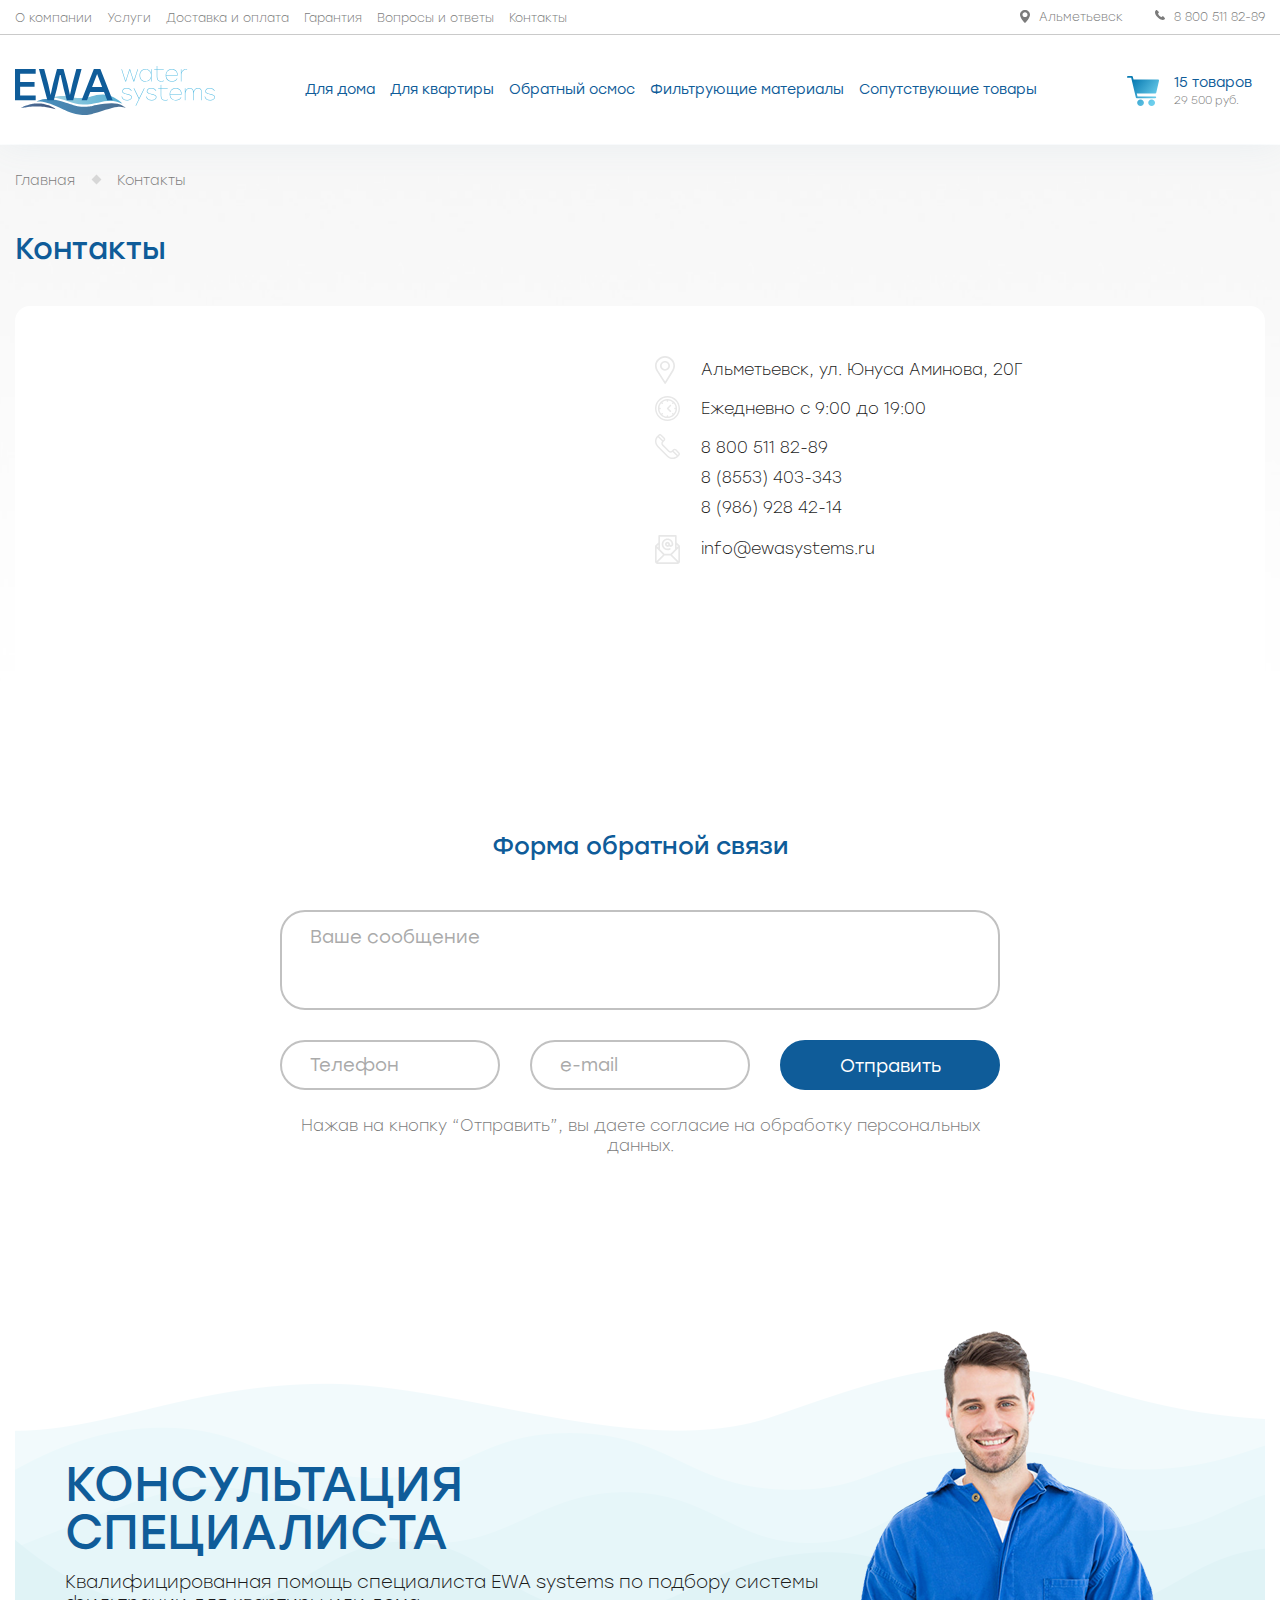
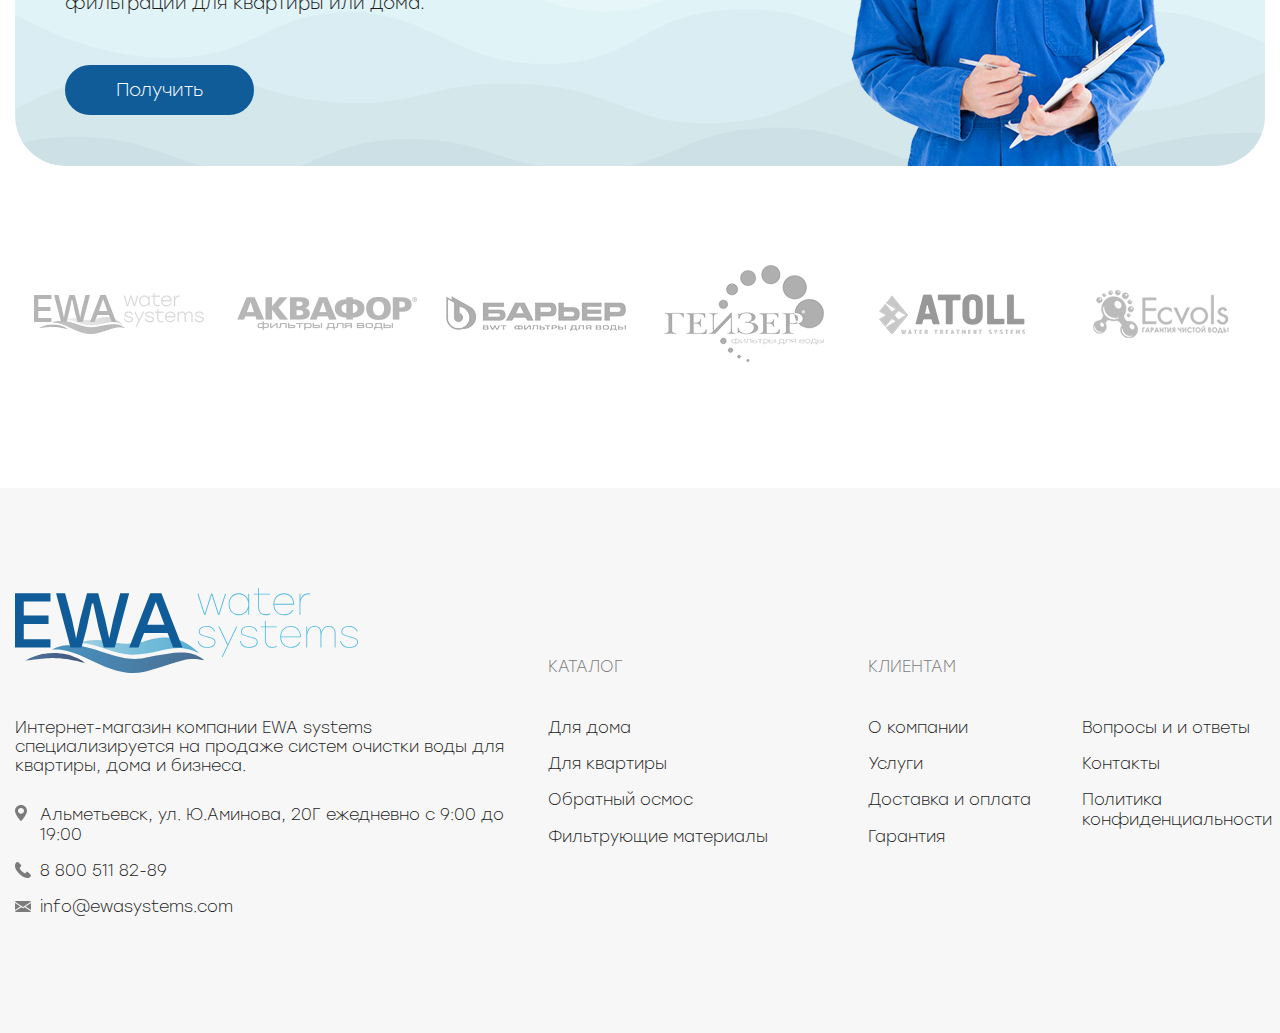
<file: contacts.html>
<!DOCTYPE html>
<html lang="ru">
<head>
    <meta charset="UTF-8">
    <meta name="viewport" content="width=device-width, initial-scale=1.0, shrink-to-fit=no">
    <title>EWA water system</title>

    <!-- additional styles -->
    <link rel="stylesheet" href="css/bootstrap.min.css">
    <link rel="stylesheet" href="css/swiper.min.css">

    <!-- common styles -->
    <link rel="stylesheet" href="fonts/stolzl/stolzl.css">
    <link rel="stylesheet" href="css/style.css">
    <link rel="stylesheet" href="css/media.css">

    <!-- scripts -->
    <script src="js/jquery.min.js"></script>
    <script src="js/bootstrap.bundle.min.js"></script>
    <script src="js/swiper.min.js"></script>
    <script src="https://api-maps.yandex.ru/2.1/?apikey=6445e34a-6356-496e-a717-c50ad2da116d&lang=ru_RU" type="text/javascript">
    </script>
</head>
<body>

    <div class="header">
        <div class="header-top">
            <div class="container">
                <div class="row-header-top">
                    <div class="header-top-list">
                        <a href="javascript:void(0)" class="header-top-link">О компании</a>
                        <a href="javascript:void(0)" class="header-top-link">Услуги</a>
                        <a href="javascript:void(0)" class="header-top-link">Доставка и оплата</a>
                        <a href="javascript:void(0)" class="header-top-link">Гарантия</a>
                        <a href="javascript:void(0)" class="header-top-link">Вопросы и ответы</a>
                        <a href="javascript:void(0)" class="header-top-link">Контакты</a>
                    </div>
    
                    <div class="header-contacts">
                        <a href="javascript:void(0)" class="header-contacts-item header-city">
                            Альметьевск
                        </a>
                        <a href="tel:88005118289" class="header-contacts-item header-phone">
                            8 800 511 82-89
                        </a>
                    </div>
                </div>
            </div>
        </div>
        <div class="header-main">
            <div class="container">
                <div class="row-header-main">
                    <a href="/" class="header-logo">
                        <img src="images/ewa-logo.svg" alt="EWA water system" class="header-logo-src">
                    </a>

                    <div class="header-main-list">
                        <a href="javascript:void(0)" class="header-main-link">Для дома</a>
                        <a href="javascript:void(0)" class="header-main-link">Для квартиры</a>
                        <a href="javascript:void(0)" class="header-main-link">Обратный осмос</a>
                        <a href="javascript:void(0)" class="header-main-link">Фильтрующие материалы</a>
                        <a href="javascript:void(0)" class="header-main-link">Сопутствующие товары</a>
                    </div>

                    <!--
                        Если в корзине нету товаров, то убираем класс cart-has-items
                        и в header-cart-title ставим статичный текст "Корзина"
                        блок header-cart-total может быть пустым,
                        он всё равнон будет в display: none
                    -->
                    <a href="javascript:void(0)" class="header-cart cart-has-items">
                        <div class="header-cart-icon">
                            <img src="images/header-cart.svg" alt="Корзина">
                        </div>
                        <div class="header-cart-body">
                            <div class="header-cart-title">15 товаров</div>
                            <div class="header-cart-total">29 500 руб.</div>
                        </div>
                    </a>

                    <div class="responsive-items">
                        <a class="responsive-item header-cart-responsive" href="javascript:void(0)">
                            <img src="images/header-cart.svg" alt="">
                        </a>

                        <div class="responsive-item header-burger">
                            <span class="burger-line line-1"></span>
                            <span class="burger-line line-2"></span>
                            <span class="burger-line line-3"></span>
                        </div>
                    </div>
                </div>
            </div>
        </div>
    </div>

    <div class="page-layout">
        <div class="page-bc">
            <div class="container">
                <div class="page-bc-list">
                    <a href="javascript:void(0)" class="page-bc-link">Главная</a>
                    <a href="javascript:void(0)" class="page-bc-link">Контакты</a>
                </div>
            </div>
        </div>

        <div class="container">
            <div class="section-head">
                <div class="section-heading">
                    Контакты
                </div>
            </div>

            <div class="page-layout-inner">
                <div class="row">
                    <div class="col-lg-6">
                        <div id="map" class="contacts-map"></div>
                    </div>
                    <div class="col-lg-6">
                        <div class="contacts-content">
                            <div class="contacts-list">
                                <div class="contacts-list-item">
                                    <div class="contacts-list-item-icon"><img src="images/contacts-pin.svg"></div>
                                    <div class="contacts-list-item-body">Альметьевск, ул. Юнуса Аминова, 20Г</div>
                                </div>
                                <div class="contacts-list-item">
                                    <div class="contacts-list-item-icon"><img src="images/contacts-clock.svg"></div>
                                    <div class="contacts-list-item-body">Ежедневно с 9:00 до 19:00</div>
                                </div>
                                <div class="contacts-list-item">
                                    <div class="contacts-list-item-icon"><img src="images/contacts-phone.svg"></div>
                                    <div class="contacts-list-item-body">
                                        <a href="tel:88005118289" class="contacts-list-item-link">8 800 511 82-89</a>
                                        <a href="tel:88553403343" class="contacts-list-item-link">8 (8553) 403-343</a>
                                        <a href="tel:89869284214" class="contacts-list-item-link">8 (986) 928 42-14</a>
                                    </div>
                                </div>
                                <div class="contacts-list-item">
                                    <div class="contacts-list-item-icon"><img src="images/contacts-email.svg"></div>
                                    <div class="contacts-list-item-body">
                                        <a href="javascript:void(0)" class="contacts-list-item-link">info@ewasystems.ru</a>
                                    </div>
                                </div>
                            </div>
                        </div>
                    </div>
                </div>
            </div>
        </div>
    </div>

    <div class="contacts-form">
        <div class="contacts-form-title">Форма обратной связи</div>
        <form id="contacts-form" class="contacts-form-action">
            <div class="contacts-form-row">
                <textarea rows="4" class="contacts-form-style" placeholder="Ваше сообщение"></textarea>
            </div>
            <div class="contacts-form-row row">
                <div class="col-md-4 col-form">
                    <input type="text" class="contacts-form-style" placeholder="Телефон">
                </div>
                <div class="col-md-4 col-form">
                    <input type="text" class="contacts-form-style" placeholder="e-mail">
                </div>
                <div class="col-md-4 col-form">
                    <button class="contacts-form-button button-default button-active" type="submit">Отправить</button>
                </div>
            </div>
            <div class="contacts-form-agree">
                Нажав на кнопку “Отправить”, вы даете согласие <br>
                на обработку персональных данных.
            </div>
        </form>
    </div>

    <div class="section-consult">
        <div class="container">
            <div class="consult-content">
                <div class="consult-heading">Консультация специалиста</div>

                <div class="consult-desc">
                    Квалифицированная помощь специалиста EWA systems по подбору <br>
                    системы фильтрации для квартиры или дома.
                </div>

                <a href="javascript:void(0)" class="button-default button-active consult-btn" data-toggle="modal" data-target="#consultModal">Получить</a>

                <img src="images/consult-men.png" alt="" class="consult-men">
            </div>
        </div>
    </div>

    <div class="section-partners">
        <div class="container">
            <div class="slider-partners swiper-container">
                <div class="swiper-wrapper">
                    <div class="swiper-slide"><img src="images/partners/1.png" alt="" class="partner-logo"></div>
                    <div class="swiper-slide"><img src="images/partners/2.png" alt="" class="partner-logo"></div>
                    <div class="swiper-slide"><img src="images/partners/3.png" alt="" class="partner-logo"></div>
                    <div class="swiper-slide"><img src="images/partners/4.png" alt="" class="partner-logo"></div>
                    <div class="swiper-slide"><img src="images/partners/5.png" alt="" class="partner-logo"></div>
                    <div class="swiper-slide"><img src="images/partners/6.png" alt="" class="partner-logo"></div>
                </div>
            </div>
        </div>
    </div>
    
    <div class="footer">
        <div class="container">
            <div class="row">
                <div class="col-lg-5">
                    <a class="footer-logo" href="/">
                        <img class="footer-logo-src" src="images/ewa-logo.svg" alt="">
                    </a>

                    <div class="footer-desc">
                        Интернет-магазин компании EWA systems <br>
                        специализируется на продаже систем очистки воды <br>
                        для квартиры, дома и бизнеса.
                    </div>

                    <div class="footer-contacts">
                        <div class="footer-contacts-item footer-pin">
                            Альметьевск, ул. Ю.Аминова, 20Г<br>
                            ежедневно с 9:00 до 19:00
                        </div>
                        <div class="footer-contacts-item footer-phone">
                            <a href="tel:88005118289" class="footer-link">8 800 511 82-89</a>
                        </div>
                        <div class="footer-contacts-item footer-email">
                            <a href="mailto:info@ewasystems.com" class="footer-link">info@ewasystems.com</a>
                        </div>
                    </div>
                </div>
                <div class="col-lg-3 col-footer">
                    <div class="footer-title">Каталог</div>

                    <div class="footer-nav">
                        <div class="footer-nav-item">
                            <a href="javascript:void(0)" class="footer-nav-link footer-link">Для дома</a>
                        </div>
                        <div class="footer-nav-item">
                            <a href="javascript:void(0)" class="footer-nav-link footer-link">Для квартиры</a>
                        </div>
                        <div class="footer-nav-item">
                            <a href="javascript:void(0)" class="footer-nav-link footer-link">Обратный осмос</a>
                        </div>
                        <div class="footer-nav-item">
                            <a href="javascript:void(0)" class="footer-nav-link footer-link">Фильтрующие материалы</a>
                        </div>
                    </div>
                </div>
                <div class="col-lg-2 col-footer">
                    <div class="footer-title">Клиентам</div>

                    <div class="footer-nav">
                        <div class="footer-nav-item">
                            <a href="javascript:void(0)" class="footer-nav-link footer-link">О компании</a>
                        </div>
                        <div class="footer-nav-item">
                            <a href="javascript:void(0)" class="footer-nav-link footer-link">Услуги</a>
                        </div>
                        <div class="footer-nav-item">
                            <a href="javascript:void(0)" class="footer-nav-link footer-link">Доставка и оплата</a>
                        </div>
                        <div class="footer-nav-item">
                            <a href="javascript:void(0)" class="footer-nav-link footer-link">Гарантия</a>
                        </div>
                    </div>
                </div>
                <div class="col-lg-2 col-footer">
                    <div class="footer-title">&nbsp;</div>

                    <div class="footer-nav">
                        <div class="footer-nav-item">
                            <a href="javascript:void(0)" class="footer-nav-link footer-link">Вопросы и и ответы</a>
                        </div>
                        <div class="footer-nav-item">
                            <a href="javascript:void(0)" class="footer-nav-link footer-link">Контакты</a>
                        </div>
                        <div class="footer-nav-item">
                            <a href="javascript:void(0)" class="footer-nav-link footer-link">Политика конфиденциальности</a>
                        </div>
                    </div>
                </div>
            </div>
        </div>
    </div>

    <div class="overlay"></div>

    <!-- Modal бесплатный анализ -->
    <div class="modal modal-custom fade" id="freeAnalyzeModal" tabindex="-1" role="dialog" aria-labelledby="freeAnalyzeModalLabel" aria-hidden="true">
        <div class="modal-dialog modal-dialog-custom modal-dialog-centered" role="document">
            <div class="modal-content-custom">
                <div class="modal-custom-head">
                    <div class="modal-custom-title">Бесплатный анализ воды</div>
                    <div class="modal-custom-subtitle">
                        Анализ включает в себя определение концентрации  железа и 
                        марганца, кислотность (рН), общую  жесткость, перманганатную 
                        окисляемость, органолептические свойства.
                    </div>
                    <a href="javascript:void(0)" class="modal-custom-close" data-dismiss="modal">
                        <img src="images/modal-close.svg" alt="">
                    </a>
                </div>
                <div class="modal-custom-body">
                    <div class="modal-form-wrap">
                        <form class="modal-form-block">
                            <label class="modal-form-label">
                                <input type="text" class="modal-form-input" placeholder="Ваше имя">
                            </label>
                            <label class="modal-form-label">
                                <input type="text" class="modal-form-input" placeholder="Телефон">
                            </label>
                            <div class="modal-form-label">
                                <button class="modal-form-button button-default button-active" type="submit">Отправить</button>
                            </div>
                        </form>
                    </div>

                    <div class="modal-form-agree">
                        Нажав на кнопку “Отправить”, вы даете согласие <br>
                        на обработку персональных данных.
                    </div>
                </div>
            </div>
        </div>
    </div>

    <!-- Modal консультация -->
    <div class="modal modal-custom fade" id="consultModal" tabindex="-1" role="dialog" aria-labelledby="consultModalLabel" aria-hidden="true">
        <div class="modal-dialog modal-dialog-custom modal-dialog-centered" role="document">
            <div class="modal-content-custom">
                <div class="modal-custom-head">
                    <div class="modal-custom-title">Консультация</div>
                    <div class="modal-custom-subtitle">
                        Квалифицированная помощь специалиста EWA systems
                    </div>
                    <a href="javascript:void(0)" class="modal-custom-close" data-dismiss="modal">
                        <img src="images/modal-close.svg" alt="">
                    </a>
                </div>
                <div class="modal-custom-body">
                    <div class="modal-form-wrap">
                        <form class="modal-form-block">
                            <label class="modal-form-label">
                                <input type="text" class="modal-form-input" placeholder="Ваше имя">
                            </label>
                            <label class="modal-form-label">
                                <input type="text" class="modal-form-input" placeholder="Телефон">
                            </label>
                            <div class="modal-form-label">
                                <button class="modal-form-button button-default button-active" type="submit">Отправить</button>
                            </div>
                        </form>
                    </div>

                    <div class="modal-form-agree">
                        Нажав на кнопку “Отправить”, вы даете согласие <br>
                        на обработку персональных данных.
                    </div>
                </div>
            </div>
        </div>
    </div>

    <!-- custom scripts -->
    <script src="js/main.js"></script>
    <script>
        ymaps.ready(init);

        function init() {
            var city01 = [54.90552202427884,52.2611751355819];

            var map = new ymaps.Map("map", {
                center: city01,
                zoom: 17,
                controls: [],
                behaviors: ["drag"]
            });

            // Набережные Челны
            var placeMarkCity = new ymaps.Placemark(city01, {
                hintContent: "<div>EWA water system в Альметьевске</div>",
                balloonContent: [
                    "<div class=\"yam-balloon\">",
                        "<div class=\"yam-ballon-item\">",
                            "<div class=\"yam-ballon-shop\">— Какой-то адрес</div>",
                            "<div>+7 (1234) 56-78-90</div>",
                            "<div>Альметьевск, ул. Юнуса Аминова, 20Г</div>",
                        "</div>",
                    "</div>",
                ].join('')
            },
            {
                iconLayout: "default#image",
                iconImageHref: "images/placemarker.svg",
                iconImageSize: [50,69],
                iconImageOffset: [-25,-69]
            });


            map.geoObjects.add(placeMarkCity);
        }
    </script>
</body>
</html>
</file>
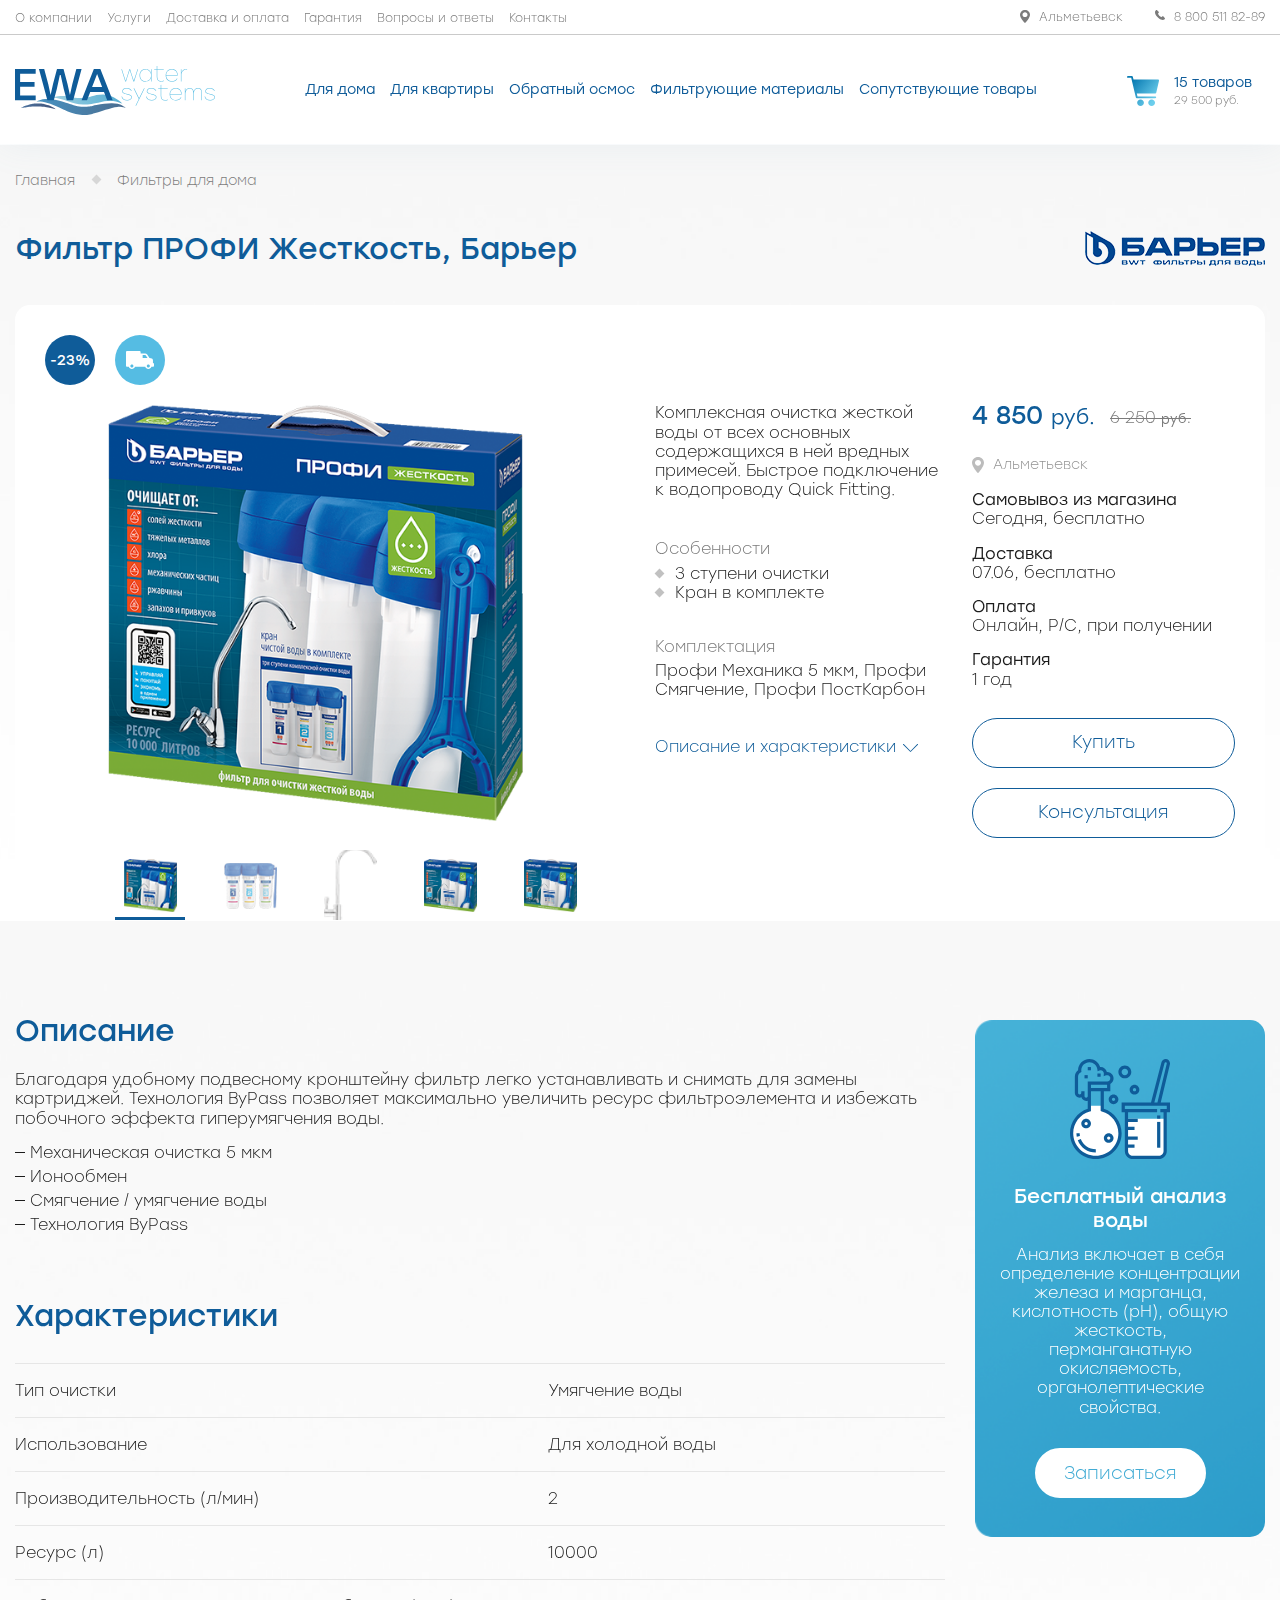
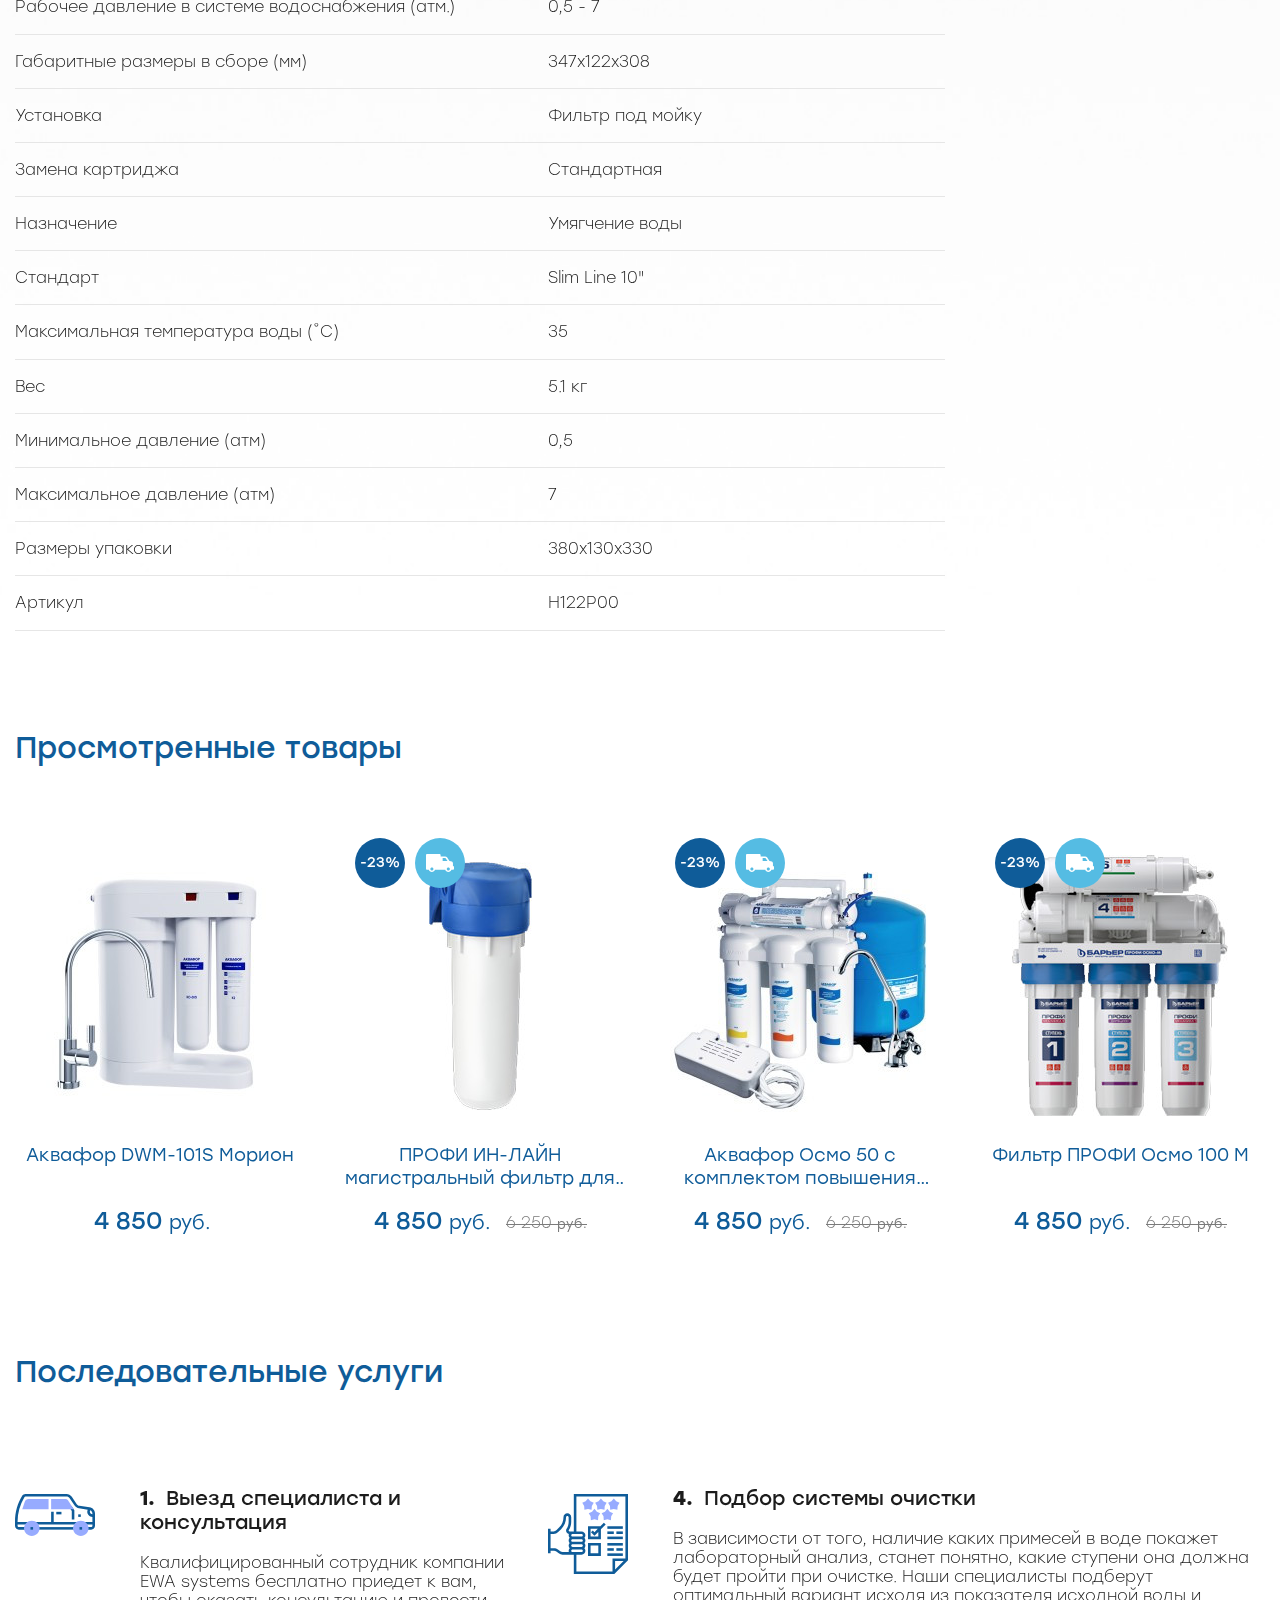
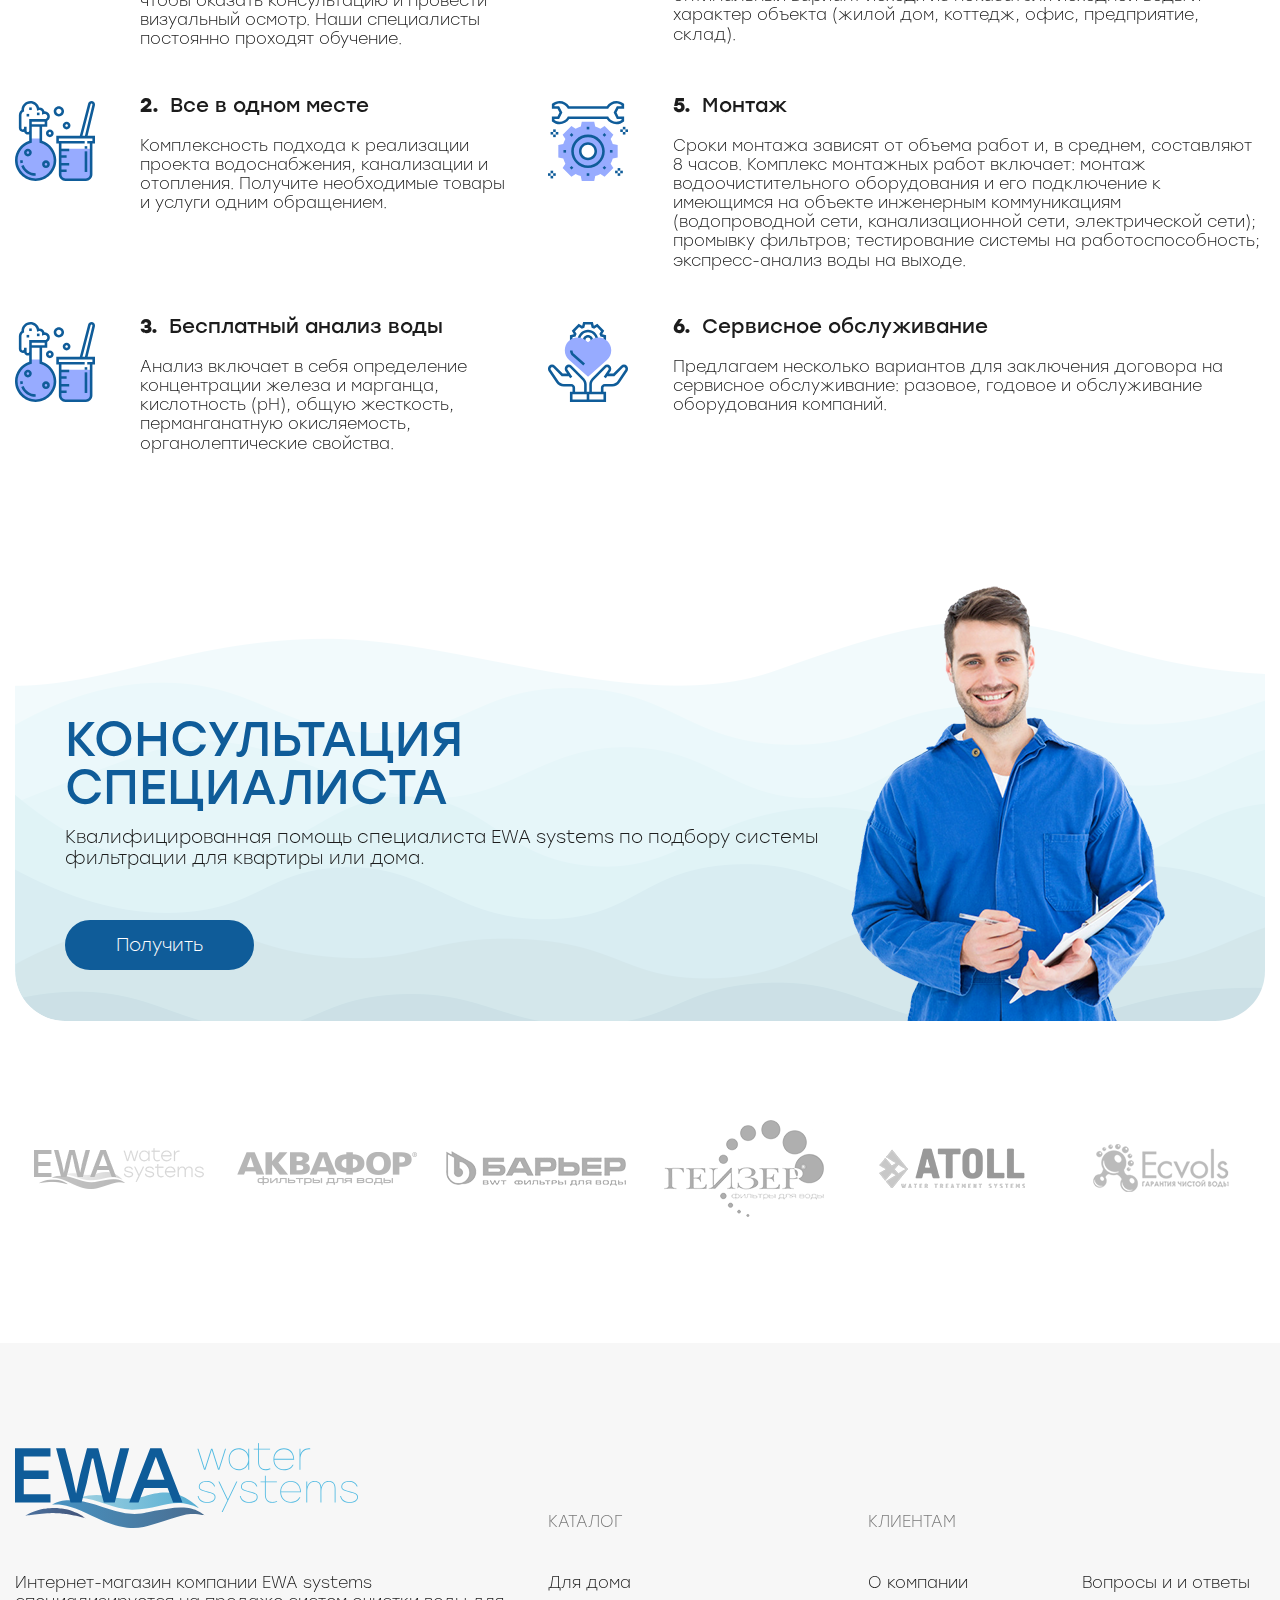
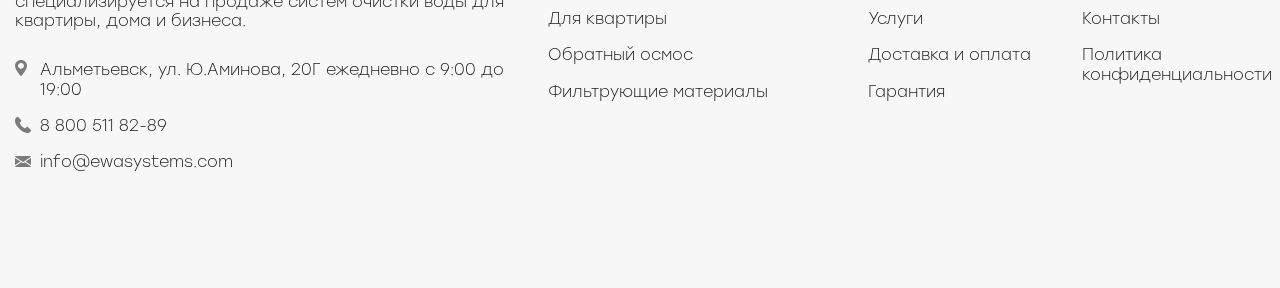
<file: detail.html>
<!DOCTYPE html>
<html lang="ru">
<head>
    <meta charset="UTF-8">
    <meta name="viewport" content="width=device-width, initial-scale=1.0, shrink-to-fit=no">
    <title>EWA water system</title>

    <!-- additional styles -->
    <link rel="stylesheet" href="css/bootstrap.min.css">
    <link rel="stylesheet" href="css/swiper.min.css">

    <!-- common styles -->
    <link rel="stylesheet" href="fonts/stolzl/stolzl.css">
    <link rel="stylesheet" href="css/style.css">
    <link rel="stylesheet" href="css/media.css">

    <!-- scripts -->
    <script src="js/jquery.min.js"></script>
    <script src="js/bootstrap.bundle.min.js"></script>
    <script src="js/swiper.min.js"></script>
</head>
<body>

    <div class="header">
        <div class="header-top">
            <div class="container">
                <div class="row-header-top">
                    <div class="header-top-list">
                        <a href="javascript:void(0)" class="header-top-link">О компании</a>
                        <a href="javascript:void(0)" class="header-top-link">Услуги</a>
                        <a href="javascript:void(0)" class="header-top-link">Доставка и оплата</a>
                        <a href="javascript:void(0)" class="header-top-link">Гарантия</a>
                        <a href="javascript:void(0)" class="header-top-link">Вопросы и ответы</a>
                        <a href="javascript:void(0)" class="header-top-link">Контакты</a>
                    </div>
    
                    <div class="header-contacts">
                        <a href="javascript:void(0)" class="header-contacts-item header-city">
                            Альметьевск
                        </a>
                        <a href="tel:88005118289" class="header-contacts-item header-phone">
                            8 800 511 82-89
                        </a>
                    </div>
                </div>
            </div>
        </div>
        <div class="header-main">
            <div class="container">
                <div class="row-header-main">
                    <a href="/" class="header-logo">
                        <img src="images/ewa-logo.svg" alt="EWA water system" class="header-logo-src">
                    </a>

                    <div class="header-main-list">
                        <a href="javascript:void(0)" class="header-main-link">Для дома</a>
                        <a href="javascript:void(0)" class="header-main-link">Для квартиры</a>
                        <a href="javascript:void(0)" class="header-main-link">Обратный осмос</a>
                        <a href="javascript:void(0)" class="header-main-link">Фильтрующие материалы</a>
                        <a href="javascript:void(0)" class="header-main-link">Сопутствующие товары</a>
                    </div>

                    <!--
                        Если в корзине нету товаров, то убираем класс cart-has-items
                        и в header-cart-title ставим статичный текст "Корзина"
                        блок header-cart-total может быть пустым,
                        он всё равнон будет в display: none
                    -->
                    <a href="javascript:void(0)" class="header-cart cart-has-items">
                        <div class="header-cart-icon">
                            <img src="images/header-cart.svg" alt="Корзина">
                        </div>
                        <div class="header-cart-body">
                            <div class="header-cart-title">15 товаров</div>
                            <div class="header-cart-total">29 500 руб.</div>
                        </div>
                    </a>

                    <div class="responsive-items">
                        <a class="responsive-item header-cart-responsive" href="javascript:void(0)">
                            <img src="images/header-cart.svg" alt="">
                        </a>

                        <div class="responsive-item header-burger">
                            <span class="burger-line line-1"></span>
                            <span class="burger-line line-2"></span>
                            <span class="burger-line line-3"></span>
                        </div>
                    </div>
                </div>
            </div>
        </div>
    </div>

    <div class="page-layout">
        <div class="page-bc">
            <div class="container">
                <div class="page-bc-list">
                    <a href="javascript:void(0)" class="page-bc-link">Главная</a>
                    <a href="javascript:void(0)" class="page-bc-link">Фильтры для дома</a>
                </div>
            </div>
        </div>

        <div class="container">
            <div class="section-head">
                <div class="section-heading">
                    Фильтр ПРОФИ Жесткость, Барьер
                </div>

                <div class="section-brand">
                    <img src="images/detail/brands/barier.png" alt="">
                </div>
            </div>

            <div class="detail-block">
                <div class="row">
                    <div class="col-md-6">
                        <div class="detail-bubbles">
                            <div class="product-item-bubble bubble-discount">-23%</div>
                            <div class="product-item-bubble bubble-delivery" title="Бесплатная доставка!"></div>
                        </div>

                        <div id="detailSlider" class="detail-sliders">
                            <div class="detail-slider swiper-container">
                                <div class="swiper-wrapper">
                                    <div class="swiper-slide detail-slide-item" style="background-image: url(images/detail/detail-slide.png);"></div>
                                    <div class="swiper-slide detail-slide-item" style="background-image: url(images/detail/detail-slide.png);"></div>
                                    <div class="swiper-slide detail-slide-item" style="background-image: url(images/detail/detail-slide.png);"></div>
                                    <div class="swiper-slide detail-slide-item" style="background-image: url(images/detail/detail-slide.png);"></div>
                                    <div class="swiper-slide detail-slide-item" style="background-image: url(images/detail/detail-slide.png);"></div>
                                    <div class="swiper-slide detail-slide-item" style="background-image: url(images/detail/detail-slide.png);"></div>
                                    <div class="swiper-slide detail-slide-item" style="background-image: url(images/detail/detail-slide.png);"></div>
                                    <div class="swiper-slide detail-slide-item" style="background-image: url(images/detail/detail-slide.png);"></div>
                                </div>
                            </div>
                            <div class="detail-slider-thumbs swiper-container">
                                <div class="swiper-wrapper">
                                    <div class="swiper-slide detail-slide-thumb-item" style="background-image: url(images/detail/1.png);"></div>
                                    <div class="swiper-slide detail-slide-thumb-item" style="background-image: url(images/detail/2.png);"></div>
                                    <div class="swiper-slide detail-slide-thumb-item" style="background-image: url(images/detail/3.png);"></div>
                                    <div class="swiper-slide detail-slide-thumb-item" style="background-image: url(images/detail/detail-slide.png);"></div>
                                    <div class="swiper-slide detail-slide-thumb-item" style="background-image: url(images/detail/detail-slide.png);"></div>
                                    <div class="swiper-slide detail-slide-thumb-item" style="background-image: url(images/detail/detail-slide.png);"></div>
                                    <div class="swiper-slide detail-slide-thumb-item" style="background-image: url(images/detail/detail-slide.png);"></div>
                                    <div class="swiper-slide detail-slide-thumb-item" style="background-image: url(images/detail/detail-slide.png);"></div>
                                </div>
                            </div>
                        </div>
                    </div>
                    <div class="col-md-6">
                        <div class="detail-row">
                            <div class="detail-col detail-left">
                                <div class="detail-item detail-shortdesc">
                                    Комплексная очистка жесткой воды от 
                                    всех основных содержащихся в ней 
                                    вредных примесей. Быстрое 
                                    подключение к водопроводу Quick 
                                    Fitting.
                                </div>

                                <div class="detail-item detail-osob">
                                    <div class="detail-title">Особенности</div>
                                    <div class="detail-osob-list">
                                        <div class="detail-osob-item">3 ступени очистки</div>
                                        <div class="detail-osob-item">Кран в комплекте</div>
                                    </div>
                                </div>

                                <div class="detail-item detail-complect">
                                    <div class="detail-title">Комплектация</div>
                                    <div class="detail-desc">
                                        Профи Механика 5 мкм, Профи 
                                        Смягчение, Профи ПостКарбон
                                    </div>
                                </div>

                                <a href="javascript:void(0)" class="detail-anchor">Описание и характеристики</a>
                            </div>
                            <div class="detail-col detail-right">
                                <div class="detail-price">
                                    <div class="newprice">4 850 <span>руб.</span></div>
                                    <div class="oldprice">6 250 <span>руб.</span></div>
                                </div>

                                <div class="detail-item detail-city">Альметьевск</div>

                                <div class="detail-item detail-info">
                                    <div class="detail-info-title">Самовывоз из магазина</div>
                                    <div class="detail-info-desc">Сегодня, бесплатно</div>
                                </div>
                                <div class="detail-item detail-info">
                                    <div class="detail-info-title">Доставка</div>
                                    <div class="detail-info-desc">07.06, бесплатно</div>
                                </div>
                                <div class="detail-item detail-info">
                                    <div class="detail-info-title">Оплата</div>
                                    <div class="detail-info-desc">Онлайн, Р/С, при получении</div>
                                </div>
                                <div class="detail-item detail-info">
                                    <div class="detail-info-title">Гарантия</div>
                                    <div class="detail-info-desc">1 год</div>
                                </div>

                                <div class="detail-buttons">
                                    <a href="javascript:void(0)" class="detail-button button-default">Купить</a>
                                    <a href="javascript:void(0)" class="detail-button button-default" data-toggle="modal" data-target="#consultModal">Консультация</a>
                                </div>
                            </div>
                        </div>
                    </div>
                </div>
            </div>
        </div>
    </div>

    <div class="detail-full">
        <div class="container">
            <div class="row">
                <div class="col-md-9 detail-full-content">
                    <div class="section-heading">Описание</div>
                    <div class="detail-full-desc">
                        Благодаря удобному подвесному кронштейну фильтр легко устанавливать и снимать для замены картриджей. Технология 
                        ByPass позволяет максимально увеличить ресурс фильтроэлемента и избежать побочного эффекта гиперумягчения воды.

                        <ul class="detail-full-list">
                            <li class="detail-full-list-item">Механическая очистка 5 мкм</li>
                            <li class="detail-full-list-item">Ионообмен</li>
                            <li class="detail-full-list-item">Смягчение / умягчение воды</li>
                            <li class="detail-full-list-item">Технология ByPass</li>
                        </ul>

                        <div class="detail-specs">
                            <div class="section-heading">Характеристики</div>

                            <div class="detail-specs-list">
                                <div class="detail-specs-row">
                                    <div class="detail-specs-col">
                                        <div class="detail-specs-item">Тип очистки</div>
                                    </div>
                                    <div class="detail-specs-col">
                                        <div class="detail-specs-item">Умягчение воды</div>
                                    </div>
                                </div>
                                <div class="detail-specs-row">
                                    <div class="detail-specs-col">
                                        <div class="detail-specs-item">Использование</div>
                                    </div>
                                    <div class="detail-specs-col">
                                        <div class="detail-specs-item">Для холодной воды</div>
                                    </div>
                                </div>
                                <div class="detail-specs-row">
                                    <div class="detail-specs-col">
                                        <div class="detail-specs-item">Производительность (л/мин)</div>
                                    </div>
                                    <div class="detail-specs-col">
                                        <div class="detail-specs-item">2</div>
                                    </div>
                                </div>
                                <div class="detail-specs-row">
                                    <div class="detail-specs-col">
                                        <div class="detail-specs-item">Ресурс (л)</div>
                                    </div>
                                    <div class="detail-specs-col">
                                        <div class="detail-specs-item">10000</div>
                                    </div>
                                </div>
                                <div class="detail-specs-row">
                                    <div class="detail-specs-col">
                                        <div class="detail-specs-item">Рабочее давление в системе водоснабжения (атм.)</div>
                                    </div>
                                    <div class="detail-specs-col">
                                        <div class="detail-specs-item">0,5 - 7</div>
                                    </div>
                                </div>
                                <div class="detail-specs-row">
                                    <div class="detail-specs-col">
                                        <div class="detail-specs-item">Габаритные размеры в сборе (мм)</div>
                                    </div>
                                    <div class="detail-specs-col">
                                        <div class="detail-specs-item">347х122х308</div>
                                    </div>
                                </div>
                                <div class="detail-specs-row">
                                    <div class="detail-specs-col">
                                        <div class="detail-specs-item">Установка</div>
                                    </div>
                                    <div class="detail-specs-col">
                                        <div class="detail-specs-item">Фильтр под мойку</div>
                                    </div>
                                </div>
                                <div class="detail-specs-row">
                                    <div class="detail-specs-col">
                                        <div class="detail-specs-item">Замена картриджа</div>
                                    </div>
                                    <div class="detail-specs-col">
                                        <div class="detail-specs-item">Стандартная</div>
                                    </div>
                                </div>
                                <div class="detail-specs-row">
                                    <div class="detail-specs-col">
                                        <div class="detail-specs-item">Назначение</div>
                                    </div>
                                    <div class="detail-specs-col">
                                        <div class="detail-specs-item">Умягчение воды</div>
                                    </div>
                                </div>
                                <div class="detail-specs-row">
                                    <div class="detail-specs-col">
                                        <div class="detail-specs-item">Стандарт</div>
                                    </div>
                                    <div class="detail-specs-col">
                                        <div class="detail-specs-item">Slim Line 10"</div>
                                    </div>
                                </div>
                                <div class="detail-specs-row">
                                    <div class="detail-specs-col">
                                        <div class="detail-specs-item">Максимальная температура воды (˚С)</div>
                                    </div>
                                    <div class="detail-specs-col">
                                        <div class="detail-specs-item">35</div>
                                    </div>
                                </div>
                                <div class="detail-specs-row">
                                    <div class="detail-specs-col">
                                        <div class="detail-specs-item">Вес</div>
                                    </div>
                                    <div class="detail-specs-col">
                                        <div class="detail-specs-item">5.1 кг</div>
                                    </div>
                                </div>
                                <div class="detail-specs-row">
                                    <div class="detail-specs-col">
                                        <div class="detail-specs-item">Минимальное давление (атм)</div>
                                    </div>
                                    <div class="detail-specs-col">
                                        <div class="detail-specs-item">0,5</div>
                                    </div>
                                </div>
                                <div class="detail-specs-row">
                                    <div class="detail-specs-col">
                                        <div class="detail-specs-item">Максимальное давление (атм)</div>
                                    </div>
                                    <div class="detail-specs-col">
                                        <div class="detail-specs-item">7</div>
                                    </div>
                                </div>
                                <div class="detail-specs-row">
                                    <div class="detail-specs-col">
                                        <div class="detail-specs-item">Размеры упаковки</div>
                                    </div>
                                    <div class="detail-specs-col">
                                        <div class="detail-specs-item">380х130х330</div>
                                    </div>
                                </div>
                                <div class="detail-specs-row">
                                    <div class="detail-specs-col">
                                        <div class="detail-specs-item">Артикул</div>
                                    </div>
                                    <div class="detail-specs-col">
                                        <div class="detail-specs-item">H122P00</div>
                                    </div>
                                </div>
                            </div>
                        </div>
                    </div>
                </div>
                <div class="col-md-3 detail-full-stick">
                    <div class="catalog-zapis-item detail-full-sticky">
                        <img class="zapis-icon" src="images/catalog-zapis-icon.svg" alt="">

                        <div class="zapis-title">Бесплатный анализ воды</div>

                        <div class="zapis-desc">
                            Анализ включает в себя 
                            определение концентрации 
                            железа и марганца, кислотность 
                            (рН), общую жесткость, 
                            перманганатную окисляемость, 
                            органолептические свойства.
                        </div>

                        <a href="javascript:void(0)" class="button-default zapis-button" data-toggle="modal" data-target="#freeAnalyzeModal">Записаться</a>
                    </div>
                </div>
            </div>
        </div>
    </div>

    <div class="section-slider section-history">
        <div class="container">
            <div class="section-head">
                <div class="section-heading">Просмотренные товары</div>
            </div>

            <div class="row">
                <div class="slider-products slider-history swiper-container">
                    <div class="swiper-wrapper">
                        <div class="swiper-slide">
                            <div class="product-item catalog-product-item" data-product-id="0">
                                <a href="javascript:void(0)" class="product-item-photo" style="background-image: url(images/product-slider/1.jpg);"></a>
                                <a href="javascript:void(0)" class="product-item-name">Аквафор DWM-101S Морион</a>
                                <a href="javascript:void(0)" class="product-item-prices component-prices">
                                    <span class="newprice">4 850 <span>руб.</span></span>
                                    <span class="oldprice"></span>
                                </a>
                                <div class="product-item-actions">
                                    <a href="javascript:void(0)" class="product-item-buy">Купить</a>
                                    <a href="javascript:void(0)" class="product-item-info" data-product-id="0">
                                        <div class="product-item-info-inner-tooltip">
                                            0) Экономит до 9 тонн воды в год. Оптимизирует минерализацию Mg и Ca от исходной жесткости. Мягкая вода - основа яркого вкуса блюд. Эффективен при низком давлении без электронасоса.Легкая и безопасная замена модулей по клику.
                                        </div>
                                    </a>
                                </div>
                            </div>
                        </div>
                        <div class="swiper-slide">
                            <div class="product-item catalog-product-item" data-product-id="1">
                                <div class="product-item-bubble bubble-discount">-23%</div>
                                <div class="product-item-bubble bubble-delivery" title="Бесплатная доставка!" data-product-id="1"></div>
                                <a href="javascript:void(0)" class="product-item-photo" style="background-image: url(images/product-slider/2.jpg);"></a>
                                <a href="javascript:void(0)" class="product-item-name">
                                    ПРОФИ ИН-ЛАЙН магистральный 
                                    фильтр для холодной воды
                                </a>
                                <a href="javascript:void(0)" class="product-item-prices component-prices">
                                    <span class="newprice">4 850 <span>руб.</span></span>
                                    <span class="oldprice">6 250 <span>руб.</span></span>
                                </a>
                                <div class="product-item-actions">
                                    <a href="javascript:void(0)" class="product-item-buy">Купить</a>
                                    <a href="javascript:void(0)" class="product-item-info" data-product-id="1">
                                        <div class="product-item-info-inner-tooltip">
                                            1) Экономит до 9 тонн воды в год. Оптимизирует минерализацию Mg и Ca от исходной жесткости. Мягкая вода - основа яркого вкуса блюд. Эффективен при низком давлении без электронасоса.Легкая и безопасная замена модулей по клику.
                                        </div>
                                    </a>
                                </div>
                            </div>
                        </div>
                        <div class="swiper-slide">
                            <div class="product-item catalog-product-item" data-product-id="2">
                                <div class="product-item-bubble bubble-discount">-23%</div>
                                <div class="product-item-bubble bubble-delivery" title="Бесплатная доставка!" data-product-id="2"></div>
                                <a href="javascript:void(0)" class="product-item-photo" style="background-image: url(images/product-slider/3.jpg);"></a>
                                <a href="javascript:void(0)" class="product-item-name">
                                    Аквафор Осмо 50 с комплектом 
                                    повышения давления
                                </a>
                                <a href="javascript:void(0)" class="product-item-prices component-prices">
                                    <span class="newprice">4 850 <span>руб.</span></span>
                                    <span class="oldprice">6 250 <span>руб.</span></span>
                                </a>
                                <div class="product-item-actions">
                                    <a href="javascript:void(0)" class="product-item-buy">Купить</a>
                                    <a href="javascript:void(0)" class="product-item-info" data-product-id="2">
                                        <div class="product-item-info-inner-tooltip">
                                            2) Экономит до 9 тонн воды в год. Оптимизирует минерализацию Mg и Ca от исходной жесткости. Мягкая вода - основа яркого вкуса блюд. Эффективен при низком давлении без электронасоса.Легкая и безопасная замена модулей по клику.
                                        </div>
                                    </a>
                                </div>
                            </div>
                        </div>
                        <div class="swiper-slide">
                            <div class="product-item catalog-product-item" data-product-id="3">
                                <div class="product-item-bubble bubble-discount">-23%</div>
                                <div class="product-item-bubble bubble-delivery" title="Бесплатная доставка!" data-product-id="3"></div>
                                <a href="javascript:void(0)" class="product-item-photo" style="background-image: url(images/product-slider/4.jpg);"></a>
                                <a href="javascript:void(0)" class="product-item-name">
                                    Фильтр ПРОФИ Осмо 100 М
                                </a>
                                <a href="javascript:void(0)" class="product-item-prices component-prices">
                                    <span class="newprice">4 850 <span>руб.</span></span>
                                    <span class="oldprice">6 250 <span>руб.</span></span>
                                </a>
                                <div class="product-item-actions">
                                    <a href="javascript:void(0)" class="product-item-buy">Купить</a>
                                    <a href="javascript:void(0)" class="product-item-info" data-product-id="3">
                                        <div class="product-item-info-inner-tooltip">
                                            3) Экономит до 9 тонн воды в год. Оптимизирует минерализацию Mg и Ca от исходной жесткости. Мягкая вода - основа яркого вкуса блюд. Эффективен при низком давлении без электронасоса.Легкая и безопасная замена модулей по клику.
                                        </div>
                                    </a>
                                </div>
                            </div>
                        </div>
                    </div>
                </div>
            </div>
        </div>
    </div>

    <div class="section-services section-services-detail">
        <div class="container">
            <div class="section-heading">Последовательные услуги</div>

            <div class="row row-services">
                <div class="col-md-5">
                    <div class="service-item">
                        <div class="service-item-icon"><img src="images/services/1.svg" alt="Выезд специалиста и консультация" class="service-item-icon-src"></div>
                        <div class="service-item-body">
                            <div class="service-item-name"><b>1.</b> Выезд специалиста и консультация</div>
                            <div class="service-item-text">
                                Квалифицированный сотрудник компании EWA 
                                systems бесплатно приедет к вам, чтобы оказать
                                консультацию и провести визуальный осмотр.
                                Наши специалисты постоянно проходят обучение.
                            </div>
                        </div>
                    </div>
                </div>
                <div class="col-md-7">
                    <div class="service-item">
                        <div class="service-item-icon"><img src="images/services/4.svg" alt="Подбор системы очистки" class="service-item-icon-src"></div>
                        <div class="service-item-body">
                            <div class="service-item-name"><b>4.</b> Подбор системы очистки</div>
                            <div class="service-item-text">
                                В зависимости от того, наличие каких примесей в  воде покажет лабораторный 
                                анализ, станет понятно, какие ступени она должна будет пройти при очистке. 
                                Наши специалисты подберут оптимальный вариант исходя из показателя 
                                исходной воды и характер объекта (жилой дом, коттедж, офис, предприятие, 
                                склад). 
                            </div>
                        </div>
                    </div>
                </div>
                <div class="col-md-5">
                    <div class="service-item">
                        <div class="service-item-icon"><img src="images/services/3.svg" alt="Все в одном месте" class="service-item-icon-src"></div>
                        <div class="service-item-body">
                            <div class="service-item-name"><b>2.</b> Все в одном месте</div>
                            <div class="service-item-text">
                                Комплексность подхода к реализации проекта 
                                водоснабжения, канализации и отопления. Получите
                                необходимые товары и услуги одним обращением.
                            </div>
                        </div>
                    </div> 
                </div>
                <div class="col-md-7">
                    <div class="service-item">
                        <div class="service-item-icon"><img src="images/services/5.svg" alt="Монтаж" class="service-item-icon-src"></div>
                        <div class="service-item-body">
                            <div class="service-item-name"><b>5.</b> Монтаж</div>
                            <div class="service-item-text">
                                Сроки монтажа зависят от объема работ и, в среднем, составляют 8 часов. 
                                Комплекс монтажных работ включает: монтаж водоочистительного оборудования 
                                и его подключение к имеющимся на объекте инженерным коммуникациям 
                                (водопроводной сети, канализационной сети, электрической сети); промывку 
                                фильтров; тестирование системы на работоспособность; экспресс-анализ воды 
                                на выходе. 
                            </div>
                        </div>
                    </div>
                </div>
                <div class="col-md-5">
                    <div class="service-item">
                        <div class="service-item-icon"><img src="images/services/3.svg" alt="Бесплатный анализ воды" class="service-item-icon-src"></div>
                        <div class="service-item-body">
                            <div class="service-item-name"><b>3.</b> Бесплатный анализ воды</div>
                            <div class="service-item-text">
                                Анализ включает в себя определение концентрации 
                                железа и марганца, кислотность (рН), общую 
                                жесткость, перманганатную окисляемость, 
                                органолептические свойства.
                            </div>
                        </div>
                    </div>
                    
                </div>
                <div class="col-md-7">
                    <div class="service-item">
                        <div class="service-item-icon"><img src="images/services/6.svg" alt="Сервисное обслуживание" class="service-item-icon-src"></div>
                        <div class="service-item-body">
                            <div class="service-item-name"><b>6.</b> Сервисное обслуживание</div>
                            <div class="service-item-text">
                                Предлагаем несколько вариантов для заключения договора на сервисное 
                                обслуживание: разовое, годовое и обслуживание оборудования компаний.                                
                            </div>
                        </div>
                    </div>
                </div>
            </div>
        </div>
    </div>

    <div class="section-consult">
        <div class="container">
            <div class="consult-content">
                <div class="consult-heading">Консультация специалиста</div>

                <div class="consult-desc">
                    Квалифицированная помощь специалиста EWA systems по подбору <br>
                    системы фильтрации для квартиры или дома.
                </div>

                <a href="javascript:void(0)" class="button-default button-active consult-btn" data-toggle="modal" data-target="#consultModal">Получить</a>

                <img src="images/consult-men.png" alt="" class="consult-men">
            </div>
        </div>
    </div>

    <div class="section-partners">
        <div class="container">
            <div class="slider-partners swiper-container">
                <div class="swiper-wrapper">
                    <div class="swiper-slide"><img src="images/partners/1.png" alt="" class="partner-logo"></div>
                    <div class="swiper-slide"><img src="images/partners/2.png" alt="" class="partner-logo"></div>
                    <div class="swiper-slide"><img src="images/partners/3.png" alt="" class="partner-logo"></div>
                    <div class="swiper-slide"><img src="images/partners/4.png" alt="" class="partner-logo"></div>
                    <div class="swiper-slide"><img src="images/partners/5.png" alt="" class="partner-logo"></div>
                    <div class="swiper-slide"><img src="images/partners/6.png" alt="" class="partner-logo"></div>
                </div>
            </div>
        </div>
    </div>
    
    <div class="footer">
        <div class="container">
            <div class="row">
                <div class="col-lg-5">
                    <a class="footer-logo" href="/">
                        <img class="footer-logo-src" src="images/ewa-logo.svg" alt="">
                    </a>

                    <div class="footer-desc">
                        Интернет-магазин компании EWA systems <br>
                        специализируется на продаже систем очистки воды <br>
                        для квартиры, дома и бизнеса.
                    </div>

                    <div class="footer-contacts">
                        <div class="footer-contacts-item footer-pin">
                            Альметьевск, ул. Ю.Аминова, 20Г<br>
                            ежедневно с 9:00 до 19:00
                        </div>
                        <div class="footer-contacts-item footer-phone">
                            <a href="tel:88005118289" class="footer-link">8 800 511 82-89</a>
                        </div>
                        <div class="footer-contacts-item footer-email">
                            <a href="mailto:info@ewasystems.com" class="footer-link">info@ewasystems.com</a>
                        </div>
                    </div>
                </div>
                <div class="col-lg-3 col-footer">
                    <div class="footer-title">Каталог</div>

                    <div class="footer-nav">
                        <div class="footer-nav-item">
                            <a href="javascript:void(0)" class="footer-nav-link footer-link">Для дома</a>
                        </div>
                        <div class="footer-nav-item">
                            <a href="javascript:void(0)" class="footer-nav-link footer-link">Для квартиры</a>
                        </div>
                        <div class="footer-nav-item">
                            <a href="javascript:void(0)" class="footer-nav-link footer-link">Обратный осмос</a>
                        </div>
                        <div class="footer-nav-item">
                            <a href="javascript:void(0)" class="footer-nav-link footer-link">Фильтрующие материалы</a>
                        </div>
                    </div>
                </div>
                <div class="col-lg-2 col-footer">
                    <div class="footer-title">Клиентам</div>

                    <div class="footer-nav">
                        <div class="footer-nav-item">
                            <a href="javascript:void(0)" class="footer-nav-link footer-link">О компании</a>
                        </div>
                        <div class="footer-nav-item">
                            <a href="javascript:void(0)" class="footer-nav-link footer-link">Услуги</a>
                        </div>
                        <div class="footer-nav-item">
                            <a href="javascript:void(0)" class="footer-nav-link footer-link">Доставка и оплата</a>
                        </div>
                        <div class="footer-nav-item">
                            <a href="javascript:void(0)" class="footer-nav-link footer-link">Гарантия</a>
                        </div>
                    </div>
                </div>
                <div class="col-lg-2 col-footer">
                    <div class="footer-title">&nbsp;</div>

                    <div class="footer-nav">
                        <div class="footer-nav-item">
                            <a href="javascript:void(0)" class="footer-nav-link footer-link">Вопросы и и ответы</a>
                        </div>
                        <div class="footer-nav-item">
                            <a href="javascript:void(0)" class="footer-nav-link footer-link">Контакты</a>
                        </div>
                        <div class="footer-nav-item">
                            <a href="javascript:void(0)" class="footer-nav-link footer-link">Политика конфиденциальности</a>
                        </div>
                    </div>
                </div>
            </div>
        </div>
    </div>

    <div class="overlay"></div>

    <!-- Modal бесплатный анализ -->
    <div class="modal modal-custom fade" id="freeAnalyzeModal" tabindex="-1" role="dialog" aria-labelledby="freeAnalyzeModalLabel" aria-hidden="true">
        <div class="modal-dialog modal-dialog-custom modal-dialog-centered" role="document">
            <div class="modal-content-custom">
                <div class="modal-custom-head">
                    <div class="modal-custom-title">Бесплатный анализ воды</div>
                    <div class="modal-custom-subtitle">
                        Анализ включает в себя определение концентрации  железа и 
                        марганца, кислотность (рН), общую  жесткость, перманганатную 
                        окисляемость, органолептические свойства.
                    </div>
                    <a href="javascript:void(0)" class="modal-custom-close" data-dismiss="modal">
                        <img src="images/modal-close.svg" alt="">
                    </a>
                </div>
                <div class="modal-custom-body">
                    <div class="modal-form-wrap">
                        <form class="modal-form-block">
                            <label class="modal-form-label">
                                <input type="text" class="modal-form-input" placeholder="Ваше имя">
                            </label>
                            <label class="modal-form-label">
                                <input type="text" class="modal-form-input" placeholder="Телефон">
                            </label>
                            <div class="modal-form-label">
                                <button class="modal-form-button button-default button-active" type="submit">Отправить</button>
                            </div>
                        </form>
                    </div>

                    <div class="modal-form-agree">
                        Нажав на кнопку “Отправить”, вы даете согласие <br>
                        на обработку персональных данных.
                    </div>
                </div>
            </div>
        </div>
    </div>

    <!-- Modal консультация -->
    <div class="modal modal-custom fade" id="consultModal" tabindex="-1" role="dialog" aria-labelledby="consultModalLabel" aria-hidden="true">
        <div class="modal-dialog modal-dialog-custom modal-dialog-centered" role="document">
            <div class="modal-content-custom">
                <div class="modal-custom-head">
                    <div class="modal-custom-title">Консультация</div>
                    <div class="modal-custom-subtitle">
                        Квалифицированная помощь специалиста EWA systems
                    </div>
                    <a href="javascript:void(0)" class="modal-custom-close" data-dismiss="modal">
                        <img src="images/modal-close.svg" alt="">
                    </a>
                </div>
                <div class="modal-custom-body">
                    <div class="modal-form-wrap">
                        <form class="modal-form-block">
                            <label class="modal-form-label">
                                <input type="text" class="modal-form-input" placeholder="Ваше имя">
                            </label>
                            <label class="modal-form-label">
                                <input type="text" class="modal-form-input" placeholder="Телефон">
                            </label>
                            <div class="modal-form-label">
                                <button class="modal-form-button button-default button-active" type="submit">Отправить</button>
                            </div>
                        </form>
                    </div>

                    <div class="modal-form-agree">
                        Нажав на кнопку “Отправить”, вы даете согласие <br>
                        на обработку персональных данных.
                    </div>
                </div>
            </div>
        </div>
    </div>

    <!-- custom scripts -->
    <script src="js/main.js"></script>
</body>
</html>
</file>
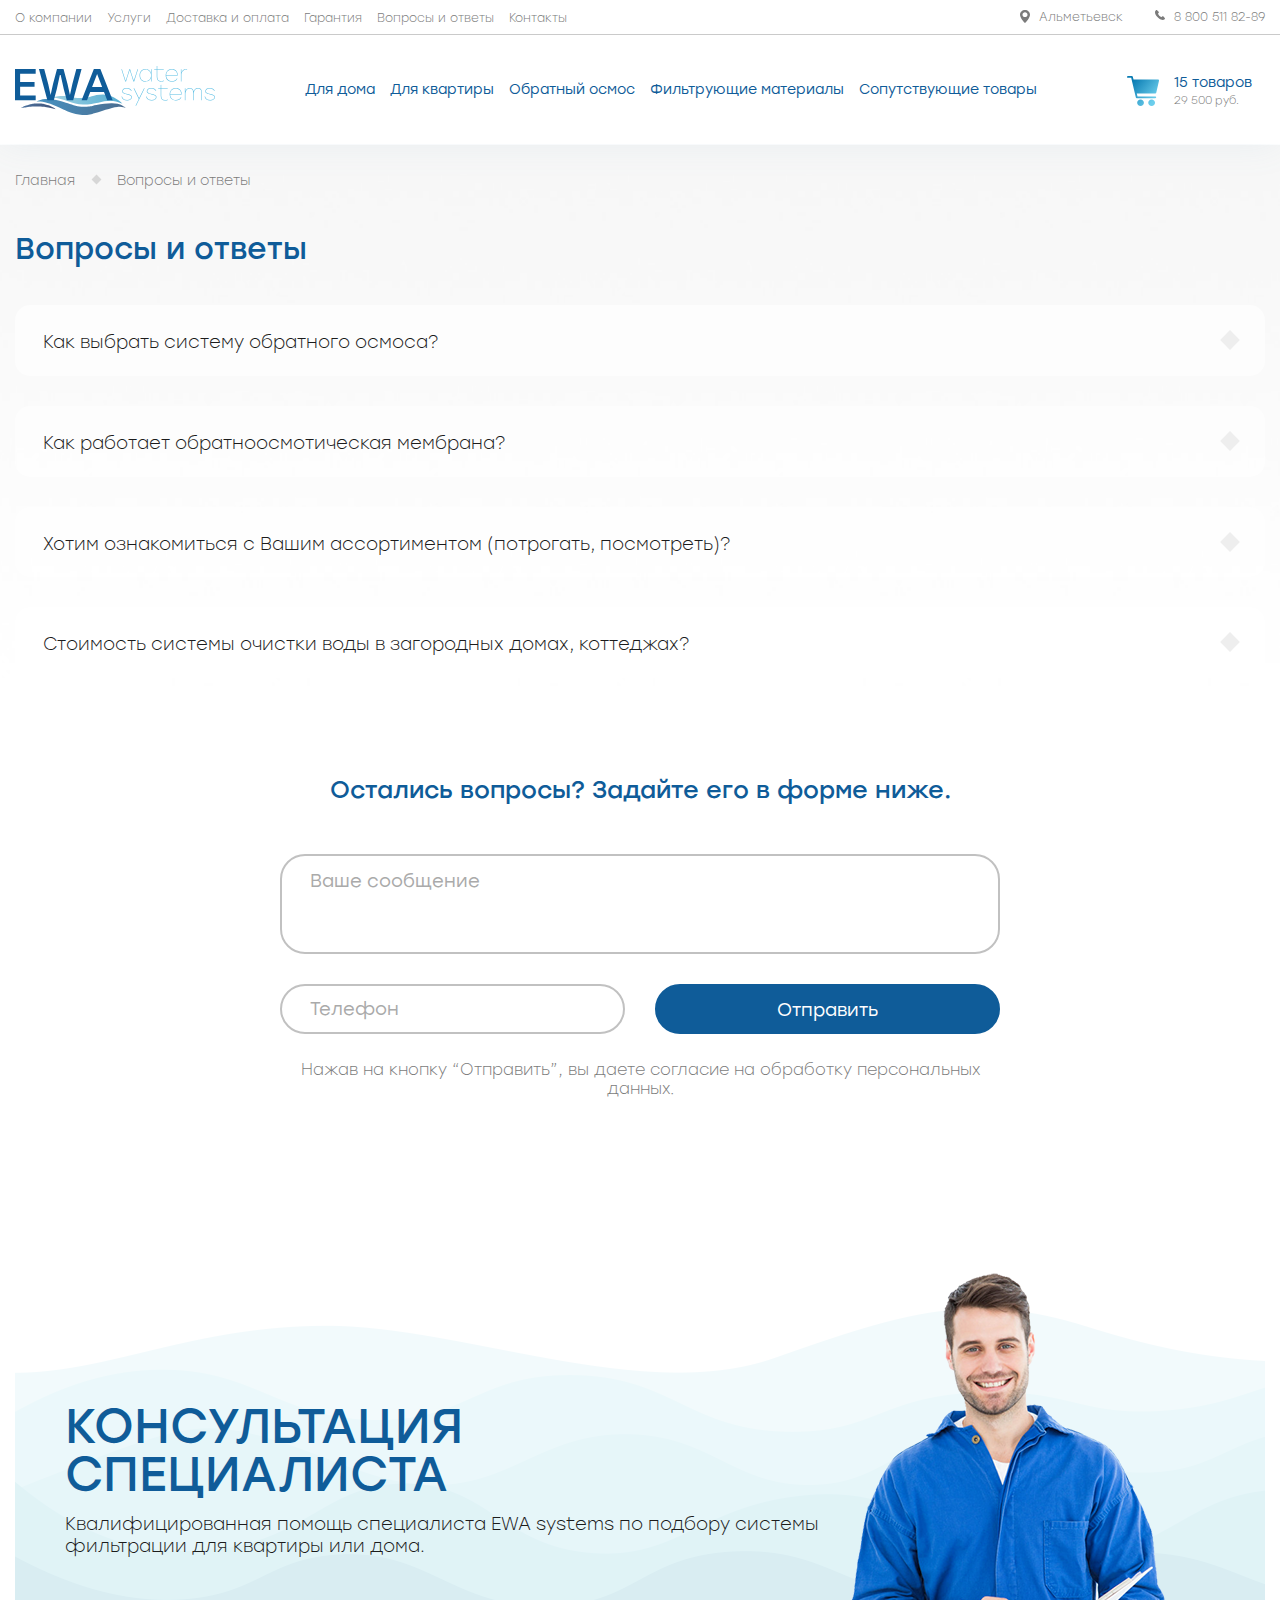
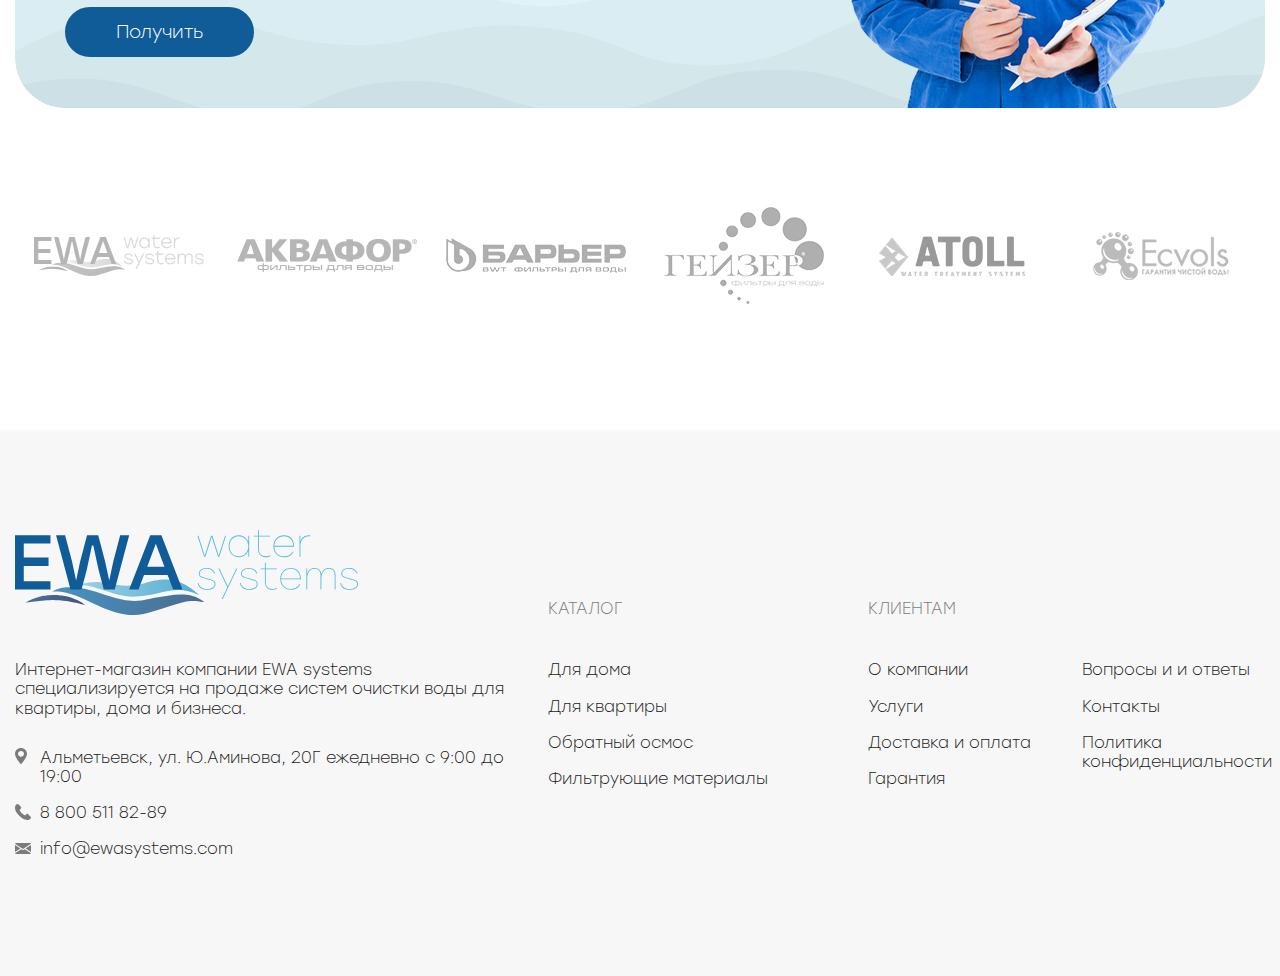
<file: faq.html>
<!DOCTYPE html>
<html lang="ru">
<head>
    <meta charset="UTF-8">
    <meta name="viewport" content="width=device-width, initial-scale=1.0, shrink-to-fit=no">
    <title>EWA water system</title>

    <!-- additional styles -->
    <link rel="stylesheet" href="css/bootstrap.min.css">
    <link rel="stylesheet" href="css/swiper.min.css">

    <!-- common styles -->
    <link rel="stylesheet" href="fonts/stolzl/stolzl.css">
    <link rel="stylesheet" href="css/style.css">
    <link rel="stylesheet" href="css/media.css">

    <!-- scripts -->
    <script src="js/jquery.min.js"></script>
    <script src="js/bootstrap.bundle.min.js"></script>
    <script src="js/swiper.min.js"></script>
</head>
<body>

    <div class="header">
        <div class="header-top">
            <div class="container">
                <div class="row-header-top">
                    <div class="header-top-list">
                        <a href="javascript:void(0)" class="header-top-link">О компании</a>
                        <a href="javascript:void(0)" class="header-top-link">Услуги</a>
                        <a href="javascript:void(0)" class="header-top-link">Доставка и оплата</a>
                        <a href="javascript:void(0)" class="header-top-link">Гарантия</a>
                        <a href="javascript:void(0)" class="header-top-link">Вопросы и ответы</a>
                        <a href="javascript:void(0)" class="header-top-link">Контакты</a>
                    </div>
    
                    <div class="header-contacts">
                        <a href="javascript:void(0)" class="header-contacts-item header-city">
                            Альметьевск
                        </a>
                        <a href="tel:88005118289" class="header-contacts-item header-phone">
                            8 800 511 82-89
                        </a>
                    </div>
                </div>
            </div>
        </div>
        <div class="header-main">
            <div class="container">
                <div class="row-header-main">
                    <a href="/" class="header-logo">
                        <img src="images/ewa-logo.svg" alt="EWA water system" class="header-logo-src">
                    </a>

                    <div class="header-main-list">
                        <a href="javascript:void(0)" class="header-main-link">Для дома</a>
                        <a href="javascript:void(0)" class="header-main-link">Для квартиры</a>
                        <a href="javascript:void(0)" class="header-main-link">Обратный осмос</a>
                        <a href="javascript:void(0)" class="header-main-link">Фильтрующие материалы</a>
                        <a href="javascript:void(0)" class="header-main-link">Сопутствующие товары</a>
                    </div>

                    <!--
                        Если в корзине нету товаров, то убираем класс cart-has-items
                        и в header-cart-title ставим статичный текст "Корзина"
                        блок header-cart-total может быть пустым,
                        он всё равнон будет в display: none
                    -->
                    <a href="javascript:void(0)" class="header-cart cart-has-items">
                        <div class="header-cart-icon">
                            <img src="images/header-cart.svg" alt="Корзина">
                        </div>
                        <div class="header-cart-body">
                            <div class="header-cart-title">15 товаров</div>
                            <div class="header-cart-total">29 500 руб.</div>
                        </div>
                    </a>

                    <div class="responsive-items">
                        <a class="responsive-item header-cart-responsive" href="javascript:void(0)">
                            <img src="images/header-cart.svg" alt="">
                        </a>

                        <div class="responsive-item header-burger">
                            <span class="burger-line line-1"></span>
                            <span class="burger-line line-2"></span>
                            <span class="burger-line line-3"></span>
                        </div>
                    </div>
                </div>
            </div>
        </div>
    </div>

    <div class="page-layout">
        <div class="page-bc">
            <div class="container">
                <div class="page-bc-list">
                    <a href="javascript:void(0)" class="page-bc-link">Главная</a>
                    <a href="javascript:void(0)" class="page-bc-link">Вопросы и ответы</a>
                </div>
            </div>
        </div>

        <div class="container">
            <div class="section-head">
                <div class="section-heading">
                    Вопросы и ответы
                </div>
            </div>

            <div class="faq-list">
                <div class="faq-list-item">
                    <div class="faq-list-item-head">Как выбрать систему обратного осмоса? </div>
                    <div class="faq-list-item-body">Далеко-далеко за словесными горами в стране гласных и согласных, живут рыбные тексты. Моей правилами языкового взобравшись напоивший?</div>
                </div>
                <div class="faq-list-item">
                    <div class="faq-list-item-head">Как работает обратноосмотическая мембрана?</div>
                    <div class="faq-list-item-body">
                        Разделение суспензий и жидкостей на компоненты, проходящих через ультратонкую мембрану, и называется осмос. Чистка проходит благодаря сверхтонкой 
                        структуре мембраны, плотность которой способна пропускать только молекулы H2O. 
                    </div>
                </div>
                <div class="faq-list-item">
                    <div class="faq-list-item-head">Хотим ознакомиться с Вашим ассортиментом (потрогать, посмотреть)?</div>
                    <div class="faq-list-item-body">Далеко-далеко за словесными горами, в стране гласных и согласных живут рыбные тексты. Грамматики скатился свой проектах текст.</div>
                </div>
                <div class="faq-list-item">
                    <div class="faq-list-item-head">Стоимость системы очистки воды в загородных домах, коттеджах?</div>
                    <div class="faq-list-item-body">Далеко-далеко за словесными горами в стране гласных и согласных живут рыбные тексты. Свою агентство рекламных по всей даже.</div>
                </div>
            </div>
        </div>
    </div>

    <div class="contacts-form-faq">
        <div class="contacts-form-title">Остались вопросы? Задайте его в форме ниже.</div>
        <form id="contacts-form" class="contacts-form-action">
            <div class="contacts-form-row">
                <textarea rows="4" class="contacts-form-style" placeholder="Ваше сообщение"></textarea>
            </div>
            <div class="contacts-form-row row">
                <div class="col-md-6 col-form">
                    <input type="text" class="contacts-form-style" placeholder="Телефон">
                </div>
                <div class="col-md-6 col-form">
                    <button class="contacts-form-button button-default button-active" type="submit">Отправить</button>
                </div>
            </div>
            <div class="contacts-form-agree">
                Нажав на кнопку “Отправить”, вы даете согласие <br>
                на обработку персональных данных.
            </div>
        </form>
    </div>

    <div class="section-consult">
        <div class="container">
            <div class="consult-content">
                <div class="consult-heading">Консультация специалиста</div>

                <div class="consult-desc">
                    Квалифицированная помощь специалиста EWA systems по подбору <br>
                    системы фильтрации для квартиры или дома.
                </div>

                <a href="javascript:void(0)" class="button-default button-active consult-btn" data-toggle="modal" data-target="#consultModal">Получить</a>

                <img src="images/consult-men.png" alt="" class="consult-men">
            </div>
        </div>
    </div>

    <div class="section-partners">
        <div class="container">
            <div class="slider-partners swiper-container">
                <div class="swiper-wrapper">
                    <div class="swiper-slide"><img src="images/partners/1.png" alt="" class="partner-logo"></div>
                    <div class="swiper-slide"><img src="images/partners/2.png" alt="" class="partner-logo"></div>
                    <div class="swiper-slide"><img src="images/partners/3.png" alt="" class="partner-logo"></div>
                    <div class="swiper-slide"><img src="images/partners/4.png" alt="" class="partner-logo"></div>
                    <div class="swiper-slide"><img src="images/partners/5.png" alt="" class="partner-logo"></div>
                    <div class="swiper-slide"><img src="images/partners/6.png" alt="" class="partner-logo"></div>
                </div>
            </div>
        </div>
    </div>
    
    <div class="footer">
        <div class="container">
            <div class="row">
                <div class="col-lg-5">
                    <a class="footer-logo" href="/">
                        <img class="footer-logo-src" src="images/ewa-logo.svg" alt="">
                    </a>

                    <div class="footer-desc">
                        Интернет-магазин компании EWA systems <br>
                        специализируется на продаже систем очистки воды <br>
                        для квартиры, дома и бизнеса.
                    </div>

                    <div class="footer-contacts">
                        <div class="footer-contacts-item footer-pin">
                            Альметьевск, ул. Ю.Аминова, 20Г<br>
                            ежедневно с 9:00 до 19:00
                        </div>
                        <div class="footer-contacts-item footer-phone">
                            <a href="tel:88005118289" class="footer-link">8 800 511 82-89</a>
                        </div>
                        <div class="footer-contacts-item footer-email">
                            <a href="mailto:info@ewasystems.com" class="footer-link">info@ewasystems.com</a>
                        </div>
                    </div>
                </div>
                <div class="col-lg-3 col-footer">
                    <div class="footer-title">Каталог</div>

                    <div class="footer-nav">
                        <div class="footer-nav-item">
                            <a href="javascript:void(0)" class="footer-nav-link footer-link">Для дома</a>
                        </div>
                        <div class="footer-nav-item">
                            <a href="javascript:void(0)" class="footer-nav-link footer-link">Для квартиры</a>
                        </div>
                        <div class="footer-nav-item">
                            <a href="javascript:void(0)" class="footer-nav-link footer-link">Обратный осмос</a>
                        </div>
                        <div class="footer-nav-item">
                            <a href="javascript:void(0)" class="footer-nav-link footer-link">Фильтрующие материалы</a>
                        </div>
                    </div>
                </div>
                <div class="col-lg-2 col-footer">
                    <div class="footer-title">Клиентам</div>

                    <div class="footer-nav">
                        <div class="footer-nav-item">
                            <a href="javascript:void(0)" class="footer-nav-link footer-link">О компании</a>
                        </div>
                        <div class="footer-nav-item">
                            <a href="javascript:void(0)" class="footer-nav-link footer-link">Услуги</a>
                        </div>
                        <div class="footer-nav-item">
                            <a href="javascript:void(0)" class="footer-nav-link footer-link">Доставка и оплата</a>
                        </div>
                        <div class="footer-nav-item">
                            <a href="javascript:void(0)" class="footer-nav-link footer-link">Гарантия</a>
                        </div>
                    </div>
                </div>
                <div class="col-lg-2 col-footer">
                    <div class="footer-title">&nbsp;</div>

                    <div class="footer-nav">
                        <div class="footer-nav-item">
                            <a href="javascript:void(0)" class="footer-nav-link footer-link">Вопросы и и ответы</a>
                        </div>
                        <div class="footer-nav-item">
                            <a href="javascript:void(0)" class="footer-nav-link footer-link">Контакты</a>
                        </div>
                        <div class="footer-nav-item">
                            <a href="javascript:void(0)" class="footer-nav-link footer-link">Политика конфиденциальности</a>
                        </div>
                    </div>
                </div>
            </div>
        </div>
    </div>

    <div class="overlay"></div>

    <!-- Modal бесплатный анализ -->
    <div class="modal modal-custom fade" id="freeAnalyzeModal" tabindex="-1" role="dialog" aria-labelledby="freeAnalyzeModalLabel" aria-hidden="true">
        <div class="modal-dialog modal-dialog-custom modal-dialog-centered" role="document">
            <div class="modal-content-custom">
                <div class="modal-custom-head">
                    <div class="modal-custom-title">Бесплатный анализ воды</div>
                    <div class="modal-custom-subtitle">
                        Анализ включает в себя определение концентрации  железа и 
                        марганца, кислотность (рН), общую  жесткость, перманганатную 
                        окисляемость, органолептические свойства.
                    </div>
                    <a href="javascript:void(0)" class="modal-custom-close" data-dismiss="modal">
                        <img src="images/modal-close.svg" alt="">
                    </a>
                </div>
                <div class="modal-custom-body">
                    <div class="modal-form-wrap">
                        <form class="modal-form-block">
                            <label class="modal-form-label">
                                <input type="text" class="modal-form-input" placeholder="Ваше имя">
                            </label>
                            <label class="modal-form-label">
                                <input type="text" class="modal-form-input" placeholder="Телефон">
                            </label>
                            <div class="modal-form-label">
                                <button class="modal-form-button button-default button-active" type="submit">Отправить</button>
                            </div>
                        </form>
                    </div>

                    <div class="modal-form-agree">
                        Нажав на кнопку “Отправить”, вы даете согласие <br>
                        на обработку персональных данных.
                    </div>
                </div>
            </div>
        </div>
    </div>

    <!-- Modal консультация -->
    <div class="modal modal-custom fade" id="consultModal" tabindex="-1" role="dialog" aria-labelledby="consultModalLabel" aria-hidden="true">
        <div class="modal-dialog modal-dialog-custom modal-dialog-centered" role="document">
            <div class="modal-content-custom">
                <div class="modal-custom-head">
                    <div class="modal-custom-title">Консультация</div>
                    <div class="modal-custom-subtitle">
                        Квалифицированная помощь специалиста EWA systems
                    </div>
                    <a href="javascript:void(0)" class="modal-custom-close" data-dismiss="modal">
                        <img src="images/modal-close.svg" alt="">
                    </a>
                </div>
                <div class="modal-custom-body">
                    <div class="modal-form-wrap">
                        <form class="modal-form-block">
                            <label class="modal-form-label">
                                <input type="text" class="modal-form-input" placeholder="Ваше имя">
                            </label>
                            <label class="modal-form-label">
                                <input type="text" class="modal-form-input" placeholder="Телефон">
                            </label>
                            <div class="modal-form-label">
                                <button class="modal-form-button button-default button-active" type="submit">Отправить</button>
                            </div>
                        </form>
                    </div>

                    <div class="modal-form-agree">
                        Нажав на кнопку “Отправить”, вы даете согласие <br>
                        на обработку персональных данных.
                    </div>
                </div>
            </div>
        </div>
    </div>

    <!-- custom scripts -->
    <script src="js/main.js"></script>
</body>
</html>
</file>
<file: fonts/stolzl/stolzl.css>
@font-face {
    font-family: "Stolzl-Webfont";
    src: url(stolzl-light.otf) format("opentype");
    font-weight: 200;
    font-display: fallback;
}

@font-face {
    font-family: "Stolzl-Webfont";
    src: url(stolzl-book.otf) format("opentype");
    font-weight: 500;
    font-display: fallback;
}

@font-face {
    font-family: "Stolzl-Webfont";
    src: url(stolzl-regular.otf) format("opentype");
    font-weight: normal;
    font-display: fallback;
}

@font-face {
    font-family: "Stolzl-Webfont";
    src: url(stolzl-bold.otf) format("opentype");
    font-weight: bold;
    font-display: fallback;
}
</file>
<file: css/style.css>
:root {
    /* fonts */
    --stolzl:       "Stolzl-Webfont", sans-serif;

    /* colors */
    --accent:       #0f5c99;
    --ltblue:       #43acd5;
    --ltblue-light: #55bce3;
    --gray:         #575757;
    --night:        #1c1c1c;
    --gray-text:    #7b7b7b;

    /* etc */
    --products-block-padding: 46px 50px;
}

:focus {
    outline: none !important;
}

img {
    max-width: 100%;
}

body {
    background-color: #fff;
    color: var(--night);
    font-family: var(--stolzl);
    font-weight: 200;
    font-size: 16px;
}

a {
    color: var(--accent);
}

a:hover {
    color: var(--accent);
}

::selection {
    background-color: var(--ltblue);
    color: #fff;
}

.header {
    background-color: #fff;
    box-shadow: 0px 0px 35px 0px rgba(107, 153, 186, .1);
    position: relative;
    z-index: 5;
}

.header-top {
    border-bottom: 1px solid #cacaca;
    padding: 17px 0 9px;
}

.row-header-top {
    display: flex;
    justify-content: space-between;
}

.header-top-link {
    font-size: 14px;

    margin-right: 33px;

    color: var(--gray-text);
}

.header-top-link:hover {
    color: var(--gray-text);
}

.header-contacts-item:not(:last-child) {
    margin-right: 24px;
}

.header-contacts-item {
    background-repeat: no-repeat;
    font-size: 14px;

    padding-left: 27px;

    color: var(--gray-text);
}

.header-contacts-item:hover {
    color: var(--gray-text);
}

.header-city {
    background-position: 6px 0;
    background-image: url(../images/header-pin.svg);
}

.header-phone {
    background-position: 0 0;
    background-image: url(../images/header-phone.svg);
}

.header-logo {
    --box-width: 224px;

    flex: 0 0 var(--box-width);
    max-width: var(--box-width);
}

.header-main {
    padding-top: 31px;
    padding-bottom: 29px;
}

.row-header-main {
    display: flex;
}

.header-main-list {
    padding-top: 11px;
    padding-left: 50px;
}

.header-main-link {
    font-size: 18px;
    font-weight: 500;

    margin-right: 21px;
}

.header-main-link:last-child {
    margin-right: 0;
}

.header-cart {
    display: flex;
    align-items: center;

    --cart-width: 138px;

    flex: 0 0 var(--cart-width);
    max-width: var(--cart-width);

    margin-left: 58px;
}

.header-cart:hover {
    text-decoration: none;
}

.header-cart-icon {
    flex: 0 0 32px;
    max-width: 32px;
}

.header-cart-body {
    flex: 0 0 calc(100% - 32px);
    max-width: calc(100% - 32px);

    line-height: 1.4;

    padding-left: 15px;
}

.header-cart-title {
    font-size: 16px;
    font-weight: 500;

    color: var(--accent)
}

.header-cart-total {
    display: none;
    font-size: 14px;
    font-weight: 200;
    color: var(--gray-text)
}

.cart-has-items .header-cart-total {
    display: block;
}

.home-slider {
    height: 600px;
    opacity: 0;

    transition: all .5s ease-in-out;
}

.home-slider-slide {
    position: relative;
    height: 100%;
}

.home-slider-slide-col {
    flex: 0 0 50%;
    max-width: 50%;
}

.slide-content {
    background-color: var(--ltblue);

    color: #fff;
}

.container-abs {
    position: absolute;
    top: 0;
    right: 0;
    left: 0;
    bottom: 0;
}

.home-slider-photo {
    height: 100%;
    background-position: center center;
    background-repeat: no-repeat;
}

.row-slider,
.col-slider {
    height: 100%;
}

.col-slider {
    padding-left: 0;
    padding-right: 0;
}

.row-slider {
    margin-left: -30px;
    margin-right: -30px;
}

.container-relative {
    position: relative;
    height: 100%;
}

.slider-content {
    background-color: var(--ltblue);
    height: 100%;
    color: #fff;

    text-align: right;
}

.slider-right-content {
    padding-right: 30px;
    padding-top: 142px;
    display: flex;
    flex-direction: column;

    align-items: flex-end;
}

.slider-right-content::before {
    position: absolute;
    content: '';
    top: 0;
    bottom: 0;
    left: -31px;
    width: 31px;

    background-image: url(../images/home-slider/home-slider-shape.png);
    background-position: right top;
    background-repeat: no-repeat;
}

.home-slider-title {
    font-size: 30px;
    font-weight: normal;
    margin-bottom: 30px;
}

.home-slider-desc {
    line-height: 1.2;
    font-weight: 200;
}

.home-slider-more {
    padding-top: 30px;
    padding-right: 33px;
    padding-bottom: 15px;

    background-image: url(../images/home-slider/slider-arrow-down.svg);
    background-repeat: no-repeat;
    background-position: 100% calc(100% - 18px);

    cursor: pointer
}

.button-default {
    display: table;
    background-color: #fff;
    height: 50px;
    line-height: 46px;

    padding-left: 27px;
    padding-right: 27px;

    font-size: 18px;
    text-align: center;

    border-radius: 30px;

    color: var(--accent);

    box-shadow: 0px 0px 0px 0px rgba(15, 92, 153, 0);

    transition: all 200ms ease;

    border: 2px solid var(--accent)
}

.button-active {
    border-color: var(--accent);
    background-color: var(--accent);
    color: #fff;
}

.button-default:hover {
    text-decoration: none;
    border-color: var(--accent);
    background-color: var(--accent);
    color: #fff;
    box-shadow: 0px 0px 30px 0px rgba(15, 92, 153, 0.4);
}

.section-btns {
    display: flex;
    flex-wrap: wrap;
}

.slider-btn {
    display: inline-block;
    margin-top: 55px;

    border-color: #fff;

    color: var(--ltblue);

    box-shadow: 0px 0px 43px 0px rgba(15, 92, 153, 0.4);
}

.button-border {
    border-color: var(--accent);
}

.home-slider-more-text {
    opacity: 0;
    transition: all 200ms ease;
}

.home-slider-more-text.show {
    opacity: 1;
}

.products-heading {
    font-size: 18px;
    font-weight: 200;

    text-transform: uppercase;

    line-height: 1.4;

    color: var(--accent)
}

.section-products {
    margin-top: 100px;
}

.products-title {
    font-size: 48px;
    font-weight: normal;
}

.products-block {
    background-color: #f7f7f7;
    padding: var(--products-block-padding);
    height: 500px;
    margin-bottom: 30px;
    border-radius: 15px;

    position: relative;
}

.products-block-flex {
    display: flex;
    flex-wrap: wrap;
    /* height: 100%; */
}

.products-image-abs {
    position: absolute;
    bottom: 50px;
    left: 50px;
}

.products-col-left {
    flex: 0 0 33%;
    max-width: 33%;
}

.products-col-right {
    flex: 0 0 67%;
    max-width: 67%;

    display: flex;
    justify-content: stretch;
    align-items: stretch;

    flex-wrap: wrap;
}

.products-cats-inner {
    font-size: 18px;
    padding-top: 19px;
    margin-bottom: 21px;
}

.products-cats-list {
    margin: 0;
    padding: 0;
    list-style-type: none;
}

.products-cats-title {
    font-weight: 200;
    color: var(--gray-text);
    text-transform: uppercase;
    margin-bottom: 16px;
}

.products-cats-name {
    display: flex;
    font-weight: 500;
    margin-bottom: 5px;
}

.products-cats-item {
    padding-left: 25px;
    line-height: 2;
    position: relative;
}

.products-cats-item::before {
    position: absolute;
    content: '';
    top: 14px;
    left: 2px;
    width: 7px;
    height: 7px;
    background-color: #d7d7d7;

    transform: rotate(45deg);

    transition: all .13s ease;
}

.products-cats-item:hover::before {
    background-color: var(--accent)
}

.style-none .products-cats-item::before {
    display: none;
}

.products-cats-link + span {
    font-size: 14px;
}

.products-cats-link b {
    font-weight: 500;
}

.products-col-right-col {
    flex: 0 0 54%;
    max-width: 54%;
}

.products-col-right-col:nth-child(2) {
    flex: 0 0 46%;
    max-width: 46%;
}

.products-col-right-col:nth-child(1) {
    padding-top: 107px;
}

.products-block-index-2 {
    padding-left: 57%;
}

.products-block-index-3 {
    padding-left: 35%;
}

.products-block-col {
    padding-top: 11px;
}

.products-block-custom {
    background-color: #fff;
    height: auto;

    margin-top: 10px;

    padding: 0;
}

.products-block-custom .products-title {
    padding: var(--products-block-padding);
}

.products-list {
    display: flex;
    flex-wrap: wrap;

    align-items: flex-end;

    margin-top: 18px;

    position: relative;
}

.products-list::before {
    position: absolute;
    content: '';
    bottom: 72px;
    left: 0;
    right: 0;
    height: 50px;
    background-color: #eff4f7;

    border-radius: 15px;
}

.products-list-item {
    flex: 0 0 20%;
    max-width: 20%;

    text-align: center;

    display: flex;
    flex-direction: column;
    align-items: center;

    position: relative;
}

.products-list-name {
    margin-top: 36px;
    font-size: 18px;
    font-weight: 500;
    line-height: 1.3;

    color: var(--accent)
}

.section-about {
    overflow-y: hidden;
    margin-top: 155px;
    padding-bottom: 30px;
}

.about-title {
    font-size: 30px;
    font-weight: normal;
    color: var(--accent);
    margin-bottom: 15px;
    line-height: 1.2;
}

.subheading {
    position: relative;

    color: var(--gray-text);

    line-height: 1;
}

.subheading-line::before {
    position: absolute;
    content: '';
    right: calc(100% + 15px);
    left: -100%;
    top: 0;
    bottom: 0;
    background-color: #c1c1c1;
}

.about-content {
    margin-top: 51px;
    line-height: 1.2;
}

.about-image {
    margin-bottom: 52px;
}

.about-content p {
    margin-bottom: 20px;
}

.section-btns {
    display: flex;
    flex-wrap: wrap;

    margin-top: 50px;
}

.section-btns .button-default:first-child {
    margin-right: 30px;
}

.section-btns .button-default {
    line-height: 45px;
}

.section-heading {
    font-size: 30px;
    font-weight: normal;
    color: var(--accent);

    margin-top: 0;
    margin-bottom: 15px;
}

.col-about {
    padding-left: 110px;
}

.about-list {
    margin-top: 38px;
}

.about-list-item {
    display: flex;
    flex-direction: column;

    margin-bottom: 26px;
}

.about-list-head {
    display: flex;
    align-items: flex-end;

    margin-bottom: 10px;
}

.about-list-count {
    flex: 0 0 35px;
    max-width: 35px;

    text-align: center;
    font-size: 30px;
    font-weight: normal;

    line-height: 1;

    position: relative;
}

.about-list-count span {
    position: relative;
}

.about-list-count::before {
    position: absolute;
    content: '';
    bottom: 5px;
    left: 0;
    right: 0;
    height: 16px;
    background-color: #c1c1c1;
}

.about-list-name {
    flex: 0 0 calc(100% - 35px);
    max-width: calc(100% - 35px);

    padding-left: 10px;

    font-size: 18px;
    font-weight: normal;
}

.about-list-desc {
    line-height: 1.2;
}

.slider-products {
    width: 100%;
    /* height: 500px; */

    padding-left: 15px;
    padding-right: 15px;
}

.section-recomms {
    margin-top: 157px;
}

.slider-recomms {
    margin-top: 31px;

    padding-top: 30px;
    padding-bottom: 30px;
}

.product-item {
    padding-top: 12px;
    background-color: #fff;

    display: flex;
    flex-direction: column;

    position: relative;

    border-radius: 15px;

    box-shadow: 0 0 0 0 rgba(0,0,0, 0);
    transition: all .15s ease;
}

.product-item:hover,
.product-item.hover {
    box-shadow: 0 0 30px 0 rgba(0,0,0, .05);
    z-index: 2;
}

.product-item-photo {
    padding-bottom: 310.5px;
    background-position: center center;
    background-repeat: no-repeat;
}

.product-item-bubble {
    position: absolute;
    top: 19px;

    width: 50px;
    height: 50px;

    display: flex;
    align-items: center;
    justify-content: center;
    color: #fff;

    font-size: 14px;
    font-weight: normal;

    background-repeat: no-repeat;
    background-position: center center;
    background-size: contain;

    cursor: pointer
}

.bubble-discount {
    left: 20px;
    background-image: url(../images/product-slider/bubble-discount.svg);
}

.bubble-delivery {
    background-image: url(../images/product-slider/bubble-delivery.svg);

    left: 80px;
}

.product-item-name {
    text-align: center;
    font-size: 18px;
    font-weight: 500;
    line-height: 1.3;
    padding-top: 3px;
    height: 47px;

    text-decoration: none !important;
    overflow: hidden;
    -webkit-line-clamp: 2;
    -webkit-box-orient: vertical;
    display: block;
    display: -webkit-box;
}

.component-prices {
    display: flex;
    justify-content: center;
    align-items: flex-end;

    text-decoration: none !important;
}

.newprice > span,
.oldprice > span {
    font-size: 80%;
    font-weight: 500;
}

.newprice {
    font-size: 24px;
    font-weight: normal;
}

.oldprice {
    margin-left: 15px;
    line-height: 1.8em;

    color: var(--gray-text);

    position: relative;
}

.oldprice::before {
    position: absolute;
    content: '';
    height: 1px;
    left: 0;
    right: 0;
    top: 50%;
    background-color: var(--gray-text);
}

.product-item-prices {
    padding-top: 15px;
}

.product-item-actions {
    padding: 19px 35px 30px;
    display: flex;
    opacity: 0;

    transition: all .2s ease;
}

.product-item:hover .product-item-actions,
.product-item.hover .product-item-actions {
    opacity: 1;
}

.product-item-buy {
    display: flex;
    align-items: center;
    justify-content: center;
    height: 50px;
    border-radius: 30px;
    border: 1px solid var(--accent);

    flex: 0 0 calc(100% - 71px);
    max-width: calc(100% - 71px);
    margin-right: 20px;

    font-size: 18px;
    font-weight: 500;

    transition: all .15s ease;
}

.product-item-buy:hover {
    text-decoration: none;
    background-color: var(--accent);
    color: #fff;
}

.product-item-info {
    display: flex;
    align-items: center;
    justify-content: center;
    height: 50px;
    flex: 0 0 50px;
    max-width: 50px;
    border: 1px solid #afafaf;
    border-radius: 50%;

    transition: all .15s ease;
    
    background-image: url(../images/i.svg);
    background-position: center center;
    background-repeat: no-repeat;
}

.product-item-info:hover {
    background-color: #afafaf;
    background-image: url(../images/i-light.svg);
}

.product-item-info-inner-tooltip {
    display: none;
}

.product-tooltip {
    position: absolute;
    padding: 20px;
    background-color: rgba(0,0,0, .66);
    border-radius: 20px;
    padding: 14px 20px;
    font-size: 14px;
    line-height: 1.4;

    color: #fff;

    box-shadow: 0 0 15px 0 rgba(0,0,0, .3)
}

.product-tooltip::before {
    position: absolute;
    content: '';
    width: 0;
    height: 0;
    border-style: solid;
    border-width: 0 10px 10px 10px;
    border-color: transparent transparent rgba(0, 0, 0, 0.66) transparent;
    line-height: 0;
    _border-color: #000000 #000000 rgba(0, 0, 0, 0.66) #000000;
    _filter: progid:DXImageTransform.Microsoft.Chroma(color='#000000');
}

.tooltip-info {
    bottom: 100px;
    left: 20px;
    right: 20px;
}

.tooltip-info::before {
    bottom: -10px;
    right: 30px;

    transform: rotate(180deg)
}

.tooltip-small {
    top: 90px;
    left: 0;
    border-radius: 30px;
}

.tooltip-small::before {
    top: -10px;
    left: 95px
}

.section-head {
    display: flex;
    justify-content: space-between;
    align-items: flex-start;
}

.slider-products-controls {
    display: flex;
    margin-top: 10px;
}

.slider-products-item {
    cursor: pointer;

}

.slider-products-item:first-child {
    margin-right: 30px;
}

.slider-products-item.swiper-button-disabled {
    opacity: 0.2;
}

.section-services {
    margin-top: 83px;
}

.row-services {
    margin-top: 92px;
}

.service-item {
    display: flex;
    flex-wrap: wrap;
    align-items: flex-start;

    margin-bottom: 44px;
}

.service-item-icon {
    flex: 0 0 80px;
    max-width: 80px;
    padding-top:8px;
}

.service-item-body {
    flex: 0 0 calc(100% - 80px);
    max-width: calc(100% - 80px);
    padding-left: 45px;

    font-size: 16px;
    line-height: 1.2;
}

.service-item-name {
    font-weight: normal;
    font-size: 20px;

    margin-bottom: 19px;
}

.service-item-name b {
    padding-right: 5px;
}

.section-consult {
    margin-top: 50px;
}

.consult-content {
    background-image: url(../images/consult.png);
    background-repeat: no-repeat;
    background-position: 0 bottom;

    position: relative;

    border-radius: 50px;
    padding: 168px 430px 51px 50px;
}

.consult-heading {
    font-size: 48px;
    text-transform: uppercase;
    font-weight: normal;
    color: var(--accent);

    margin-bottom: 16px;
    position: relative;
    z-index: 2;
}

.consult-desc {
    line-height: 1.2;
    font-size: 18px;
    font-weight: 20;

    margin-bottom: 50px;
    position: relative;
    z-index: 2;
}

.consult-btn {
    min-width: 189px;
    text-align: center;
    position: relative;
    z-index: 2;
}

.consult-men {
    position: absolute;
    bottom: 0;
    right: 100px;
}

.slider-partners {
    filter: grayscale(100%);
    opacity: 40%;
}

.slider-partners .swiper-wrapper {
    align-items: center;
}

.slider-partners .swiper-slide {
    text-align: center;
}

.section-partners {
    margin-top: 99px;
    margin-bottom: 126px;
}

.footer {
    background-color: #f7f7f7;
    padding-top: 100px;
    padding-bottom: 100px;
}

.footer-logo {
    display: block;
    margin-bottom: 45px;
}

.footer-logo-src {
    max-width: 343px;
}

.footer-desc {
    line-height: 1.2;
    margin-bottom: 30px;
}

.footer-contacts {
    line-height: 1.2;
}

.footer-contacts-item {
    margin-bottom: 17px;
    padding-left: 25px;
    background-repeat: no-repeat;
}

.footer-pin {
    background-image: url(../images/footer-pin.svg);
    background-position: 0 0;
}

.footer-phone {
    background-image: url(../images/footer-phone.svg);
    background-position: 0 1px;
}

.footer-email {
    background-image: url(../images/footer-email.svg);
    background-position: 0 4px;
}

.footer-link {
    color: var(--night);
    text-decoration: none;
}

.footer-link:hover {
    text-decoration: underline;
    color: var(--night)
}

.footer-title {
    font-size: 16px;
    text-transform: uppercase;
    color: var(--gray-text);
}

.col-footer {
    padding-top: 67px
}

.footer-nav {
    margin-top: 39px;
}

.footer-nav-item {
    display: flex;
    margin-bottom: 17px;

    /* word-break: break-all; */
}

.footer-nav-link {
    line-height: 1.2;
}

.reponsive-items {
    display: none;
}

.header-burger {
    flex: 0 0 32px;
    max-width: 32px;
    height: 30px;

    position: relative;

    /* background-color: #f5f5f5; */
    margin-left: 15px;
}

.burger-line {
    position: absolute;
    left: 0;
    right: 0;
    height: 5px;
    background-color: var(--ltblue);

    border-radius: 4px;

    transition: all .25s ease;
}

.line-1 {
    top: 3px;
}

.line-2 {
    top: 13px;
}

.line-3 {
    top: 23px;
}

.state-menu .line-1 {
    top: calc(50% - 2.5px);
    transform: rotate(135deg);
}

.state-menu .line-2 {
    opacity: 0;
}

.state-menu .line-3 {
    top: calc(50% - 2.5px);
    transform: rotate(-135deg);
}

.overlay {
    display: none;
    position: fixed;
    top: 81px;
    bottom: 0;
    left: 0;
    right: 0;

    background-color: rgba(0,0,0, .5);

    z-index: 4;
}

.responsive-items {
    display: none;
}

.page-bc {
    margin-top: 25px;
    margin-bottom: 35px;
}

.page-bc-list {
    display: flex;
    flex-wrap: wrap;
}

.page-bc-link {
    font-size: 14px;
    margin-right: 42px;

    color: var(--gray-text);

    position: relative;
}

.page-bc-link::after {
    position: absolute;
    content: "";
    top: 6px;
    right: -25px;

    width: 7px;
    height: 7px;

    background-color: #d7d7d7;

    transform: rotate(45deg);
}

.page-bc-link:last-child::after {
    display: none;
}

.page-bc-link:hover {
    color: var(--gray-text);
}

.catalog-sort-select {
    border: 1px solid var(--accent);
    height: 50px;
    border-radius: 30px;

    padding-right: 116px;
    padding-left: 29px;

    -webkit-appearance: none;
    appearance: none;

    font-weight: 500;
    font-size: 18px;

    color: var(--accent);

    background-color: #fff;
    background-image: url(../images/catalog-sort-arrow.svg);
    background-repeat: no-repeat;
    background-position: 94% 52%;
}

.catalog-sort-select option {
    padding: 0;
}

.catalog-list {
    margin-top: 40px;
}

.catalog-product-item .product-item-actions {
    position: absolute;
    top: 100%;
    left: 0;
    right: 0;

    height: 0;
    overflow: hidden;
    padding-top: 0;
    padding-bottom: 0;

    border-bottom-left-radius: 15px;
    border-bottom-right-radius: 15px;

    box-shadow: 0 0 0 0 rgba(0,0,0, .0);

    background-color: #fff;
}

.catalog-product-item {
    margin-bottom: 56px;
    border-bottom-left-radius: 0;
    border-bottom-right-radius: 0;
}

.catalog-product-item:hover .product-item-actions,
.catalog-product-item.hover .product-item-actions {
    opacity: 1;
    height: 99px;
    padding-top: 19px;
    padding-bottom: 19px;

    box-shadow: 0 30px 30px 0 rgba(0,0,0, .05);
}

.catalog-product-item .tooltip-info {
    bottom: 0;
}

.catalog-zapis-item {
    text-align: center;
    height: calc(100% - 31px);

    background-image: url(../images/catalog-zapis.png);
    background-repeat: no-repeat;
    background-size: cover;

    border-radius: 15px;

    padding: 39px 25px;

    color: #fff;

    font-size: 16px;
    font-weight: 300;
}

.zapis-title {
    font-size: 20px;
    font-weight: normal;
}

.zapis-icon {
    max-width: 100px;

    margin-bottom: 25px
}

.zapis-desc {
    margin-top: 13px;
    line-height: 1.19;
    margin-bottom: 31px;
}

.zapis-button {
    margin-left: auto;
    margin-right: auto;

    border-color: #fff;
    color: var(--ltblue)
}

.btns-middle {
    justify-content: center;
}

.catalog-more {
    margin-top: 15px;
    margin-bottom: -6px;
    display: flex;
    justify-content: center;
}

.row-podbor {
    margin-top: 17px;
}

.about-podbor {
    margin-top: 35px;
    font-size: 16px;
    font-weight: 500;
}

.about-podbor-link {
    display: table;
    margin-bottom: 17px;
}

.section-about-catalog {
    padding-bottom: 50px;
}

.page-layout {
    background-image: url(../images/catalog-bg.jpg);
    background-position: center top;
    background-size: cover;
    background-repeat: no-repeat;
    border-top: .3px solid transparent;
    border-bottom: .3px solid transparent;
}

.catalog-cats .products-block {
    padding: 0px 0px 0px 0px;
    margin-top: 66px;
    margin-bottom: 0;
    background-color: transparent;
}

.catalog-cats .products-col-right-col:nth-child(1) {
    padding-top: 0;
}

.catalog-cats .products-col-left {
    flex: 0 0 25.5%;
    max-width: 25.5%;
}

.catalog-cats .products-col-right {
    flex: 0 0 74.5%;
    max-width: 74.5%;
}

.catalog-cats .products-col-right-col {
    flex: 0 0 46%;
    max-width: 46%;
}

.catalog-cats .products-col-left-col {
    flex: 0 0 54%;
    max-width: 54%;
}

.catalog-cats .products-image-abs {
    bottom: auto;
    top: 25px;
    left: 0;
}

.catalog-cats {
    margin-bottom: 7px;
}

.catalog-product-item {
    background-color: transparent;
}

.catalog-product-item.hover,
.catalog-product-item:hover {
    background-color: #fff;
}

.catalog-layout .catalog-list {
    margin-top: 25px;
}

.detail-block {
    margin-top: 19px;
    background-color: #fff;
    padding: 11px 30px 0;

    border-radius: 15px;
}

.section-brand {
    padding-top: 5px;
}

.detail-bubbles .bubble-discount {
    left: 15px;
}

.detail-bubbles .bubble-delivery {
    left: 85px;
}

.detail-bubbles .tooltip-small {
    left: 5px;
    z-index: 5;
}

.detail-sliders {
    margin-top: 89px;
    width: calc(100% - 40px);
}

.detail-slider {
    margin-bottom: 29px;
}

.detail-slider-thumbs {
    width: 470px;
    margin-left: 70px;
    margin-right: 0;
}

.detail-slide-item {
    padding-bottom: 77%;
    background-position: center center;
    background-repeat: no-repeat;
    background-size: contain;
}

.detail-slide-thumb-item {
    padding-bottom: 70px;
    background-position: center center;
    background-repeat: no-repeat;
    background-size: 75%;

    position: relative;

    transition: all .1s ease;

    cursor: pointer
}

.detail-slide-thumb-item:hover {
    background-color: var(--accent);
}

.detail-slide-thumb-item.swiper-slide-thumb-active::before {
    position: absolute;
    content: '';
    left: 0;
    right: 0;
    bottom: 0;
    height: 3px;
    background-color: var(--accent);
}

.detail-row {
    position: sticky;
    top: 0;
    left: 0;

    display: flex;
    flex-wrap: wrap;

    margin-left: -15px;
    margin-right: -15px;

    padding-top: 87px;
}

.detail-col {
    padding-left: 15px;
    padding-right: 15px;

    line-height: 1.2;
}

.detail-left {
    flex: 0 0 52%;
    max-width: 52%;
}

.detail-right {
    flex: 0 0 48%;
    max-width: 48%;
}

.detail-shortdesc {
    margin-bottom: 40px;
}

.detail-title {
    color: var(--gray-text);
    margin-bottom: 5px;
}

.detail-osob-item {
    padding-left: 20px;
    position: relative;
}

.detail-osob-item::before {
    position: absolute;
    content: '';
    top: 6px;
    left: 1px;
    width: 7px;
    height: 7px;

    background-color: #c1c1c1;
    transform: rotate(45deg);
}

.detail-osob {
    margin-bottom: 35px;
}

.detail-complect {
    margin-bottom: 37px;
}

.detail-price {
    display: flex;
    line-height: 1;
    align-items: flex-end;

    margin-bottom: 29px;
}

.detail-price .newprice {
    font-size: 30px;
    color: var(--accent);
}

.detail-price .oldprice {
    line-height: 1.3;
    font-size: 18px;
}

.detail-city {
    font-size: 14px;
    background-image: url(../images/header-pin.svg);
    background-position: 0 0;
    background-repeat: no-repeat;

    padding-left: 21px;
    margin-bottom: 16px;

    opacity: 0.5;
}

.detail-info {
    margin-bottom: 15px;
}

.detail-info-title {
    font-weight: 500;
}

.detail-buttons {
    padding-top: 14px;
}

.detail-button {
    display: block;
    border-width: 1px;

    margin-bottom: 20px;
}

.detail-full {
    padding-top: 92px;

    background-image: url(../images/detail-bg.jpg);
    background-position: center top;
    background-repeat: repeat no-repeat;
    background-size: cover;
    line-height: 1.2;
}

.detail-full-desc {
    margin-top: 21px;
}

.detail-full-list {
    margin: 15px 0 0 0;
    padding: 0;
    list-style-type: none;
}

.detail-full-list-item {
    padding-left: 15px;
    margin-bottom: 5px;

    position: relative;
}

.detail-full-list-item::before {
    position: absolute;
    content: '';
    top: 9px;
    left: 0;
    width: 10px;
    height: 1px;
    background-color: var(--night);
}

.detail-specs {
    margin-top: 63px;
}

.detail-specs-list {
    margin-top: 29px;
}

.detail-specs-row {
    border-bottom: 1px solid #e6e6e6;
    border-top: 1px solid #e6e6e6;
    margin-bottom: -1px;

    display: flex;
    flex-wrap: wrap;
}

.detail-specs-col {
    padding-top: 17px;
    padding-bottom: 17px;
}

.detail-specs-col:nth-child(1) {
    flex: 0 0 57.3%;
    max-width: 57.3%;
}

.detail-specs-col:nth-child(2) {
    flex: 0 0 42.7%;
    max-width: 42.7%;
}

.detail-full-stick {
    position: relative;
}

.detail-full-sticky {
    margin-top:7px;
    position: sticky;
    height: 445px;
    top: 15px;
    left: 0;
}

.section-history {
    margin-top: 95px;
}

.slider-history {
    padding-top: 34px;
    padding-bottom: 11px;
    height: 564px;
}

.section-services-detail {
    margin-top: 0;
}

.detail-anchor {
    padding-right: 22px;

    background-image: url(../images/detail-arrow-down.svg);
    background-position: right 7px;
    background-repeat: no-repeat;
}

/* .modal-custom {
    padding-right: 0 !important;
} */

.modal-dialog-custom {
    max-width: 720px;
}

.modal-content-custom {
    background-color: #fff;
    padding: 43px 50px;
    border-radius: 50px;
    line-height: 1.2;
    position: relative;
    pointer-events: auto;
    width: 100%;
}

.modal-custom-head {
    display: flex;
    flex-direction: column;
}

.modal-custom-title {
    color: var(--accent);
    font-size: 30px;
    font-weight: normal;
    margin-bottom: 12px;
}

.modal-custom-close {
    position: absolute;
    top: 40px;
    right: 50px;
    cursor: pointer;

    filter: grayscale(100%);
    opacity: 0.3;

    transition: all .2s ease;
    z-index: 2;
}

.modal-custom-close:hover {
    filter: grayscale(0%);
    opacity: 1;

    cursor: pointer;
}

.modal-custom-subtitle {
    position: relative;
    color: var(--gray-text)
}

.modal-custom-subtitle::before {
    position: absolute;
    content: '';
    top: 2px;
    bottom: 4px;
    width: 40px;
    right: calc(100% + 10px);

    background-color: #c1c1c1;
}

.modal-form-wrap {
    max-width: 300px;
    margin-right: auto;
    margin-left: auto;
}

.modal-form-block {
    display: flex;
    flex-direction: column;
}

.modal-form-label {
    margin: 0 0 29px 0;
    padding: 0;
}

.modal-custom-body {
    padding-top: 40px;
}

.modal-form-input {
    border: 2px solid #c1c1c1;
    padding: 14px 28px 12px;
    border-radius: 30px;
    width: 100%;

    font-size: 18px;
    font-weight: 500;

    color: var(--accent)
}

.modal-form-input:focus {
    border-color: var(--accent);
}

.modal-form-input::placeholder {
    color: #aaaaaa;
}

.modal-form-button {
    width: 100%;
}

.modal-form-agree {
    text-align: center;
    margin-right: auto;
    margin-left: auto;
    margin-top: -3px;

    font-size: 16px;
    font-weight: 300;
    color: var(--gray-text)
}

.contacts-map {
    width: 100%;
    height: 350px;
    border-radius: 15px;
    overflow: hidden;
}

.page-layout-inner {
    padding: 30px;
    background-color: #fff;
    margin-top: 20px;
    border-radius: 15px;
}

.contacts-content {
    margin-top: 20px;
}

.contacts-list {
    display: flex;
    flex-direction: column;
}

.contacts-list-item {
    display: flex;
    margin-bottom: 11px;
}

.contacts-list-item-icon {
    flex: 0 0 46px;
    max-width: 46px;
}

.contacts-list-item-body {
    display: flex;
    flex-direction: column;
    line-height: 1.7;
}

.contacts-list-item-link {
    margin-bottom: 3px;
    color: inherit
}

.contacts-list-item-link:hover {
    color: inherit;
}

.contacts-form {
    margin-top: 111px;
    margin-bottom: 137px;
}

.contacts-form-action {
    max-width: 720px;
    margin-left: auto;
    margin-right: auto;
}

.contacts-form-style {
    display: block;
    color: var(--accent);
    border: 2px solid #c1c1c1;
    width: 100%;
    border-radius: 25px;
    font-size: 18px;
    font-weight: 500;
}

.contacts-form-style::placeholder {
    color: #aaaaaa;
}

.contacts-form-style:focus {
    border-color: var(--accent);
}

textarea.contacts-form-style {
    resize: none;
    display: block;
    width: 100%;
    height: 100px;
    padding: 12px 28px;
}

.contacts-form-button {
    width: 100%;
    font-weight: 500;
}

.contacts-form-style[type="text"] {
    height: 50px;
    padding: 0px 28px;
}

.contacts-form-title {
    font-size: 24px;
    font-weight: normal;
    text-align: center;
    color: var(--accent);
    margin-bottom: 46px;
}

.contacts-form-row {
    margin-bottom: 30px;
}

.contacts-form-agree {
    font-size: 16px;
    color: var(--gray-text);
    text-align: center;
    line-height: 1.2;
    font-weight: 300;
    margin-top: -4px;
}

.faq-list {
    margin-top: 19px;
}

.faq-list-item {
    padding: 27px 28px 0;
    background-color: rgba(255, 255, 255, .6);
    border-radius: 15px;

    font-size: 18px;
    line-height: 1.2;

    margin-bottom: 30px;

    position: relative;

    cursor: pointer;

    transition: all .2s ease;
}

.faq-list-item::before {
    position: absolute;
    content: '';
    top: 28px;
    right: 28px;
    width: 14px;
    height: 14px;

    background-color: #eeeeee;

    transform: rotate(45deg)
}

.faq-list-item-head {
    padding-bottom: 22px;
}

.faq-list-item-body {
    display: none;
    font-size: 16px;
    border-top: 1px solid #f1f3f4;
    margin-left: -28px;
    margin-right: -28px;
    padding-left: 28px;
    padding-right: 28px;
    padding-top: 17px;
    padding-bottom: 34px;
}

/* .faq-list-item.active .faq-list-item-body {
    display: block;
} */

.faq-list-item.active,
.faq-list-item:hover {
    background-color: rgba(255, 255, 255, 1);
    box-shadow: 0 0 20px 0 rgba(0,0,0, .03);
}

.contacts-form-faq {
    margin-top: 63px;
    margin-bottom: 136px;
}

.about-page-content {
    font-size: 16px;
    font-weight: 300;
    line-height: 1.2;

    margin-top: 7px;
}

.about-page-content p {
    margin-bottom: 20px;
}

.about-image-center {
    height: 100%;
    display: flex;
    justify-content: center;
    align-items: center;
}

.about-image-src {
    max-width: 500px;
}

.heading-small {
    font-size: 24px;
    font-weight: normal;
}

.about-services {
    margin-top: 44px;
}

.about-services-list {
    margin-top: 27px;
}

.section-services-about {
    margin-top: 0;
}

.section-services-about .row-services {
    margin-top: 43px;
}
</file>
<file: css/media.css>
@media (min-width: 1500px) {
    .container {
        max-width: 1500px;
    }
}

@media(max-width: 1500px) {
    .about-image-center {
        margin-top: 15px;
        margin-bottom: 15px;
    }

    .about-image-src {
        max-width: 100%;
    }

    .detail-full-sticky {
        height: auto;
    }

    .detail-price .newprice {
        font-size: 25px;
    }

    .detail-price .oldprice {
        font-size: 16px;
    }

    .consult-heading {
        line-height: 1;
    }

    .col-about {
        padding-left: 15px;
    }

    .products-title {
        font-size: 35px;
    }

    .products-cats-item::before {
        top: 9px;
    }

    .products-heading {
        font-size: 16px;
    }

    .products-block {
        padding-top: 30px;
        padding-bottom: 30px;
    }

    .products-cats-item {
        line-height: 1.4;
        margin-bottom: 10px;
    }

    .products-block-index-2 {
        padding-left: 47%;
    }

    .products-block-index-3 {
        padding-left: 42%;
    }
    
    br {
        display: none;
    }

    .home-slider-title {
        line-height: 1.2;
    }

    .container {
        max-width: 100%;
    }

    .header-main-link {
        font-size: 14px;
        margin-right: 10px;
    }

    .header-main-list {
        padding-left: 0;
    }

    .row-header-main {
        justify-content: space-between;
    }

    .header-cart {
        margin-left: 0;
    }

    .header-top {
        padding-top: 5px;
        padding-bottom: 5px;
    }

    .header-top-link {
        margin-right: 10px;
        font-size: 12px;
    }

    .header-contacts {
        display: flex;
        align-items: center;
    }

    .header-contacts-item {
        font-size: 12px;
        background-size: 10px;
        background-position: 8px 2px;
    }

    .header-logo {
        --box-width: 200px;
    }

    .header-cart-title {
        font-size: 14px;
    }

    .header-cart-total {
        font-size: 11px;
    }
    
    .slider-right-content {
        padding-top: 0;
        height: 100%;

        display: flex;
        justify-content: center;
    }
}

@media (max-width: 1200px) {
    .footer-nav-item {
        word-break: break-all;
    }

    .modal-form-input {
        padding: 10px 20px;
        font-size: 14px;
    }

    .modal-form-agree {
        font-size: 14px;
        margin-top: 10px;
    }

    .modal-custom-subtitle {
        font-size: 14px;
    }

    .modal-form-label {
        margin-bottom: 15px;
    }

    .detail-osob-item {
        padding-left: 15px;
        margin-bottom: 5px;
    }

    .detail-osob-item::before {
        top: 4px;
        left: 2px;
        width: 5px;
        height: 5px;
    }

    .detail-specs-col {
        font-size: 14px;
        padding-top: 10px;
        padding-bottom: 10px;
    }
    
    .detail-block {
        padding-left: 15px;
        padding-right: 15px;
    }

    .detail-price {
        flex-wrap: wrap;
    }

    .detail-row {
        padding-top: 40px;
    }

    .detail-anchor {
        display: block;
        font-size: 14px;
        background-position: right 50%;
    }

    .detail-price .newprice {
        flex: 0 0 100%;
        max-width: 100%;
    }

    .detail-price .oldprice {
        margin-top: 5px;
        margin-left: 0;
    }

    .detail-item {
        margin-bottom: 15px;
        font-size: 13px;
    }

    .detail-slide-thumb-item {
        background-size: 50px;
    }

    .detail-sliders {
        width: 100%;
    }

    .detail-slider-thumbs {
        width: 100%;
        margin-left: 0;
    }

    .zapis-title {
        line-height: 1;
        font-size: 16px;
    }

    .zapis-desc {
        font-size: 14px;
    }

    .zapis-icon {
        max-width: 60px;
    }

    .catalog-zapis-item {
        background-position: center center;
    }

    .catalog-sort-select {
        padding-right: 40px;
    }

    .consult-heading {
        font-size: 32px;
    }

    .consult-content {
        padding-right: 340px;
    }

    .consult-desc {
        font-size: 14px;
    }

    .consult-men {
        right: 15px;
    }

    .product-item-photo {
        background-size: auto 60%;
    }

    .section-about {
        font-size: 14px;
    }

    .products-list-name {
        height: 46px;
        font-size: 15px;
        font-weight: 500;
    }

    .products-block {
        height: auto;
    }

    .products-image-responsive-1 {
        max-width: 190px;
    }

    .products-cats-link {
        font-size: 15px;
    }

    .products-col-right-col:nth-child(2) {
        padding-left: 15px;
    }

    .products-title {
        font-size: 28px;
    }

    .row-products-cats {
        align-items: stretch;
    }

    .products-block-index-2,
    .products-block-index-3 {
        padding-left: 0;
        margin-left: -25px;
    }

    .products-image-responsive {
        max-width: 20%;

        left: auto;
        right: 30px;
        bottom: 30px;
    }

    .header-main-list {
        padding-top: 0;
    }

    .header-logo {
        --box-width: 155px;
    }

    .header-main-link {
        font-size: 12px;
    }

    .row-header-main {
        align-items: center;
    }
    
    .header-main {
        padding-top: 15px;
        padding-bottom: 15px;
    }

    .home-slider-desc {
        font-size: 14px;
    }

    .home-slider-more {
        background-size: 20px;
    }

    .button-default {
        font-size: 14px;
        height: 40px;
        line-height: 35px;
    }

    /* .contacts-form-button {
        height: 50px;
    } */

    .home-slider {
        height: 400px;
    }

    .slider-btn {
        margin-top: 15px;
    }

    .slider-right-content::before {
        background-size: contain;
    }

    .home-slider-title {
        line-height: 1;
        font-size: 20px;
    }

    .contacts-form-style[type="text"] {
        height: 40px;
    }
}

@media (max-width: 991px) {
    /* overlay masks */
    [class*=state-] {
        overflow: hidden;
    }

    [class*=state-] .overlay {
        display: block;
    }
    /* overlay masks */

    .contacts-form-style {
        border-radius: 20px;
    }

    .detail-full-content {
        flex: 0 0 calc(100% - 300px);
        max-width: calc(100% - 300px);
    }

    .detail-full-stick {
        flex: 0 0 300px;
        max-width: 300px;
    }

    .detail-left {
        order: 1;
        flex: 0 0 100%;
        max-width: 100%;

        padding-top: 10px;
        padding-bottom: 30px;
    }

    .detail-right {
        order: 0;
        flex: 0 0 100%;
        max-width: 100%;
    }

    .catalog-zapis-item {
        top: 100px;
    }

    .catalog-cats .products-image-abs {
        display: none;
    }

    .catalog-cats .products-col-left {
        display: none;
    }

    .catalog-cats .products-col-right {
        flex: 0 0 100%;
        max-width: 100%;
    }

    .catalog-cats .products-col-right-col:nth-child(1),
    .catalog-cats .products-col-right-col:nth-child(2) {
        flex: 0 0 50%;
        max-width: 50%;
    }

    .section-heading {
        font-size: 25px;
    }

    .catalog-sort-select {
        font-size: 16px;
        height: 40px;
    }

    .catalog-zapis-item {
        height: auto;
    }

    .col-footer {
        padding-top: 30px;
    }

    .footer-nav {
        margin-top: 15px;
    }

    .row-services {
        margin-top: 30px;
    }

    .section-recomms {
        margin-top: 50px;
    }

    .slider-right-content::before {
        display: none;
    }

    .section-products {
        margin-top: 30px;
    }

    .service-item-body {
        padding-left: 15px;
    }

    .service-item-name {
        font-size: 16px;
    }

    .service-item-text {
        font-size: 13px;
    }

    .about-image {
        max-width: 350px;
        margin-bottom: 25px;
    }

    .section-about {
        margin-top: 0;
    }

    .section-about-catalog {
        margin-top: 50px;
    }

    .about-content {
        margin-top: 25px;
    }

    .products-block-custom {
        padding-bottom: 0;
        padding-top: 0;
        margin-top: -30px;
    }

    .col-about {
        margin-top: 50px;
    }

    .about-list {
        margin-top: 15px;
    }

    .section-btns {
        margin-top: 15px;
    }

    .product-item-prices .newprice {
        font-size: 16px;
    }

    .product-item-prices .oldprice {
        font-size: 12px;
    }

    .product-item-buy {
        font-size: 14px;
    }

    .product-item-actions {
        padding: 15px 15px 20px;
    }

    .product-tooltip {
        font-size: 12px;

        padding: 10px;
    }

    .tooltip-info {
        bottom: 90px;

        left: 10px;
        right: 10px;
    }

    .tooltip-info::before {
        right: 20px;
    }

    .product-item-name {
        height: 38px;
        font-size: 14px;

        padding-left: 15px;
        padding-right: 15px;
    }

    .products-list::before {
        display: none;
    }

    .products-list {
        margin-left: -15px;
        margin-right: -15px;
    }

    .products-list-link {
        max-width: 270px;
    }

    .products-list-item {
        flex: 0 0 33.333333%;
        max-width: 33.333333%;
        margin-bottom: 30px;

        padding-left: 15px;
        padding-right: 15px;
    }

    .products-block {
        height: auto;
    }

    .products-col-left,
    .products-col-right {
        flex: 0 0 100%;
        max-width: 100%;
    }

    .products-image-abs {
        max-width: 110px;
    }

    .products-image-responsive-1 {
        bottom: auto;
        top: 100px;
        
    }

    .products-col-right-col:nth-child(1) {
        padding-top: 140px;
    }

    .home-slider-desc {
        font-size: 13px;

        max-width: 75%;
    }

    .home-slider-more {
        background-size: 17px;
    }

    .home-slider-more {
        padding-top: 20px;
    }

    .home-slider {
        height: 380px;
    }

    .slider-content {
        text-align: left;

        padding-left: 15px;
        padding-right: 15px;

        align-items: flex-start;
    }

    .home-slider-more {
        display: table;
    }

    .right-slider-col {
        position: absolute;
        top: 0;
        left: 0;
        right: 0;
        bottom: 0;
        z-index: 3
    }

    .row-slider {
        margin-left: -15px;
        margin-right: -15px;
    }

    .right-slider-col .col-slider:nth-child(1) {
        display: none;
    }

    .container-abs .slider-content {
        display: none;
    }

    .slider-right-content {
        background-color: rgba(67, 172, 213, .45);
    }

    .header-logo {
        --box-width: 129px;
    }

    .header-main-list {
        position: fixed;
        top: 81px;
        left: -280px;
        bottom: 0;
        width: 280px;

        padding-top: 15px;
        padding-bottom: 15px;

        display: flex;
        flex-direction: column;
        background-color: #fff;
        box-shadow: 0 0 0 0 rgba(0,0,0, 0);

        transition: all .25s ease;

        z-index: 5;
    }

    .state-menu .header-main-list {
        left: 0;

        box-shadow: 0 15px 15px 0 rgba(0,0,0, 0.1);
    }

    .header {
        position: fixed;
        top: 0;
        left: 0;
        right: 0;
        background-color: #fff;
        box-shadow: 0 0 15px 0 rgba(0,0,0, .1);
        height: 81px;
    }

    body {
        padding-top: 81px;
    }

    .header-main-link {
        padding: 8px 15px;
        margin-right: 0;
        font-size: 14px;
        font-weight: normal;
    }

    .header-cart {
        display: none;
    }

    .responsive-items {
        display: flex;
        flex-wrap: wrap;
        flex: 0 0 100px;
        max-width: 100px;

        justify-content: flex-end;
    }

    .header-main {
        padding-top: 10px;
        padding-bottom: 10px;
    }

    .header-top-list {
        display: none;
    }

    .header-contacts-item {
        background-position: 0 2px;

        padding-left: 19px;
    }
}

@media (max-width: 767px) {
    .contacts-form-faq {
        margin-top: 50px;
        margin-bottom: 50px;
    }

    .faq-list-item::before {
        top: 19px;
        right: 19px;
        width: 12px;
        height: 12px;
    }

    .faq-list-item {
        padding: 13px 15px 0 15px;
        font-size: 16px;
    }

    .faq-list-item-head {
        padding-bottom: 13px;
        padding-right: 30px;
    }

    .faq-list-item-body {
        padding-bottom: 15px;
        padding-left: 15px;
        padding-right: 15px;
        margin-left: -15px;
        margin-right: -15px;
    }

    .about-list-desc {
        font-size: 13px;
    }

    .about-image-center {
        margin-top: 0;
    }

    .about-image-src {
        max-width: 280px;
    }

    .about-page-content {
        font-size: 14px;
    }

    .contacts-form-style {
        font-size: 15px;
    }

    .contacts-form-style[type="text"] {
        padding-left: 15px;
        padding-right: 15px;
    }

    textarea.contacts-form-style {
        padding-left: 15px;
        padding-right: 15px;
    }

    .contacts-form-agree {
        font-size: 13px;
    }

    .contacts-form {
        margin-top: 40px;
        margin-bottom: 0;
    }

    .contacts-form-title {
        margin-bottom: 15px;
    }

    .page-layout-inner {
        border-radius: 0;
        padding: 15px;

        margin-left: -15px;
        margin-right: -15px;
    }

    .contacts-form-action {
        max-width: 100%;
        padding-left: 15px;
        padding-right: 15px;
    }

    .contacts-map {
        border-radius: 0;
        height: 300px;
    }

    .contacts-form-row.row {
        margin-bottom: 0;
    }

    .contacts-form-row {
        margin-bottom: 15px;
    }

    .col-form {
        margin-bottom: 15px;
    }

    .col-product-item {
        flex: 0 0 50%;
        max-width: 50%;
    }

    .detail-specs-col:nth-child(1),
    .detail-specs-col:nth-child(2) {
        flex: 0 0 100%;
        max-width: 100%;
        padding: 0;
    }

    .detail-specs-col:nth-child(1) {
        color: var(--gray-text)
    }

    .detail-specs-row {
        border-top: none;
        border-bottom: none;
        padding: 0;
        margin-bottom: 15px;
    }

    .detail-full-list-item::before {
        top: 7px;
    }

    .detail-block {
        padding-left: 0;
        padding-right: 0;
    }

    .detail-specs-row:last-child {
        border-bottom: none
    }

    .detail-full-desc {
        font-size: 13px;
    }

    .detail-full-content {
        flex: 0 0 100%;
        max-width: 100%;
    }

    .detail-full-stick {
        flex: 0 0 100%;
        max-width: 100%;
    }

    .detail-slide-thumb-item {
        padding-bottom: 16%;
        background-size: 40%;
    }

    .catalog-cats .products-cats-link {
        font-size: 13px;
    }

    .catalog-cats .products-cats-link + span {
        font-size: 12px;
    }

    .catalog-cats .products-cats-name {
        font-size: 15px;
    }

    .catalog-cats .products-cats-title {
        font-size: 15px;
    }

    .catalog-cats .products-block {
        margin-top: 0px;
    }

    .catalog-product-item .tooltip-info {
        bottom: 100px;
    }

    .catalog-list .product-item-buy {
        flex: 0 0 100%;
        max-width: 100%;
    }

    .catalog-list .product-item-actions {
        justify-content: space-between;
    }

    .catalog-list .product-item {
        border-bottom: 1px solid #e5e5e5;
    }

    .catalog-layout {
        background-size: contain;
    }

    .catalog-list .product-item-actions {
        position: static;
        opacity: 1;
        height: 99px;
        padding-top: 19px;
        padding-bottom: 19px;
    }

    .catalog-list .product-item {
        background-color: #fff;
        border-radius: 0;
    }

    .catalog-list .product-item:hover {
        box-shadow: none;
    }

    .catalog-list .product-item:hover .product-item-actions {
        box-shadow: none;
    }

    .section-heading {
        line-height: 1;
        font-size: 20px;
    }

    .col-footer {
        padding-top: 15px;
    }

    .footer-logo-src {
        max-width: 260px;
    }

    .section-consult {
        margin-top: 0;
    }

    .consult-heading {
        font-size: 16px;
    }

    .consult-desc {
        font-size: 13px;
    }

    .consult-content {
        padding-top: 120px;
        padding-left: 15px;
        padding-right: 15px;
        padding-bottom: 15px;

        border-radius: 30px;

        background-size: auto 260px;
        background-position: center bottom;

        padding-right: 160px;
    }

    .consult-men {
        right: 20px;
        max-width: 120px;
    }

    .section-head {
        flex-direction: column;
        align-items: stretch;
    }

    .slider-products-controls {
        justify-content: flex-end;
    }

    .slider-recomms {
        margin-top: 0;
    }

    .products-block {
        padding: 20px 15px;
    }

    .products-list-item {
        flex: 0 0 50%;
        max-width: 50%;
    }

    .products-col-right-col:nth-child(2),
    .products-col-right-col {
        flex: 0 0 100%;
        max-width: 100%;
        padding-left: 0;
    }

    .products-col-right-col:nth-child(1) {
        padding-top: 0;
    }

    .products-list {
        margin-top: 0;
    }

    .products-block-custom {
        margin-top: 0;
        padding-top: 0;
    }

    .products-image-responsive-1 {
        left: auto;
        top: auto;
        right: 30px;
        bottom: 30px;
    }

    .products-block-custom .products-title {
        padding: 0 0 30px 0;
    }

    .section-partners {
        margin-top: 50px;
        margin-bottom: 50px;
    }

    .section-services {
        margin-top: 0;
    }

    .modal-dialog-custom {
        margin-left: 0;
        margin-right: 0;
    }

    .modal-content-custom {
        border-radius: 20px;
        padding: 30px;
    }

    .modal-custom-title {
        font-size: 20px;
    }

    .modal-custom-subtitle {
        font-size: 13px;
    }

    .modal-custom-close {
        top: 30px;
        right: 30px;
    }

    .modal-custom-head {
        padding-right: 45px;
    }

    .faq-list-item {
        font-size: 14px;
    }

    .faq-list-item-body {
        font-size: 13px;
    }
}

@media (max-width: 480px) {
    .product-tooltip {
        font-size: 10px;
    }

    .section-recomms {
        margin-top: 15px;
    }

    .contacts-form-style {
        border-radius: 17px;
    }

    .service-item {
        margin-bottom: 15px;
    }

    .modal-content-custom {
        border-radius: 0;
        padding: 15px;
    }
    
    .modal-custom-head {
        padding-right: 30px;
    }

    .modal-custom-body {
        padding-top: 15px;
    }

    .modal-custom-close {
        top: 15px;
        right: 15px;
        width: 20px;
        height: 20px;
    }

    .modal-custom-subtitle::before {
        display: none;
    }

    .contacts-form-title {
        font-size: 19px;
    }

    .contacts-list-item-body {
        font-size: 14px;
    }

    .contacts-form-agree {
        font-size: 11px;
    }

    .contacts-form-style {
        font-size: 13px;
    }

    .col-product-zapis {
        display: none;
    }

    .product-item {
        margin-bottom: 0;
    }

    .catalog-list .product-item {
        padding-top: 18px;
    }

    .catalog-list .product-item-bubble {
        top: 15px;
    }

    .tooltip-small {
        top: 66px;
    }

    .catalog-list .product-item-actions {
        height: auto;
    }

    .catalog-product-item:hover .product-item-actions, .catalog-product-item.hover .product-item-actions {
        height: auto;
    }

    .product-item-bubble {
        width: 35px;
        height: 35px;
        font-size: 11px;

        line-height: 35px;
    }

    .bubble-discount {
        left: 15px;
    }

    .bubble-delivery {
        left: 60px;
    }

    .product-item-buy {
        height: 35px;
    }

    .product-item-name {
        font-size: 12px;
        height: 33px;
    }

    .product-item {
        padding-top: 56px;
    }

    .slider-products {
        padding: 0 0 30px 0px;
    }

    .section-history {
        margin-top: 30px;
    }

    .slider-products .product-item-actions {
        position: static;
        opacity: 1;
        height: 99px;
        padding-top: 19px;
        padding-bottom: 19px;
    }

    .slider-products .product-item:hover,
    .slider-products .product-item:hover .product-item-actions {
        box-shadow: none;
    }

    .product-item-prices .oldprice {
        display: none;
    }

    .product-item-info {
        display: none;
    }

    .product-item-buy {
        flex: 0 0 100%;
        max-width: 100%;
        margin-right: 0;
    }

    .slider-partners > .swiper-wrapper > .swiper-slide > img {
        max-width: 100px;
    }

    .modal-custom-title {
        font-size: 17px;
    }

    .modal-custom-subtitle {
        font-size: 12px;
    }

    .modal-form-agree {
        font-size: 11px;
        margin-top: 0;
    }

    .button-default {
        height: 38px !important;
        line-height: 33px !important;
    }

    .slider-history {
        height: 370px;
    }

    .detail-full {
        padding-top: 30px;
    }

    .detail-specs {
        margin-top: 30px;
    }

    .detail-specs-list {
        margin-top: 15px;
    }

    .detail-block .detail-bubbles .tooltip-small {
        left: 20px;
    }

    .detail-block {
        padding-left: 0;
        padding-right: 0;
        padding-top: 0;
    }

    .tooltip-small {
        left: 15px;
    }

    .tooltip-small::before {
        left: 37%;
    }

    .about-podbor {
        font-size: 13px;
    }

    .catalog-list .product-item {
        margin-left: -15px;
        margin-right: -15px;
    }

    .catalog-cats .products-col-right-col:nth-child(1), .catalog-cats .products-col-right-col:nth-child(2) {
        flex: 0 0 100%;
        max-width: 100%;
    }

    .catalog-cats .products-block {
        margin-bottom: 40px;
    }

    .consult-content {
        padding-top: 80px;
    }

    .catalog-sort-select {
        font-size: 12px;
        height: 35px;
        line-height: 35px;
        padding-left: 15px;
        width: 100%;
    }

    .catalog-list .product-item {
        margin-bottom: 0;
    }

    .catalog-list {
        margin-top: 30px;
    }

    .page-bc-list {
        flex-direction: column;
    }

    .page-bc-link {
        font-size: 12px;
        padding-left: 15px;
    }

    .page-bc-link::after {
        right: auto;
        top: 5px;
        left: 0;

        width: 5px;
        height: 5px;
    }

    .page-bc-link:last-child::after {
        display: block;
    }

    .footer-nav-item {
        margin-bottom: 10px;
    }

    .footer-nav-link {
        font-size: 12px;
    }

    .service-item-name {
        font-size: 13px;
        margin-bottom: 5px;
        margin-top: 15px;
    }

    .service-item-text {
        font-size: 12px;
    }

    .service-item-icon {
        flex: 0 0 50px;
        max-width: 50px;
    }

    .service-item-body {
        flex: 0 0 calc(100% - 50px);
        max-width: calc(100% - 50px);
    }

    .about-title {
        font-size: 20px;
    }

    .subheading {
        font-size: 12px;
    }

    .footer {
        font-size: 13px;
        padding-top: 30px;
        padding-bottom: 30px;
    }

    .footer-logo {
        margin-bottom: 20px;
    }

    .products-block-custom .products-head {
        margin-left: -15px;
        margin-right: -15px;
    }

    .section-about {
        font-size: 13px;
    }

    .about-image {
        max-width: 100%;
    }

    .products-list-image {
        height: 59px;
        position: absolute;
        top: 0;
        left: 0;
    }

    .products-list-name {
        margin-top: 10px;
        height: 46px;
        font-size: 11px;
        font-weight: 500;
        word-break: break-word;
    }
    
    .products-cats-link,
    .products-cats-name {
        font-size: 13px;
    }

    .products-cats-link + span {
        font-size: 11px;
    }
    
    .product-item-photo {
        padding-bottom: 140px;
    }

    .section-btns .button-default {
        flex: 0 0 100%;
        max-width: 100%;
        margin-bottom: 15px;
    }

    .consult-men {
        display: none;
    }

    .consult-content {
        padding-right: 15px;
    }

    .products-block-index-2, .products-block-index-3 {
        margin-left: -20px;
        padding-top: 0;
    }

    .home-slider-desc {
        max-width: 100%;
    }

    .products-list-item {
        padding-left: 34px;
        padding-right: 0;
        text-align: left;
        flex-direction: row;
    }

    .products-heading {
        font-size: 11px;
    }

    .products-title {
        font-size: 18px;
    }

    .products-image-abs {
        opacity: 0.4;

        right: 15px;
        bottom: 15px;

        max-width: 77px;
    }

    .products-cats-title {
        margin-bottom: 0;
        font-size: 11px;
    }

    .products-cats-item {
        margin-bottom: 3px;
        padding-left: 20px;
    }

    .products-cats-inner {
        padding-top: 15px;
        margin-bottom: 0;
    }
}
</file>
<file: css/cart.css>
/* .page-layout {
    background-image: none;
    background-color: #f0f0f0;
} */

.cart-block {
    padding: 29px 29px;
    background-color: #fff;
    border-radius: 15px;

    min-height: 455px;
}

.cart-layout {
    margin-top: 34px;
    line-height: 1.2;
}

.cart-table-product {
    display: flex;
    align-items: center;
    position: relative;
    /* margin-left: -15px;
    margin-right: -15px; */
    margin-bottom: 31px;
}

/* .cart-table-item {
    padding-left: 15px;
    padding-right: 15px;
} */

.cart-table-product-photo {
    flex: 0 0 65px;
    max-width: 65px;
    padding-bottom: 65px;

    background-size: contain;
    background-position: center center;
    background-repeat: no-repeat;
}

.cart-table-product-name {
    flex: 0 0 calc(100% - 65px);
    max-width: calc(100% - 65px);

    padding-left: 30px;
    padding-top: 13px;

    font-size: 18px;
    font-weight: 300;

    color: inherit;
}

.cart-table-product-name:hover {
    text-decoration: none;
    color: inherit
}

.cart-table-product-item {
    flex: 0 0 52.5%;
    max-width: 52.5%;

    display: flex;
}

.cart-table-product-price {
    flex: 0 0 24.25%;
    max-width: 24.25%;

    /* display: flex;
    justify-content: center; */
}

.cart-table-product-count {
    flex: 0 0 24.25%;
    max-width: 24.25%;

    display: flex;
    justify-content: center;
}

.cart-table-product-counter {
    display: flex;
    flex: 0 0 144px;
    max-width: 144px;
    height: 50px;
    border: 1px solid var(--accent);

    border-radius: 25px;
}

.cart-counter-item {
    flex: 0 0 33.333333%;
    max-width: 33.333333%;
    text-align: center;
    line-height: 50px;

    font-size: 24px;
    font-weight: 300;

    color: var(--accent);

    border: none;
}

.cart-counter-item:not(input) {
    cursor: pointer;
}

.cart-table-product-prices {
    display: flex;
    flex-direction: column;
    align-items: flex-start;

    margin-left: 50px;
}

.cart-table-product-price-new {
    font-size: 24px;
    font-weight: normal;

    color: var(--accent);
}

.cart-table-product-price-old {
    font-size: 18px;
    font-weight: 300;

    color: var(--gray-text);

    position: relative;
}

.cart-table-product-price-old::before {
    position: absolute;
    content: '';
    left: 0;
    right: 0;
    top: 50%;
    height: 1px;
    background-color: #c1c1c1;
}

.cart-table-product-price-old .ruble {
    font-weight: 300;
}

.ruble {
    font-size: 14px;
    font-weight: 500;
}

.cart-table-product-remove {
    position: absolute;
    top: 22px;
    right: 2px;
    cursor: pointer;
}

.cart-side-title {
    margin-bottom: 7px;
}

.cart-side-body {
    color: var(--accent);
    font-size: 18px;
    font-weight: 500;
}

.cart-side-item {
    margin-bottom: 15px;
}

.cart-side-total {
    margin-top: 24px;
}

.cart-side-total-title {
    font-weight: normal;
}

.cart-side-total-value {
    margin-top: 9px;
    font-size: 30px;
    font-weight: normal;
    color: var(--accent);
}

.total-ruble {
    font-size: 24px;
    border-width: 500px;
}

.cart-order-button {
    display: block;
    margin-top: 38px;
}

.cart-content-flex {
    display: flex;
    align-items: center;

    margin-bottom: 24px;
}

.cart-content-title {
    font-size: 24px;
    font-weight: 500;
    line-height: 1.7;
}

.cart-content-city {
    margin-left: 20px;
    font-weight: 500;
    text-decoration: underline;
    color: var(--accent);
    padding-left: 21px;

    background-image: url(../images/cart-pin.svg);
    background-position: 0 0;
    background-repeat: no-repeat;
}

.cart-type-select {
    cursor: pointer;
    width: 100%;
    height: 100%;
    margin: 0;
    display: block;
}

.cart-type-select-check {
    display: none;
}

.cart-type-select-inner {
    border: 1px solid #d7d7d7;
    padding: 26px 25px 28px 30px;
    height: 100%;

    border-radius: 25px;

    transition: all .2s ease;
}

.cart-type-select:hover .cart-type-select-inner,
.cart-type-select-check:checked + .cart-type-select-inner {
    border-color: var(--accent);
}

.cart-type-select:hover .cart-type-select-title,
.cart-type-select-check:checked .cart-type-select-title {
    color: var(--accent)
}

.cart-type-select-title {
    font-size: 18px;
    font-weight: 500;
    margin-bottom: 9px;
}

.cart-type-select-desc,
.cart-type-select-additional {
    font-size: 16px;
    font-weight: 300;
}

.cart-type-select-desc {
    margin-bottom: 15px;
}

[class*="cart-col"] {
    padding-left: 15px;
    padding-right: 15px;
}

.cart-col {
    flex: 0 0 32.4%;
    max-width: 32.4%;
}

.cart-col-full {
    flex: 0 0 97.1%;
    max-width: 97.1%;
}

.select-list {
    margin-top: 30px;
    display: flex;
    flex-direction: column;
    align-items: flex-start;
}

.select-list-item {
    margin-bottom: 20px;
    cursor: pointer;
}

.select-list-input {
    display: none;
}

.select-list-name {
    position: relative;
    padding-left: 45px;
    line-height: 30px;
    display: block;
}

.select-list-name-desc {
    font-size: 14px;
    color: var(--gray-text);
    display: block;
    line-height: 1;
}

.select-list-name::before {
    position: absolute;
    content: '';

    top: 0;
    left: 0;
    width: 30px;
    height: 30px;

    background-color: #d7d7d7;
    border-radius: 50%;
}

.select-list-name::after {
    position: absolute;
    content: '';

    top: 1px;
    left: 1px;
    width: 28px;
    height: 28px;

    background-color: #d7d7d7;
    border: 4px solid #fff;
    border-radius: 50%;
}

.select-list-input:checked + .select-list-name::after {
    background-color: var(--accent);
}

.deli-data {
    margin-top: 7px;
}

.deli-data-style {
    border: 1px solid var(--accent);
    height: 50px;
    font-weight: 300;
    padding-left: 30px;
    padding-right: 30px;
    width: 100%;

    border-radius: 25px;
}

.deli-data-title {
    font-size: 14px;
    margin-bottom: 9px;
}

.deli-data-col {
    padding-left: 15px;
    padding-right: 15px;
}

.deli-data-address {
    flex: 0 0 56%;
    max-width: 56%;
}

.deli-data-date {
    flex: 0 0 23.2%;
    max-width: 23.2%;
}

.deli-data-time {
    flex: 0 0 20.8%;
    max-width: 20.8%;
}

.deli-data-pick {
    background-image: url(../images/deli-data-arrow.svg);
    background-position: calc(100% - 18px) 52%;
    background-repeat: no-repeat;

    display: flex;
    align-items: center;
}

.cart-content-item {
    margin-bottom: 59px;
}

.cart-content-item:last-child {
    margin-bottom: 0;
}

.order-info {
    margin-top: 25px;
}

.order-info-input[type="text"] {
    width: 100%;
    height: 50px;
    border-radius: 25px;
    border: 1px solid #c7c7c7;
}

.order-info-input {
    width: 100%;
    border-radius: 25px;
    border: 1px solid #c7c7c7;

    resize: none;

    padding: 15px 30px;

    font-weight: 300;
    font-size: 16px;
}

.order-info-input::placeholder {
    color: var(--gray-text)
}

.order-info-col {
    margin-bottom: 30px;
}

.order-info-col:last-child {
    margin-bottom: 0;
}

textarea.order-info-input {
    height: 100px;
}

.order-info-input:hover,
.order-info-input:focus {
    border-color: var(--accent);
}

.cart-side-link {
    text-decoration: underline;
    font-size: 16px;
    display: table;
    margin-top: 20px;
}

.cart-side-order .cart-block {
    min-height: auto;
    padding-bottom: 70px;
}

.order-total-list {
    display: flex;
    flex-direction: column;
}

.order-total-item {
    flex: 0 0 97.1%;
    max-width: 97.1%;
    display: flex;
    justify-content: space-between;
    margin-bottom: 15px;
    font-size: 18px;

    position: relative;
    overflow: hidden;
}

.order-total-item::after {
    position: absolute;
    content: '';
    bottom: 4px;
    left: 0;
    right: 0;
    height: 3px;
    background-image: url(../images/cart-dots-line.png);
    background-position: 0 0;
    background-repeat: repeat-x;
}

.order-total-item-left {
    font-weight: 300;
    padding-right: 12px;
}

.order-total-item-right {
    font-weight: 500;
    padding-left: 12px;
}

.order-total-item-right span {
    font-size: 14px;
}

.order-total-list {
    margin-top: 23px;
}

.order-total-item-span {
    background-color: #fff;
    position: relative;
    z-index: 3;
}

.order-footer {
    margin-top: 33px;
    display: flex;
    flex-wrap: wrap;
}

.order-agree {
    padding: 7px 32px;
    color: var(--gray-text);
    font-size: 16px;
    font-weight: 300;

    flex: 0 0 calc(100% - 201px);
    max-width: calc(100% - 201px);
}

.cart-success {
    margin-top: -3px;
}

.cart-success-item {
    margin-bottom: 15px;
}

.cart-success-title {
    font-size: 18px;
    font-weight: 500;
    margin-bottom: 15px;
}

.cart-success-info {
    margin-bottom: 15px;
}

.cart-success-list {
    display: flex;
    flex-direction: column;
}

.cart-success-list-item {
    margin-bottom: 11px;
}

.cart-success-col {
    padding-left: 15px;
    padding-right: 15px;

    flex: 0 0 50%;
    max-width: 50%;
}

.cart-success-image {
    display: flex;
    justify-content: flex-end;
    padding: 62px 68px 0px 0;
}

.cart-inner {
    margin-bottom: 150px;
}

.cart-layout-abs {
    position: relative;
}

.cart-side {
    position: relative;
}

.cart-block-sticky {
    position: sticky;
    top: 15px;
    left: 0;
}
</file>
<file: css/cart_media.css>
@media (max-width: 1200px) {
    .cart-table-product-remove {
        right: 0;
        width: 20px;
        height: 20px;
        display: flex;
    }

    .cart-table-product-price {
        padding-right: 27px;
        padding-left: 15px;
    }

    .cart-block {
        padding: 20px;
    }

    .cart-table-product-item {
        align-items: flex-start;
    }

    .cart-table-product-name {
        font-size: 16px;
        padding-left: 15px;
        padding-right: 15px;

        overflow: hidden;
        -webkit-line-clamp: 2;
        -webkit-box-orient: vertical;
        display: block;
        display: -webkit-box;

        height: 51px;
    }

    .cart-table-product-prices {
        margin-left: 0;
    }

    .ruble {
        font-size: 12px;
    }

    .cart-table-product-price-new {
        font-size: 18px;
    }

    .cart-table-product-price-old {
        font-size: 14px;
    }

    .cart-table-product-counter {
        flex: 0 0 90px;
        max-width: 90px;
        height: 40px;
        border-radius: 20px;
    }

    .cart-counter-item {
        font-size: 18px;
        line-height: 38px;
    }

    .cart-col {
        flex: 0 0 33.333333%;
        max-width: 33.333333%;
    }

    .cart-col-full {
        flex: 0 0 100%;
        max-width: 100%;
    }

    .cart-success-image {
        padding: 0;
    }

    .cart-success-col:nth-child(1) {
        flex: 0 0 70%;
        max-width: 70%;
    }

    .cart-success-col:nth-child(2) {
        flex: 0 0 30%;
        max-width: 30%;
    }
}

@media (max-width: 991px) {
    
}

@media (max-width: 767px) {
    .cart-inner {
        margin-bottom: 40px;
    }

    .cart-success-col:nth-child(1) {
        flex: 0 0 calc(100% - 120px);
        max-width: calc(100% - 120px);
    }

    .cart-success-col:nth-child(2) {
        flex: 0 0 120px;
        max-width: 120px;
    }

    .select-list-name {
        line-height: 1.2;
        font-size: 14px;
        padding-top: 8px;
    }

    .cart-content-item {
        margin-bottom: 30px;
    }

    .select-list {
        margin-top: 0px;
    }

    .cart-content-title {
        font-size: 20px;
    }

    .select-list-name-desc {
        margin-top: 10px;
    }

    .order-total-item-span {
        font-size: 14px;
    }

    .order-footer {
        align-items: center;
    }

    .order-agree {
        padding: 0 0 0 15px;
        font-size: 13px;

        flex: 0 0 calc(100% - 170px);
        max-width: calc(100% - 10px);
    }

    .order-info-col {
        flex: 0 0 100%;
        max-width: 100%;
        margin-bottom: 15px;
    }

    .cart-type-select-inner {
        padding: 15px;
        border-radius: 15px;
    }

    .deli-data-address {
        flex: 0 0 100%;
        max-width: 100%;
        margin-bottom: 15px;
    }

    .deli-data-date,
    .deli-data-time {
        flex: 0 0 50%;
        max-width: 50%;
    }

    .col-select-type {
        flex: 0 0 100%;
        max-width: 100%;
        margin-bottom: 15px;
    }

    .cart-table-product-name {
        font-size: 12px;
        height: 28px;

        flex: 0 0 calc(100% - 45px);
        max-width: calc(100% - 45px);
    }

    .cart-table-product-photo {
        flex: 0 0 45px;
        max-width: 45px;
        padding-bottom: 45px;
    }

    .cart-table-product-name {
        padding-top: 0;
    }

    .cart-table-product-item {
        align-items: center;
    }

    .cart-content,
    .cart-side {
        padding-left: 0;
        padding-right: 0;
    }

    .cart-block {
        border-radius: 0;
        min-height: auto;
    }

    .cart-table-product-item {
        flex: 0 0 45%;
        max-width: 45%;
    }

    .cart-table-product-price {
        flex: 0 0 31.75%;
        max-width: 31.75%;
    }

    .cart-table-product-remove {
        top: 13px;
    }
}

@media (max-width: 480px) {
    .cart-success-col:nth-child(1) {
        order: 1;
    }

    .cart-success-col:nth-child(2) {
        order: 0
    }

    .cart-block {
        padding-left: 15px;
        padding-right: 15px;
    }

    .cart-success-col:nth-child(1) {
        flex: 0 0 100%;
        max-width: 100%;
    }

    .cart-success-image {
        justify-content: center;
        margin-bottom: 20px;
    }

    .cart-success-image img {
        max-width: 100px;
    }

    .cart-success-col:nth-child(2) {
        flex: 0 0 100%;
        max-width: 100%;
    }

    .cart-success-item {
        font-size: 12px;
    }

    .cart-success-title {
        font-size: 16px;
    }

    .cart-content-title {
        font-size: 16px;
    }

    .cart-content-city {
        font-size: 14px;
        margin-left: 0;
        padding-left: 15px;
    }

    .cart-content-flex {
        flex-wrap: wrap;
    }

    .cart-content-city {
        flex: 0 0 100%;
        max-width: 100%;
        margin-top: 10px;
    }

    .deli-data-style {
        font-size: 13px;
        height: 40px;
        border-radius: 20px;
        padding-left: 15px;
        padding-right: 15px;
    }

    .select-list-name {
        padding-left: 30px;
        padding-top: 2px;
    }

    .select-list-name::before {
        width: 20px;
        height: 20px;
    }

    .select-list-name::after {
        width: 18px;
        height: 18px;
        border-width: 2px;
    }

    .select-list-name-desc {
        font-size: 12px;
    }

    .cart-type-select-desc, .cart-type-select-additional {
        font-size: 12px;
    }

    .cart-type-select-title {
        font-size: 16px;
    }

    .order-footer {
        flex-wrap: wrap;
        margin-top: 10px;
    }

    .order-total-item-left {
        padding-right: 5px;
    }

    .order-total-item-right {
        padding-left: 5px;
    }

    .deli-data-date, .deli-data-time {
        flex: 0 0 100%;
        max-width: 100%;
        margin-bottom: 15px;
    }

    .order-button,
    .order-agree {
        flex: 0 0 100%;
        max-width: 100%;
    }

    .order-agree {
        padding-left: 0;
        padding-top: 15px;
        font-size: 12px;
    }

    .order-info-input[type="text"] {
        height: 40px;
    }

    .order-info-input {
        padding-left: 15px;
        padding-right: 15px;
        font-size: 14px;
    }

    .cart-side-title-total {
        font-size: 13px;
    }

    .cart-side-link {
        font-size: 13px;
    }

    .ruble {
        font-size: 9px;
    }

    .cart-counter-item:not(input) {
        display: none;
    }

    .cart-counter-item {
        flex: 0 0 100%;
        max-width: 100%;
        font-size: 14px;
    }

    .cart-table-product-counter {
        overflow: hidden;
        flex: 0 0 30px;
        max-width: 30px;
        height: 30px;

        border-radius: 5px;
    }

    .cart-table-product-count {
        flex: 0 0 30px;
        max-width: 30px;
    }

    .cart-table-product-item {
        flex: 0 0 50%;
        max-width: 50%;
    }

    .cart-table-product-price {
        flex: 0 0 calc(50% - 30px);
        max-width: calc(50% - 30px);
        padding-right: 0;
    }

    .cart-table-product-photo {
        display: none;
    }

    .cart-table-product-name {
        flex: 0 0 100%;
        max-width: 100%;
        padding-left: 0;
    }

    .cart-table-product-price-new {
        font-size: 13px;
    }

    .cart-table-product-price-old {
        font-size: 12px;
    }

    .cart-table-product-remove {
        width: 17px;
        height: 17px;
        top: 8px;
        right: -5px;
    }

    .cart-side-body {
        font-size: 16px;
    }

    .cart-side-total-value {
        font-size: 20px;
    }

    .total-ruble {
        font-size: 13px;
    }

    .cart-order-button {
        margin-top: 15px;
    }
}
</file>
